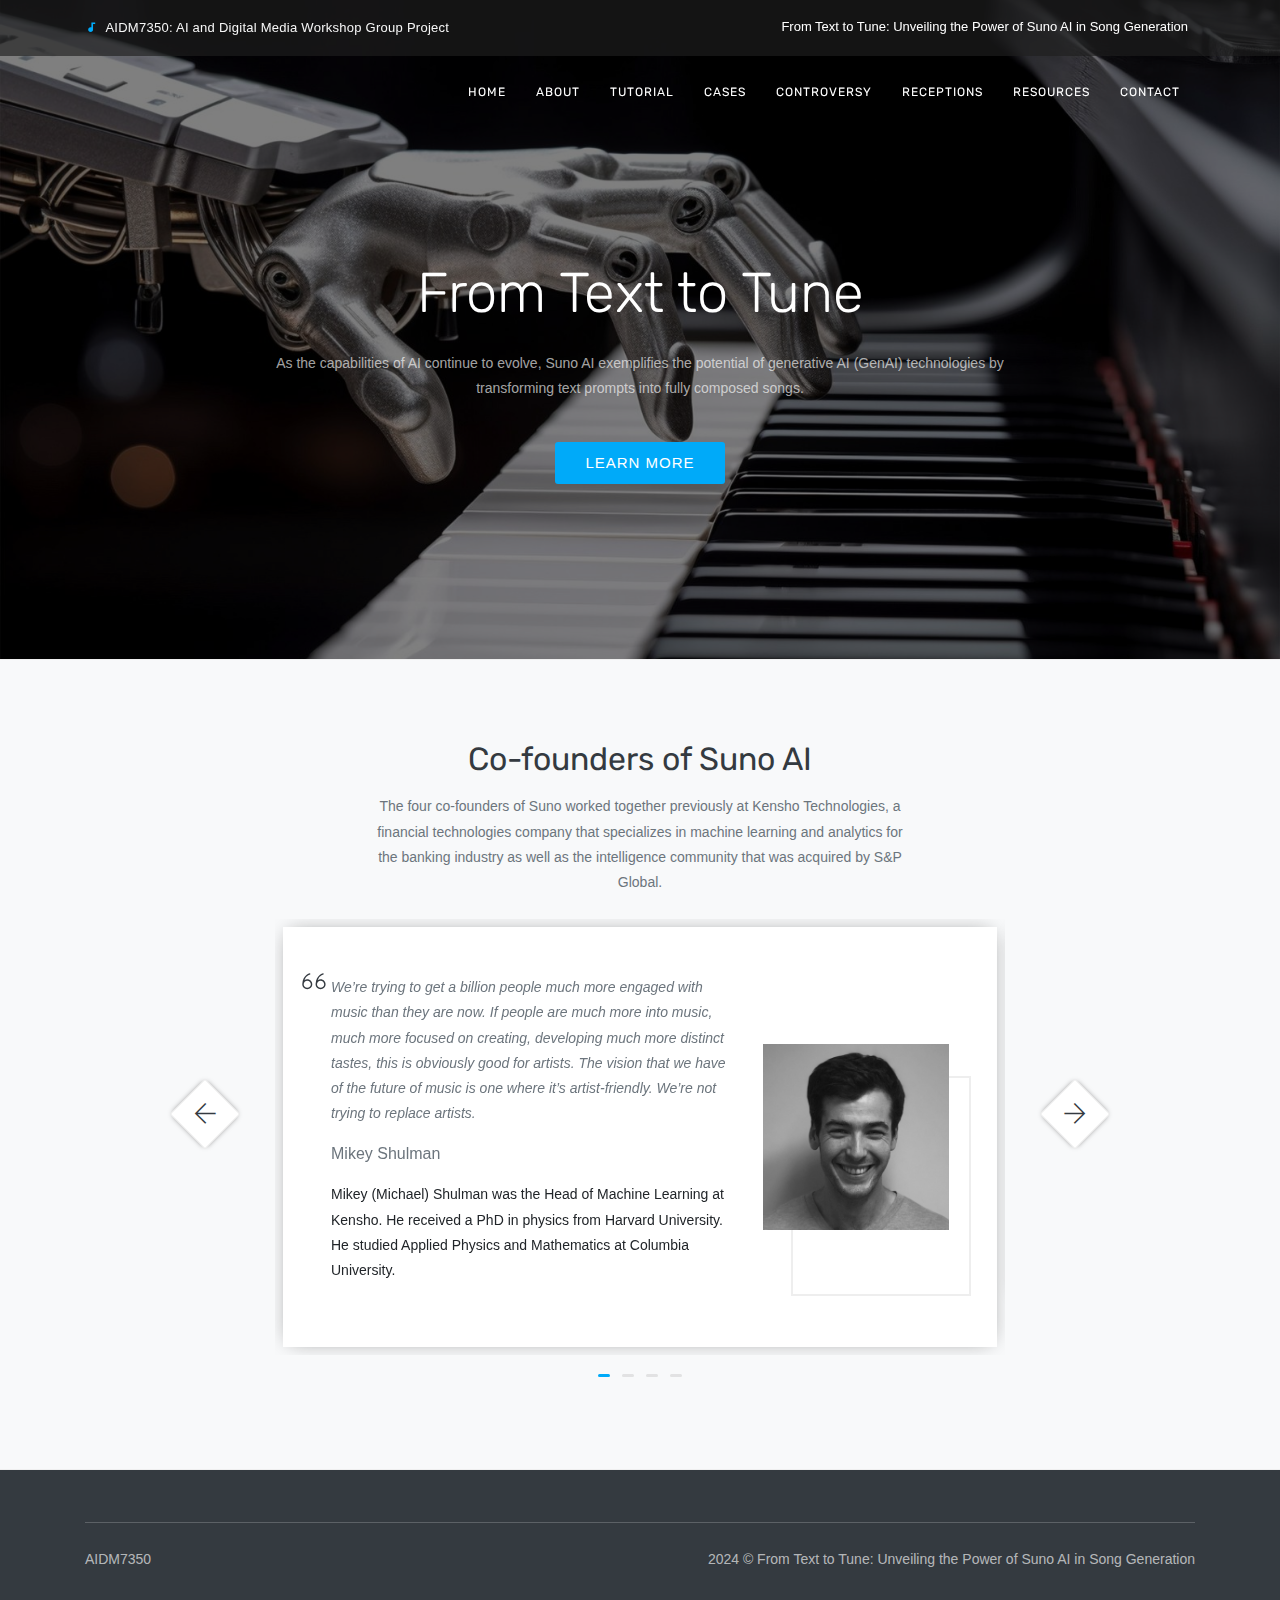
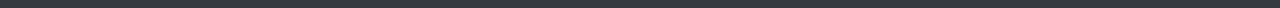
<file: index.html>
<!DOCTYPE html>
<html lang="en" class="no-js">

<head>
    <meta charset="UTF-8">
    <meta name="viewport" content="width=device-width, initial-scale=1">
    <title>From Text to Tune: Unveiling the Power of Suno AI in Song Generation</title>
    <meta name="description" content="" />
    <meta name="keywords" content="" />

    <!-- google font -->
    <link href="https://fonts.googleapis.com/css?family=Open+Sans:300,400,600,700|Rubik:300,400,500,700" rel="stylesheet">

    <!-- Bootstrap core CSS -->
    <link rel="stylesheet" href="css/bootstrap.min.css" type="text/css">

    <!--Material Icon -->
    <link rel="stylesheet" type="text/css" href="css/materialdesignicons.min.css" />

    <link rel="stylesheet" type="text/css" href="css/themify-icons.css" />

    <!--Slider-->
    <link rel="stylesheet" href="css/owl.carousel.css" />
    <link rel="stylesheet" href="css/owl.theme.css" />
    <link rel="stylesheet" href="css/owl.transitions.css" />

    <!-- Custom  Css -->
    <link rel="stylesheet" type="text/css" href="css/style.css" />
    <link rel="stylesheet" href="css/menu.css">

</head>

    <!-- Navigation Bar-->
    <header id="topnav" class="defaultscroll scroll-active">
        <div class="tagline">
            <div class="container">
                <div class="float-left">
                    <div class="phone">
                        <i class="mdi mdi-music-note mr-1 text-custom"></i> AIDM7350: AI and Digital Media Workshop Group Project
                    </div>
                </div>
                <div class="float-right">
                    <ul class="topbar-list list-unstyled d-flex" style="margin: 11px 0px;">
                        <li class="list-inline-item">
                            <a href="index.html">
                                From Text to Tune: Unveiling the Power of Suno AI in Song Generation
                            </a>
                        </li>
                    </ul>
                </div>
                <div class="clearfix"></div>
            </div>
        </div>
        <div class="container">

            <div class="menu-extras">

                <div class="menu-item">
                    <!-- Mobile menu toggle-->
                    <a class="navbar-toggle">
                        <div class="lines">
                            <span></span>
                            <span></span>
                            <span></span>
                        </div>
                    </a>
                    <!-- End mobile menu toggle-->
                </div>
            </div>

            <div id="navigation">

                    <!-- Navigation Menu-->
                    <ul class="navigation-menu">
    
                        <li class="">
                            <a href="index.html">Home</a>
                        </li>
    
                        <li class="has-submenu">
                            <a href="#">About</a>
                            <span class="menu-arrow"></span>
                            <ul class="submenu">
                                <li>
                                    <a href="about.html">What is Suno</a>
                                </li>
                                <li>
                                    <a href="other-GenAI.html">Other GenAI</a>
                                </li>
                            </ul>
                        </li>
                        
                        <li class="">
                            <a href="tutorial.html">Tutorial</a>
                        </li>
    
                        <li class="">
                            <a href="cases.html">Cases</a>
                        </li>
    
                        <li class="">
                            <a href="controversy.html">Controversy</a>
                        </li>
    
                        <li class="">
                            <a href="reception.html">Receptions</a>
                        </li>
    
                        <li class="">
                            <a href="resources.html">Resources</a>
                        </li>
    
                        <li class="">
                            <a href="contact-us.html">contact</a>
                        </li>
                    </ul>
                    <!-- End navigation menu-->
            </div>
        </div>
    </header>
    <!-- End Navigation Bar-->
    

    <!-- HOME START -->
    <section class="bg-home section" id="home">
        <div class="bg-overlay"></div>
        <div class="home-center">
            <div class="home-desc-center">
                <div class="container">
                    <div class="row justify-content-center">
                        <div class="col-lg-8">
                            <div class="home-title text-center">
                                <h1 class="text-white display-4 mb-4">From Text to Tune</h1>
                                <p class="home-desc text-white-50 mb-4">As the capabilities of AI continue to evolve, Suno AI exemplifies the potential of generative AI (GenAI) technologies by transforming text prompts into fully composed songs. </p>
                                <div class="pt-3">
                                    <a href="about.html" class="btn btn-custom">Learn more</a>
                                </div>
                            </div>
                        </div>
                    </div>
                </div>
            </div>
        </div>
    </section>
    <!-- HOME END -->


    <!-- CO-FOUNDER START -->
    <section class="section bg-light">
        <div class="container">
            <div class="row justify-content-center">
                <div class="col-lg-6 col-md-10">
                    <div class="title-name text-center mb-4">
                        <h2 class="text-dark mb-3">Co-founders of Suno AI</h2>
                        <p class="text-muted">
                            The four co-founders of Suno worked together previously at Kensho Technologies, a financial technologies company that specializes in machine learning and analytics for the banking industry as well as the intelligence community that was acquired by S&P Global. 
                        </p>
                    </div>
                </div>
            </div>

            <div class="row justify-content-center">
                <div class="col-lg-8 col-md-10">
                    <div id="owl-demo" class="owl-carousel owl-theme">
                        <div class="item testi-box bg-white p-5 m-2">
                            <div class="row align-items-center">
                                <div class="col-md-8">
                                    <div class="testi-icon">
                                        <i class="ti-quote-left text-dark h4"></i>
                                    </div>                                    
                                    <p class="text-muted font-italic">
                                        We’re trying to get a billion people much more engaged with music than they are now. If people are much more into music, much more focused on creating, developing much more distinct tastes, this is obviously good for artists. The vision that we have of the future of music is one where it’s artist-friendly. We’re not trying to replace artists.
                                    </p>
                                    <ul class="list-inline text-muted">Mikey Shulman</ul>
                                    <p class="text-mute">
                                        Mikey (Michael) Shulman was the Head of Machine Learning at Kensho. He received a PhD in physics from Harvard University. He studied Applied Physics and Mathematics at Columbia University.
                                    </p>
                                </div>
                                
                                <div class="col-md-4">
                                    <div class="testi-img">
                                        <img src="images/co-founders/MikeyShulman.jpeg" class="img-fluid d-block mx-auto position-relative">
                                    </div>
                                </div>
                            </div>
                        </div>

                        <div class="item testi-box bg-white p-5 m-2">
                            <div class="row align-items-center">
                                <div class="col-md-8">
                                    <ul class="list-inline text-muted">Martin Camacho</ul>
                                    <p class="text-muted">
                                        Martin Camacho was Chief Architect at  Kensho, building a financial analytics and machine learning platform for institutional investors. He worked on team-based primary care at Firefly Health.
                                    </p>
                                    <p class="text-muted">
                                        Before that, he studied Computer Science and Mathematics at Harvard, where he wrote a thesis in algebraic graph theory while building Kensho full-time during his senior year. He graduated at age 18.     
                                    </p>
                                </div>

                                <div class="col-md-4">
                                    <div class="testi-img">
                                        <img src="images/co-founders/MartinCamacho.jpeg" class="img-fluid d-block mx-auto position-relative">
                                    </div>
                                </div>
                            </div>
                        </div>

                        <div class="item testi-box bg-white p-5 m-2">
                            <div class="row align-items-center">
                                <div class="col-md-8">
                                    <div class="testi-icon">
                                        <i class="ti-quote-left text-dark h4"></i>
                                    </div>                                    
                                    <p class="text-muted font-italic">
                                        You can make great music, whether you're a shower singer or a charting artist. No instrument needed, just imagination.
                                    </p>
                                    <ul class="list-inline text-muted">Georg Kucsko</ul>
                                    <p class="text-muted">
                                        Georg Kucsko was Head of Machine Learning R&D at Kensho. His areas of research include natural language processing, speech recognition, and unstructured data analysis. Georg received his PhD in physics from Harvard University, where he studied color centers in diamond for applications in quantum computation and biological sensing.
                                    </p>
                                </div>

                                <div class="col-md-4">
                                    <div class="testi-img">
                                        <img src="images/co-founders/GeorgKucsko.jpeg" class="img-fluid d-block mx-auto position-relative">
                                    </div>
                                </div>
                            </div>
                        </div>
                        <div class="item testi-box bg-white p-5 m-2">
                            <div class="row align-items-center">
                                <div class="col-md-8">
                                    <div class="testi-icon">
                                        <i class="ti-quote-left text-dark h4"></i>
                                    </div>                                    
                                    <p class="text-muted font-italic">
                                        (On Suno's Valentine's Day Campaign) The experience is inspired by the age-old art of the mixtape. We partnered with Feels Like to design a simple, guided experience you can use to send a personalised song to a friend, a lover or a family member. It’s a reason for people to play and experience music in new ways, which is what we’re all about at Suno.
                                    </p>
                                    <ul class="list-inline text-muted">Keenan Freyberg</ul>
                                    <p class="text-muted">
                                        Keenan Freyberg was the Head of Strategic Initiatives at Kensho Technologies. Keenan studied International Affairs, concentrations in Economics and Russian at Washington University.
                                    </p>
                                </div>

                                <div class="col-md-4">
                                    <div class="testi-img">
                                        <img src="images/co-founders/KeenanFreyberg.jpeg" class="img-fluid d-block mx-auto position-relative">
                                    </div>
                                </div>
                            </div>
                        </div>
                    </div>
                </div>
            </div>
        </div>
    </section>
    <!-- CO-FOUNDER END -->


    <!--FOOTER START-->
    <section class="bg-footer">
        <div class="container">
            <hr class="footer-border">
            <div class="row">
                <div class="col-lg-12">
                    <div class="text-white-50">
                        <div class="float-left pull-none mt-2">
                            <p class="mb-0"><a href="" class="text-white-50">AIDM7350</a></p>
                        </div>
                        <div class="float-right pull-none mt-2">
                            <p class="mb-0">2024 © From Text to Tune: Unveiling the Power of Suno AI in Song Generation </p>
                        </div>
                    </div>
                </div>
            </div>
        </div>
    </section>
    <!--FOOTER END-->


    <!-- JAVASCRIPTS -->
    <script src="js/jquery.min.js"></script>
    <script src="js/popper.min.js"></script>
    <script src="js/bootstrap.min.js"></script>
    <script src="js/jquery.easing.min.js"></script>
    <script src="js/scrollspy.min.js"></script>
    <!-- Magnific Popup -->
    <script src="js/jquery.magnific-popup.min.js"></script>
    <!-- filter -->
    <script src="js/isotope.js"></script>
    <script src="js/masonry.pkgd.min.js"></script>
    <!-- carousel -->
    <script src="js/owl.carousel.min.js"></script>
    <!-- portfolio filter -->
    <script src="js/portfolio-filter.js"></script>

    <script src="js/app.js"></script>

    <script>
        //owlCarousel
        $("#owl-demo").owlCarousel({
            autoPlay: 3000,
            navigation: true,
            slideSpeed: 300,
            paginationSpeed: 400,
            singleItem: true,
            navigationText: ["<i class='ti-arrow-left'></i>", "<i class='ti-arrow-right'></i>"]
        });
    </script>
</body>
</html>
</file>
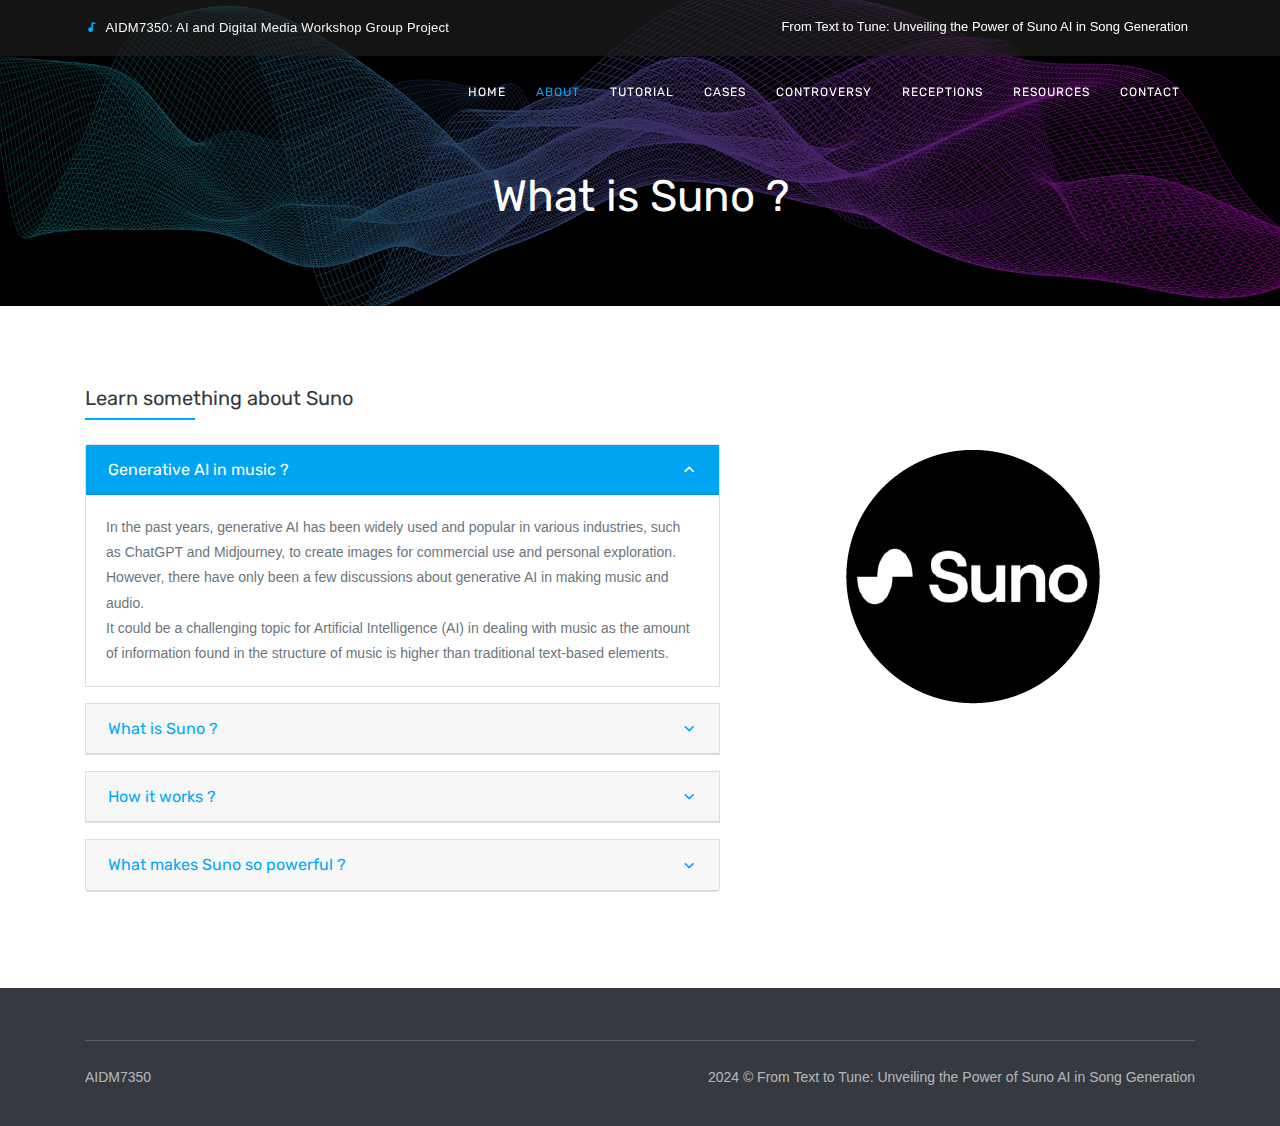
<file: about.html>
<!DOCTYPE html>
<html lang="en" class="no-js">

<head>
    <meta charset="UTF-8">
    <meta name="viewport" content="width=device-width, initial-scale=1">
    <title>From Text to Tune: Unveiling the Power of Suno AI in Song Generation</title>
    <meta name="description" content="" />
    <meta name="keywords" content="" />

    <!-- google font -->
    <link href="https://fonts.googleapis.com/css?family=Open+Sans:300,400,600,700|Rubik:300,400,500,700" rel="stylesheet">

    <!-- Bootstrap core CSS -->
    <link rel="stylesheet" href="css/bootstrap.min.css" type="text/css">

    <!--Material Icon -->
    <link rel="stylesheet" type="text/css" href="css/materialdesignicons.min.css" />

    <link rel="stylesheet" type="text/css" href="css/themify-icons.css" />

    <!--Slider-->
    <link rel="stylesheet" href="css/owl.carousel.css" />
    <link rel="stylesheet" href="css/owl.theme.css" />
    <link rel="stylesheet" href="css/owl.transitions.css" />

    <!-- Custom  Css -->
    <link rel="stylesheet" type="text/css" href="css/style.css" />
    <link rel="stylesheet" href="css/menu.css">

</head>

    <!-- Navigation Bar-->
    <header id="topnav" class="defaultscroll scroll-active">
        <div class="tagline">
            <div class="container">
                <div class="float-left">
                    <div class="phone">
                        <i class="mdi mdi-music-note mr-1 text-custom"></i> AIDM7350: AI and Digital Media Workshop Group Project
                    </div>
                </div>
                <div class="float-right">
                    <ul class="topbar-list list-unstyled d-flex" style="margin: 11px 0px;">
                        <li class="list-inline-item">
                            <a href="index.html">
                                From Text to Tune: Unveiling the Power of Suno AI in Song Generation
                            </a>
                        </li>
                    </ul>
                </div>
                <div class="clearfix"></div>
            </div>
        </div>
        <div class="container">

            <div class="menu-extras">

                <div class="menu-item">
                    <!-- Mobile menu toggle-->
                    <a class="navbar-toggle">
                        <div class="lines">
                            <span></span>
                            <span></span>
                            <span></span>
                        </div>
                    </a>
                    <!-- End mobile menu toggle-->
                </div>
            </div>

            <div id="navigation">

                    <!-- Navigation Menu-->
                    <ul class="navigation-menu">
    
                        <li class="">
                            <a href="index.html">Home</a>
                        </li>
    
                        <li class="has-submenu">
                            <a href="#">About</a>
                            <span class="menu-arrow"></span>
                            <ul class="submenu">
                                <li>
                                    <a href="about.html">What is Suno</a>
                                </li>
                                <li>
                                    <a href="other-GenAI.html">Other GenAI</a>
                                </li>
                            </ul>
                        </li>
                        
                        <li class="">
                            <a href="tutorial.html">Tutorial</a>
                        </li>
    
                        <li class="">
                            <a href="cases.html">Cases</a>
                        </li>
    
                        <li class="">
                            <a href="controversy.html">Controversy</a>
                        </li>
    
                        <li class="">
                            <a href="reception.html">Receptions</a>
                        </li>
    
                        <li class="">
                            <a href="resources.html">Resources</a>
                        </li>
    
                        <li class="">
                            <a href="contact-us.html">contact</a>
                        </li>
                    </ul>
                    <!-- End navigation menu-->
            </div>
        </div>
    </header>
    <!-- End Navigation Bar-->


    <!-- ABOUT HOME START -->
    <section class="faq-home section" id="home">
        <div class="bg-overlay"></div>
        <div class="home-center">
            <div class="home-desc-center">
                <div class="container">
                    <div class="row justify-content-center">
                        <div class="col-lg-8">
                            <div class="home-page-title text-center">
                                <h1 class="text-white mb-2">What is Suno ?</h1>
                            </div>
                        </div>
                    </div>
                </div>
            </div>
        </div>
    </section>
    <!-- ABOUT HOME START -->


    <!-- ABOUT START -->
    <section class="section">
        <div class="container">
        <div class="row">
            <div class="col-lg-7">
                <div class="faq-content">
                    <h5 class="text-dark">Learn something about Suno</h5>
                    <div class="team-details-border mt-2 mb-4"></div>
                    <div class="accordion mt-4" id="accordionExample">
                            <div class="card mb-3">
                                <a data-toggle="collapse" href="#collapseOne" class="faq" aria-expanded="true" aria-controls="collapseOne">
                                    <div class="card-header" id="headingOne">
                                        <h6 class="mb-0 faq-question">Generative AI in music ?</h6>
                                    </div>
                                </a>
                                <div id="collapseOne" class="collapse show" aria-labelledby="headingOne" data-parent="#accordionExample">
                                    <div class="card-body">
                                        <p class="text-muted mb-0 faq-ans">In the past years, generative AI has been widely used and popular in various industries, such as ChatGPT and Midjourney, to create images for commercial use and personal exploration. However, there have only been a few discussions about generative AI in making music and audio.</p>
                                        <p class="text-muted mb-0 faq-ans">It could be a challenging topic for Artificial Intelligence (AI) in dealing with music as the amount of information found in the structure of music is higher than traditional text-based elements.</p>                                         
                                                                                
                                    </div>
                                </div>
                            </div>
                            <!-- collapse one end -->

                            <div class="card mb-3">
                                <a data-toggle="collapse" href="#collapseTwo" class="faq collapsed" aria-expanded="false" aria-controls="collapseTwo">
                                    <div class="card-header" id="headingTwo">
                                        <h6 class="mb-0 faq-question">What is Suno ?</h6>
                                    </div>
                                </a>
                                <div id="collapseTwo" class="collapse" aria-labelledby="headingTwo" data-parent="#accordionExample">
                                    <div class="card-body">
                                        <p class="text-muted mb-0 faq-ans">Suno AI is a newly generative AI platform for music, with the power to enable users to create with imagination with text by prompting based on its own trained model behind, just like the “ChatGPT for Music.”
                                        </p>
                                    </div>
                                </div>
                            </div>
                            <!-- collapse two end -->

                            <div class="card mb-3">
                                <a data-toggle="collapse" href="#collapsethree" class="faq collapsed" aria-expanded="false" aria-controls="collapsethree">
                                    <div class="card-header" id="headingthree">
                                        <h6 class="mb-0 faq-question">How it works ?</h6>
                                    </div>
                                </a>
                                <div id="collapsethree" class="collapse" aria-labelledby="headingthree" data-parent="#accordionExample">
                                    <div class="card-body">
                                        <p class="text-muted mb-0 faq-ans">Although Suno AI does not reveal the principle of its processing behind it, machine learning and deep learning are commonly used in the AI generation of music production. For instance, Recurrent Neural Networks (RNN) can be used for the interpretation of input sequences to generate the outcomes, while Long Short Term Memory (LSTM) networks can capture the thematic development of the music piece.</p>
                                        <br>
                                        <p class="text-muted mb-0 faq-ans">With the additional help of Convolutional Neural Networks (CNNs), feature extraction can be executed in the music training datasets. The model is trained with numerous datasets to learn the patterns of the musical structures, including the compositions, genres, and styles in different types of music.</p>
                                    </div>
                                </div>
                            </div>
                            <!-- collapse three end -->

                            <div class="card mb-3">
                                <a data-toggle="collapse" href="#collapsefour" class="faq collapsed" aria-expanded="false" aria-controls="collapsefour">
                                    <div class="card-header" id="headingfour">
                                        <h6 class="mb-0 faq-question">What makes Suno so powerful ?</h6>
                                    </div>
                                </a>
                                <div id="collapsefour" class="collapse" aria-labelledby="headingfour" data-parent="#accordionExample">
                                    <div class="card-body">
                                        <h5>The Semantic Recognition power</h5>
                                        <p class="text-muted mb-0 faq-ans">In contrast to previous generative AI platforms primarily relying on pattern recognition and statistical modeling, Suno integrates natural language processing (NLP) methods to understand textual prompts. This empowers Suno to compose music that maintains structural coherence and resonates thematically with the user's input.</p>
                                        <br>
                                        <h5>Extensive Customization</h5>
                                        <p class="text-muted mb-0 faq-ans">Suno provides high customization and interactivity, allowing users to input specific text prompts and adjust various parameters to tailor the generated music to their preferences. Users can define genre preferences, mood, instrumentation, and other musical aspects, resulting in a deeply personalized and immersive journey.</p>
                                        <br>
                                        <h5>Seamless Integration of Text and Music</h5>
                                        <p class="text-muted mb-0 faq-ans">Suno seamlessly integrates text and music generation processes, ensuring the generated compositions reflect the intended themes and emotions conveyed in the input text. By dynamically adjusting musical parameters based on the semantic content of the text, Suno produces compositions that feel cohesive and expressive.</p>
                                        <br>
                                        <h5>Scalability and Performance</h5>
                                        <p class="text-muted mb-0 faq-ans">It handles enormous volumes of data and computational tasks with efficiency. Suno maintains a high-performance level to deliver fast and convincing results and ensure the growing demand for users in the music production industry.</p>

                                    </div>
                                </div>
                            </div>
                            <!-- collapse four end -->

                        </div>
                    </div>
            </div>
        <div class="col-lg-5">
            <div class="faq-img">
                <img src="images/faq-img.png" class="img-fluid d-block mx-auto">
            </div>
        </div>
    </section>
    <!-- ABOUT END -->


    <!--FOOTER START-->
    <section class="bg-footer">
        <div class="container">
            <hr class="footer-border">
            <div class="row">
                <div class="col-lg-12">
                    <div class="text-white-50">
                        <div class="float-left pull-none mt-2">
                            <p class="mb-0"><a href="" class="text-white-50">AIDM7350</a></p>
                        </div>
                        <div class="float-right pull-none mt-2">
                            <p class="mb-0">2024 © From Text to Tune: Unveiling the Power of Suno AI in Song Generation </p>
                        </div>
                    </div>
                </div>
            </div>
        </div>
    </section>
    <!--FOOTER END-->


    <!-- JAVASCRIPTS -->
    <script src="js/jquery.min.js"></script>
    <script src="js/popper.min.js"></script>
    <script src="js/bootstrap.min.js"></script>
    <script src="js/jquery.easing.min.js"></script>
    <script src="js/scrollspy.min.js"></script>
    <!-- Magnific Popup -->
    <script src="js/jquery.magnific-popup.min.js"></script>
    <!-- filter -->
    <script src="js/isotope.js"></script>
    <script src="js/masonry.pkgd.min.js"></script>
    <!-- portfolio filter -->
    <script src="js/portfolio-filter.js"></script>
    <script src="js/app.js"></script>
</body>
</html>
</file>
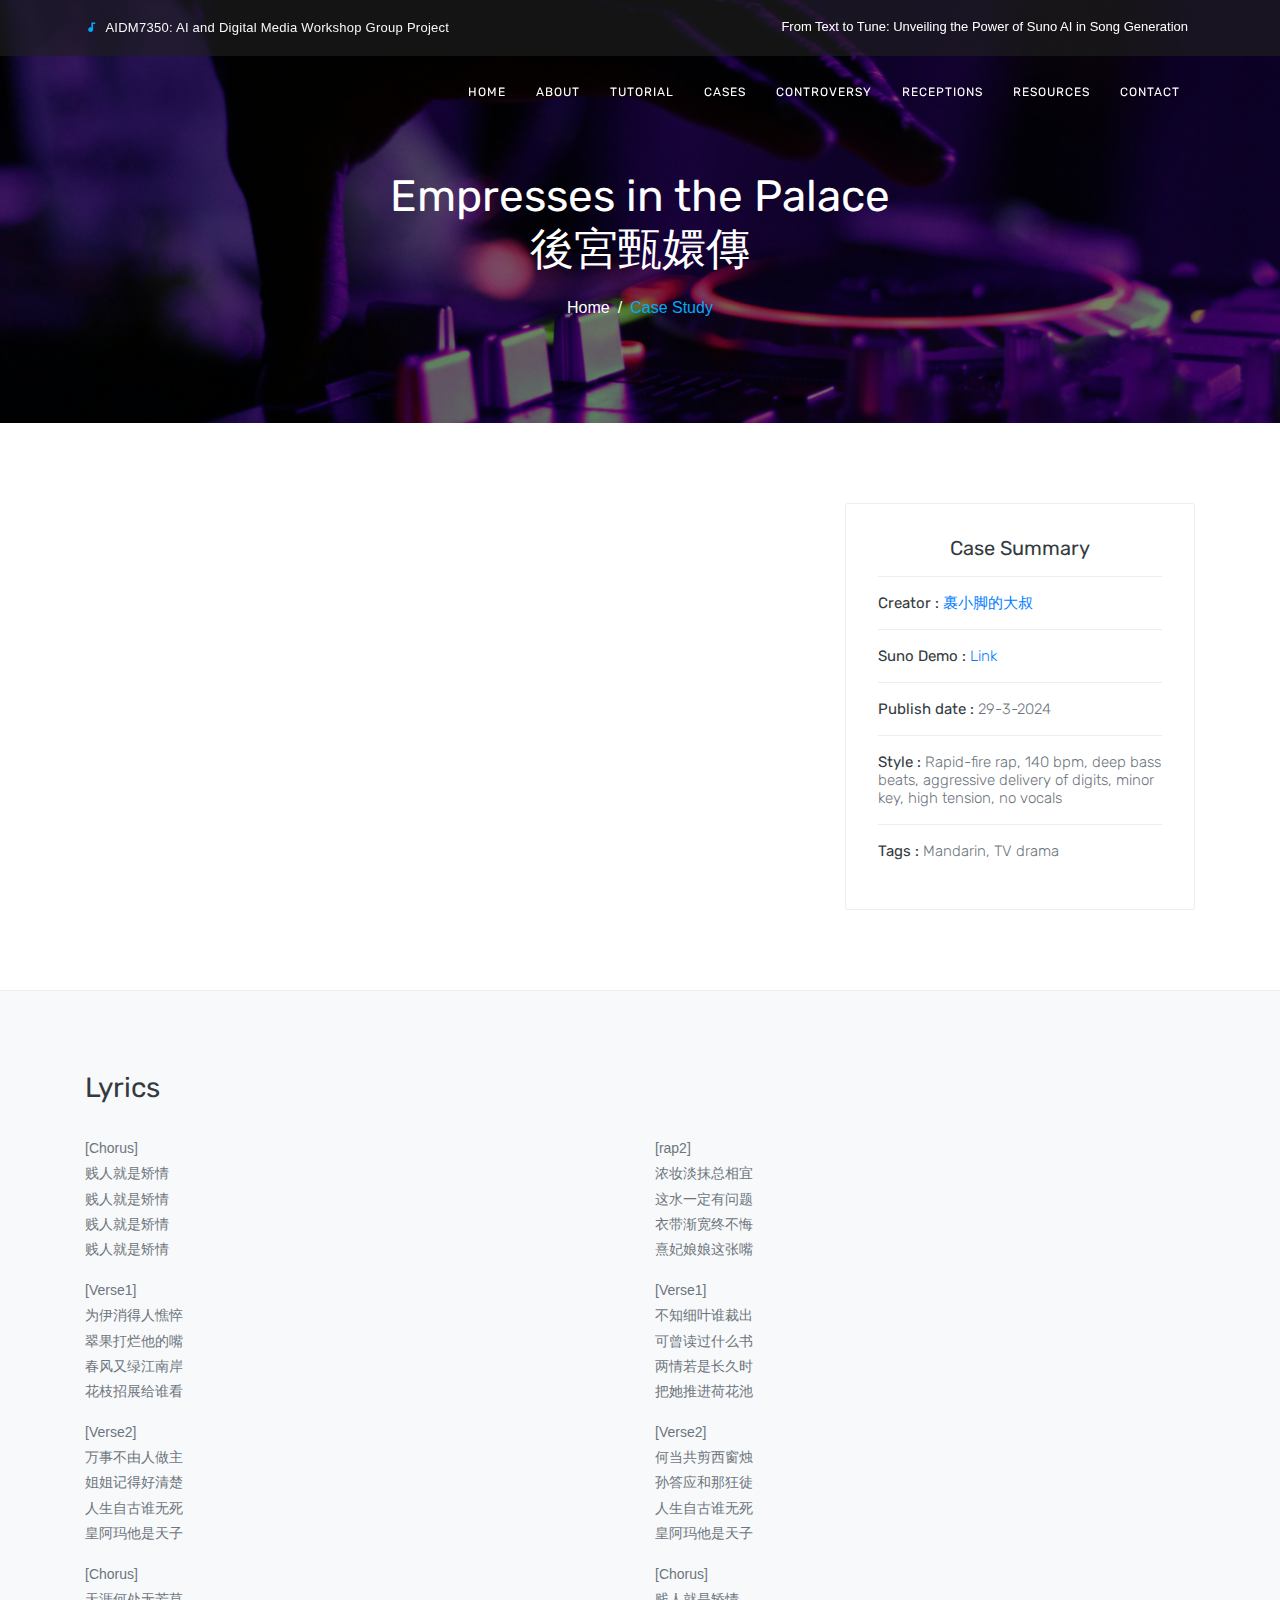
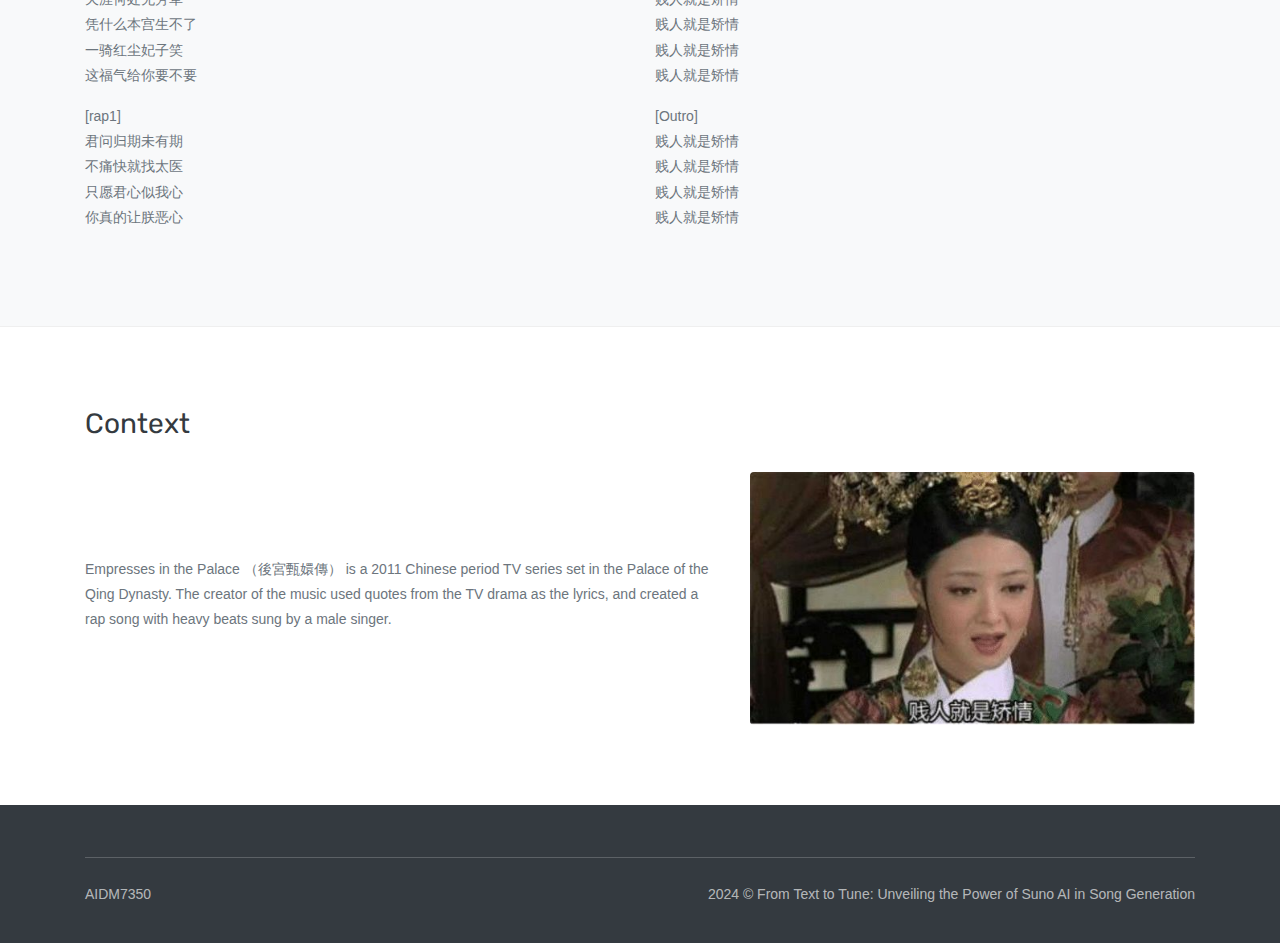
<file: case-empresses.html>
<!DOCTYPE html>
<html lang="en" class="no-js">

<head>
    <meta charset="UTF-8">
    <meta name="viewport" content="width=device-width, initial-scale=1">
    <title>From Text to Tune: Unveiling the Power of Suno AI in Song Generation</title>
    <meta name="description" content="" />
    <meta name="keywords" content="" />

    <!-- google font -->
    <link href="https://fonts.googleapis.com/css?family=Open+Sans:300,400,600,700|Rubik:300,400,500,700" rel="stylesheet">

    <!-- Bootstrap core CSS -->
    <link rel="stylesheet" href="css/bootstrap.min.css" type="text/css">

    <!--Material Icon -->
    <link rel="stylesheet" type="text/css" href="css/materialdesignicons.min.css" />

    <link rel="stylesheet" type="text/css" href="css/themify-icons.css" />

    <!--Slider-->
    <link rel="stylesheet" href="css/owl.carousel.css" />
    <link rel="stylesheet" href="css/owl.theme.css" />
    <link rel="stylesheet" href="css/owl.transitions.css" />

    <!-- Custom  Css -->
    <link rel="stylesheet" type="text/css" href="css/style.css" />
    <link rel="stylesheet" href="css/menu.css">

</head>

    <!-- Navigation Bar-->
    <header id="topnav" class="defaultscroll scroll-active">
        <div class="tagline">
            <div class="container">
                <div class="float-left">
                    <div class="phone">
                        <i class="mdi mdi-music-note mr-1 text-custom"></i> AIDM7350: AI and Digital Media Workshop Group Project
                    </div>
                </div>
                <div class="float-right">
                    <ul class="topbar-list list-unstyled d-flex" style="margin: 11px 0px;">
                        <li class="list-inline-item">
                            <a href="index.html">
                                From Text to Tune: Unveiling the Power of Suno AI in Song Generation
                            </a>
                        </li>
                    </ul>
                </div>
                <div class="clearfix"></div>
            </div>
        </div>
        <div class="container">

            <div class="menu-extras">

                <div class="menu-item">
                    <!-- Mobile menu toggle-->
                    <a class="navbar-toggle">
                        <div class="lines">
                            <span></span>
                            <span></span>
                            <span></span>
                        </div>
                    </a>
                    <!-- End mobile menu toggle-->
                </div>
            </div>

            <div id="navigation">

                    <!-- Navigation Menu-->
                    <ul class="navigation-menu">
    
                        <li class="">
                            <a href="index.html">Home</a>
                        </li>
    
                        <li class="has-submenu">
                            <a href="#">About</a>
                            <span class="menu-arrow"></span>
                            <ul class="submenu">
                                <li>
                                    <a href="about.html">What is Suno</a>
                                </li>
                                <li>
                                    <a href="other-GenAI.html">Other GenAI</a>
                                </li>
                            </ul>
                        </li>
                        
                        <li class="">
                            <a href="tutorial.html">Tutorial</a>
                        </li>
    
                        <li class="">
                            <a href="cases.html">Cases</a>
                        </li>
    
                        <li class="">
                            <a href="controversy.html">Controversy</a>
                        </li>
    
                        <li class="">
                            <a href="reception.html">Receptions</a>
                        </li>
    
                        <li class="">
                            <a href="resources.html">Resources</a>
                        </li>
    
                        <li class="">
                            <a href="contact-us.html">contact</a>
                        </li>
                    </ul>
                    <!-- End navigation menu-->
            </div>
        </div>
    </header>
    <!-- End Navigation Bar-->


    <!-- PROJECT DETAILS HOME START -->
    <section class="project-details-home section" id="home">
        <div class="bg-overlay"></div>
        <div class="home-center">
            <div class="home-desc-center">
                <div class="container">
                    <div class="row justify-content-center">
                        <div class="col-lg-8">
                            <div class="home-page-title text-center">
                                <h1 class="text-white mb-2">Empresses in the Palace<br>後宮甄嬛傳</h1>
                                <nav aria-label="breadcrumb">
                                    <ol class="breadcrumb justify-content-center bg-transparent">
                                        <li class="breadcrumb-item text-white"><a href="index.html" class="text-white">Home</a></li>
                                        <li class="breadcrumb-item  active" aria-current="page"><a href="cases.html" class="text-custom">Case Study</a></li>
                                    </ol>
                                </nav>
                            </div>
                        </div>
                    </div>
                </div>
            </div>
        </div>
    </section>
    <!-- PROJECT DETAILS HOME END -->


    <!-- PROJECT DETAILS START -->
    <section class="section">
        <div class="container">
            <div class="row">
                <div class="col-lg-8">
                    <div class="project-details-img mo-mb-20">
                        <iframe width="700" height="394" src="https://www.youtube.com/embed/UUTgzS_4J5I?si=oF16oyIuSacFrj0H&amp;start=16" title="YouTube video player" frameborder="0" allow="accelerometer; autoplay; clipboard-write; encrypted-media; gyroscope; picture-in-picture; web-share" referrerpolicy="strict-origin-when-cross-origin" allowfullscreen></iframe>
                    </div>
                </div>

                <div class="col-lg-4">
                    <div class="project-details-box">
                        <h5 class="mb-3 text-center text-dark">Case Summary</h5>
                        <ul class="project-details list-inline mb-0">
                            <li class="top-border"><h6 class="mb-0 text-dark">Creator : <span class="text-muted"><a href="https://www.youtube.com/@gxjdds" target="_blank">裹小脚的大叔</a></span></h6></li>

                            <li class="top-border"><h6 class="mb-0 text-dark">Suno Demo : <span class="text-muted"><a href="https://suno.com/song/28e835bf-e8ef-47f3-8667-f27417220794" target="_blank">Link</a></span></h6></li>

                            <li class="top-border"><h6 class="mb-0 text-dark">Publish date : <span class="text-muted">29-3-2024</span></h6></li>

                            <li class="top-border"><h6 class="mb-0 text-dark">Style : <span class="text-muted">Rapid-fire rap, 140 bpm, deep bass beats, aggressive delivery of digits, minor key, high tension, no vocals</span></h6></li>

                            <li class="top-border"><h6 class="mb-0 text-dark">Tags : <span class="text-muted">Mandarin, TV drama</span></h6></li>

                        </ul>
                    </div>
                </div>
            </div>
        </div>
    </section>
    <!-- PROJECT DETAILS END -->


    <!-- PROJECT DESCRIPTION START -->
    <section class="section bg-light">
        <div class="container">
            <div class="row">
                <div class="col-lg-12">
                    <h3 class="text-dark">Lyrics</h3>
                </div>
            </div>

            <div class="row">
                <div class="col-lg-6">
                    <div class="project-desc mt-4">
                        <p class="mb-3 text-muted">
                            [Chorus]<br>
                            贱人就是矫情<br>
                            贱人就是矫情<br>
                            贱人就是矫情<br>
                            贱人就是矫情
                        </p>
                        <p class="mb-3 text-muted">
                            [Verse1] <br>
                            为伊消得人憔悴<br>
                            翠果打烂他的嘴<br>
                            春风又绿江南岸<br>
                            花枝招展给谁看
                        </p>
                        <p class="mb-3 text-muted">
                            [Verse2]<br>
                            万事不由人做主<br>
                            姐姐记得好清楚<br>
                            人生自古谁无死<br>
                            皇阿玛他是天子
                        </p>
                        <p class="mb-3 text-muted">
                            [Chorus]<br>
                            天涯何处无芳草<br>
                            凭什么本宫生不了<br>
                            一骑红尘妃子笑<br>
                            这福气给你要不要
                        </p>
                        <p class="mb-3 text-muted">
                            [rap1]<br>
                            君问归期未有期<br>
                            不痛快就找太医<br>
                            只愿君心似我心<br>
                            你真的让朕恶心
                        </p>
                    </div>
                </div>

                <div class="col-lg-6">
                    <div class="project-desc mt-4">
                        <p class="mb-3 text-muted">
                            [rap2]<br>
                            浓妆淡抹总相宜<br>
                            这水一定有问题<br>
                            衣带渐宽终不悔<br>
                            熹妃娘娘这张嘴
                        </p>
                        <p class="mb-3 text-muted">
                            [Verse1] <br>
                            不知细叶谁裁出<br>
                            可曾读过什么书<br>
                            两情若是长久时<br>
                            把她推进荷花池
                        </p>
                        <p class="mb-3 text-muted">
                            [Verse2]<br>
                            何当共剪西窗烛<br>
                            孙答应和那狂徒<br>
                            人生自古谁无死<br>
                            皇阿玛他是天子
                        </p>
                        <p class="mb-3 text-muted">
                            [Chorus]<br>
                            贱人就是矫情<br>
                            贱人就是矫情<br>
                            贱人就是矫情<br>
                            贱人就是矫情
                        </p>
                        <p class="mb-3 text-muted">
                            [Outro]<br>
                            贱人就是矫情<br>
                            贱人就是矫情<br>
                            贱人就是矫情<br>
                            贱人就是矫情
                        </p>
                    </div>
                </div>
            </div>
        </div>
    </section>
    <!-- PROJECT DESCRIPTION END -->


    <!-- CONTEXT START -->
    <section class="section">
        <div class="container">
            <div class="row">
                <div class="col-lg-12">
                    <h3 class="text-dark">Context</h3>
                </div>
            </div>

            <div class="row align-items-center">
                <div class="col-lg-7">
                    <p class="mb-2 mt-4 text-muted">
                        Empresses in the Palace （後宮甄嬛傳） is a 2011 Chinese period TV series set in the Palace of the Qing Dynasty. The creator of the music used quotes from the TV drama as the lyrics, and created a rap song with heavy beats sung by a male singer. 
                    </p>
                </div>

                <div class="col-lg-5">
                    <div class="project-details-video mt-4 position-relative">
                        <div class="startup-about-img">
                            <img src="images/cases/Empresses.jpeg" alt="" class="img-fluid mx-auto d-block rounded">
                        </div>
                    </div>
                </div>
            </div>
        </div>
    </section>
    <!-- CONTEXT END -->


    <!--FOOTER START-->
    <section class="bg-footer">
        <div class="container">
            <hr class="footer-border">
            <div class="row">
                <div class="col-lg-12">
                    <div class="text-white-50">
                        <div class="float-left pull-none mt-2">
                            <p class="mb-0"><a href="" class="text-white-50">AIDM7350</a></p>
                        </div>
                        <div class="float-right pull-none mt-2">
                            <p class="mb-0">2024 © From Text to Tune: Unveiling the Power of Suno AI in Song Generation </p>
                        </div>
                    </div>
                </div>
            </div>
        </div>
    </section>
    <!--FOOTER END-->

    
    <!-- JAVASCRIPTS -->
    <script src="js/jquery.min.js"></script>
    <script src="js/popper.min.js"></script>
    <script src="js/bootstrap.min.js"></script>
    <script src="js/jquery.easing.min.js"></script>
    <script src="js/scrollspy.min.js"></script>
    <!-- Magnific Popup -->
    <script src="js/jquery.magnific-popup.min.js"></script>

    <script src="js/app.js"></script>
</body>
</html>
</file>
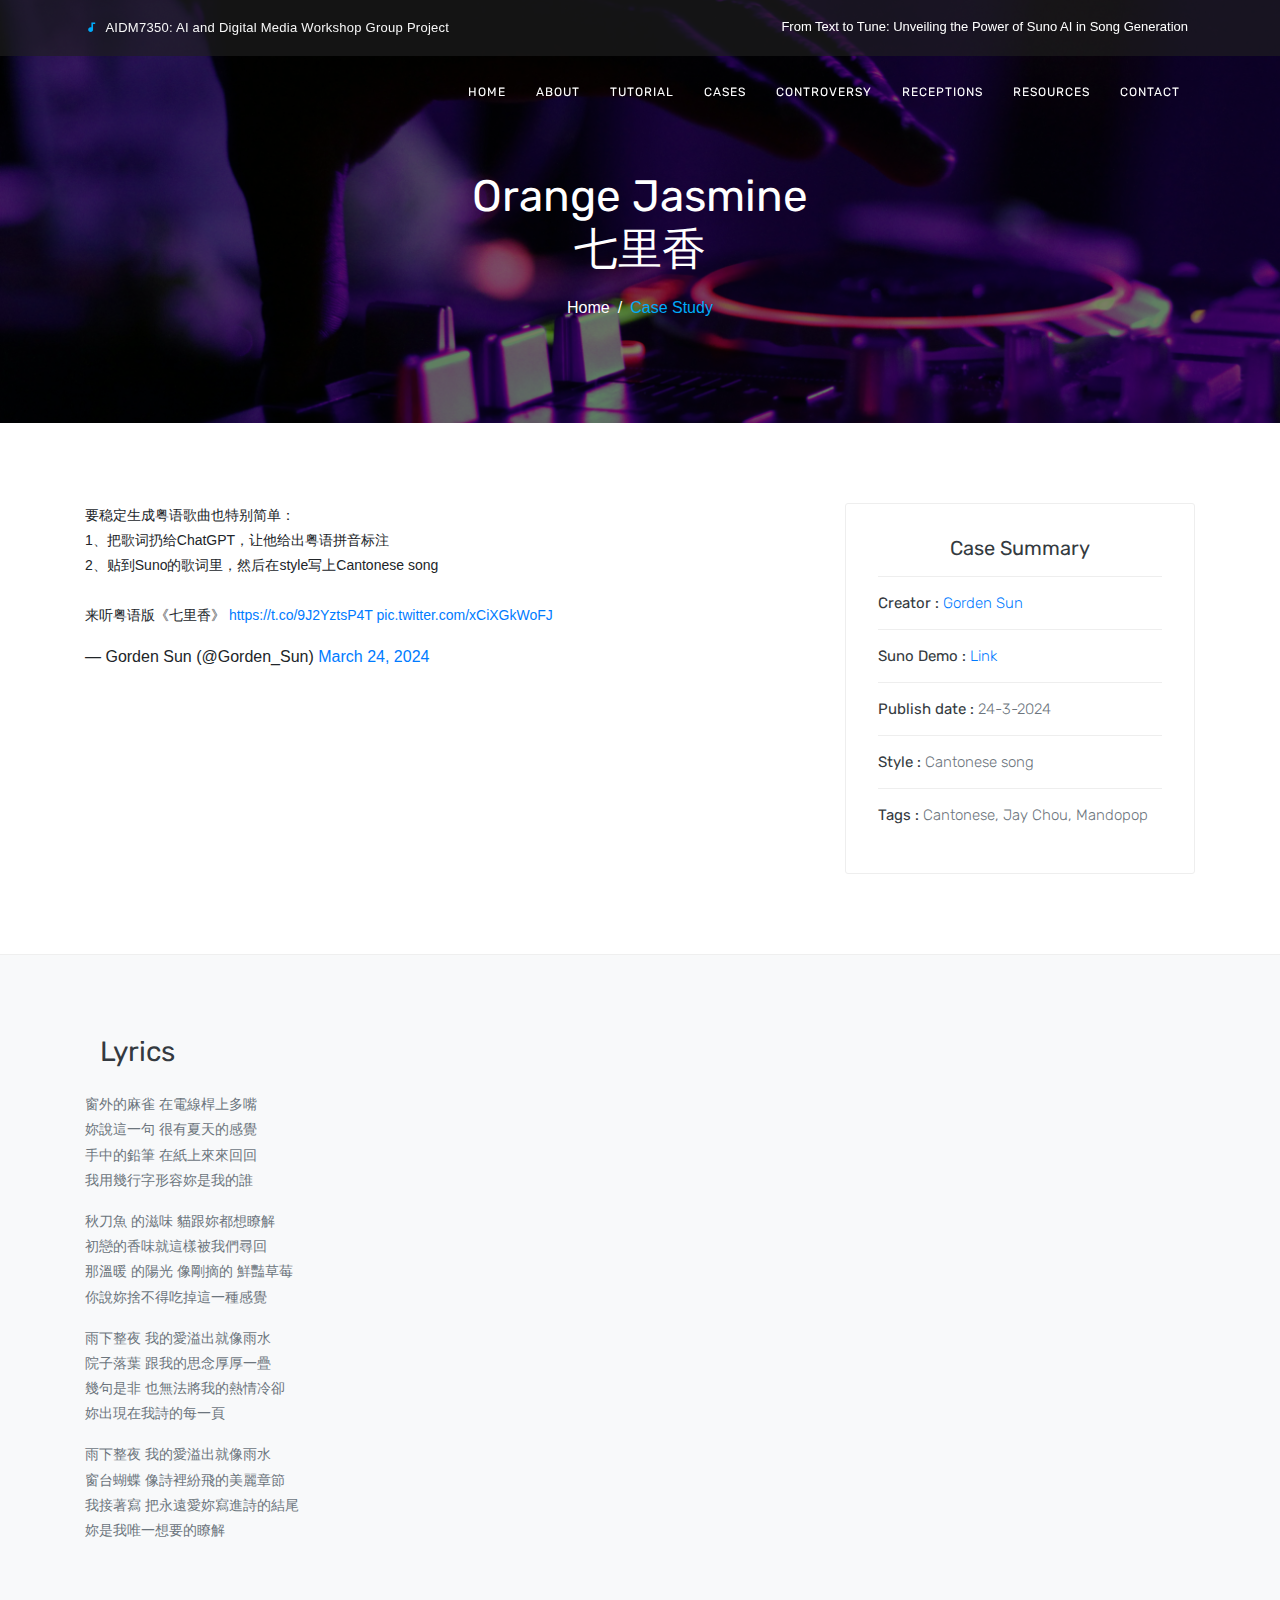
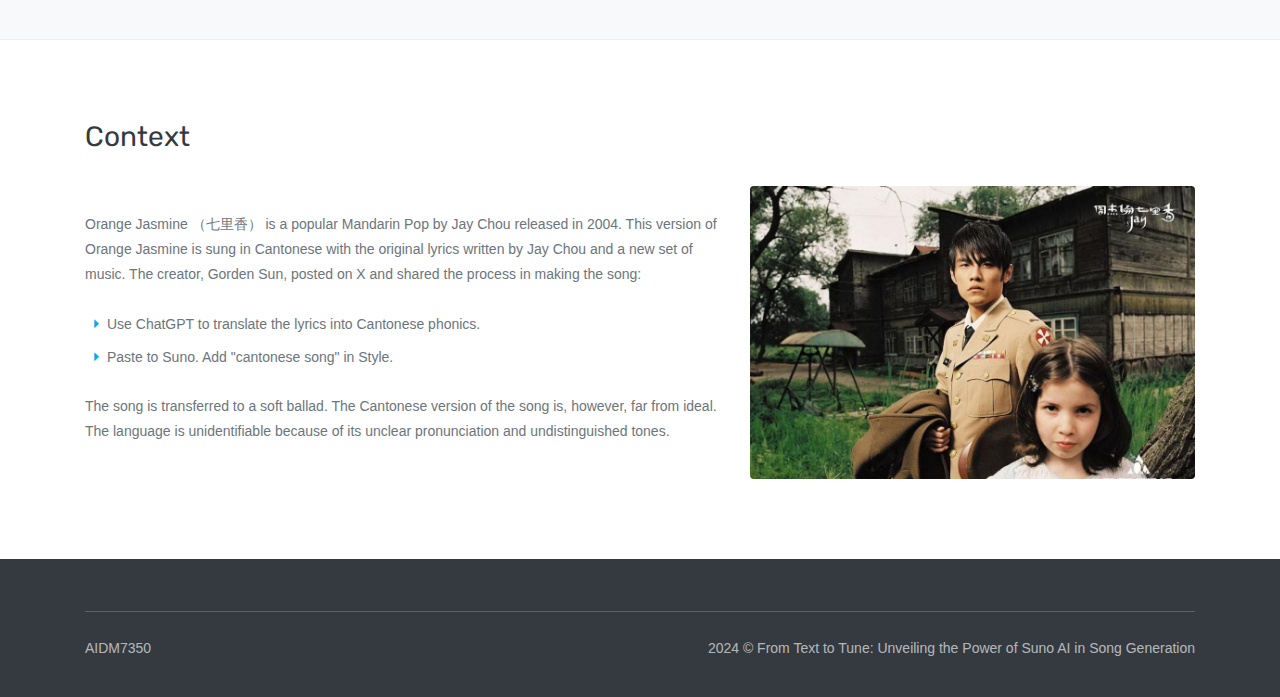
<file: case-jaychou.html>
<!DOCTYPE html>
<html lang="en" class="no-js">

<head>
    <meta charset="UTF-8">
    <meta name="viewport" content="width=device-width, initial-scale=1">
    <title>From Text to Tune: Unveiling the Power of Suno AI in Song Generation</title>
    <meta name="description" content="" />
    <meta name="keywords" content="" />

    <!-- google font -->
    <link href="https://fonts.googleapis.com/css?family=Open+Sans:300,400,600,700|Rubik:300,400,500,700" rel="stylesheet">

    <!-- Bootstrap core CSS -->
    <link rel="stylesheet" href="css/bootstrap.min.css" type="text/css">

    <!--Material Icon -->
    <link rel="stylesheet" type="text/css" href="css/materialdesignicons.min.css" />

    <link rel="stylesheet" type="text/css" href="css/themify-icons.css" />

    <!--Slider-->
    <link rel="stylesheet" href="css/owl.carousel.css" />
    <link rel="stylesheet" href="css/owl.theme.css" />
    <link rel="stylesheet" href="css/owl.transitions.css" />

    <!-- Custom  Css -->
    <link rel="stylesheet" type="text/css" href="css/style.css" />
    <link rel="stylesheet" href="css/menu.css">

</head>

    <!-- Navigation Bar-->
    <header id="topnav" class="defaultscroll scroll-active">
        <div class="tagline">
            <div class="container">
                <div class="float-left">
                    <div class="phone">
                        <i class="mdi mdi-music-note mr-1 text-custom"></i> AIDM7350: AI and Digital Media Workshop Group Project
                    </div>
                </div>
                <div class="float-right">
                    <ul class="topbar-list list-unstyled d-flex" style="margin: 11px 0px;">
                        <li class="list-inline-item">
                            <a href="index.html">
                                From Text to Tune: Unveiling the Power of Suno AI in Song Generation
                            </a>
                        </li>
                    </ul>
                </div>
                <div class="clearfix"></div>
            </div>
        </div>
        <div class="container">

            <div class="menu-extras">

                <div class="menu-item">
                    <!-- Mobile menu toggle-->
                    <a class="navbar-toggle">
                        <div class="lines">
                            <span></span>
                            <span></span>
                            <span></span>
                        </div>
                    </a>
                    <!-- End mobile menu toggle-->
                </div>
            </div>

            <div id="navigation">

                    <!-- Navigation Menu-->
                    <ul class="navigation-menu">
    
                        <li class="">
                            <a href="index.html">Home</a>
                        </li>
    
                        <li class="has-submenu">
                            <a href="#">About</a>
                            <span class="menu-arrow"></span>
                            <ul class="submenu">
                                <li>
                                    <a href="about.html">What is Suno</a>
                                </li>
                                <li>
                                    <a href="other-GenAI.html">Other GenAI</a>
                                </li>
                            </ul>
                        </li>
                        
                        <li class="">
                            <a href="tutorial.html">Tutorial</a>
                        </li>
    
                        <li class="">
                            <a href="cases.html">Cases</a>
                        </li>
    
                        <li class="">
                            <a href="controversy.html">Controversy</a>
                        </li>
    
                        <li class="">
                            <a href="reception.html">Receptions</a>
                        </li>
    
                        <li class="">
                            <a href="resources.html">Resources</a>
                        </li>
    
                        <li class="">
                            <a href="contact-us.html">contact</a>
                        </li>
                    </ul>
                    <!-- End navigation menu-->
            </div>
        </div>
    </header>
    <!-- End Navigation Bar-->


    <!-- PROJECT DETAILS HOME START -->
    <section class="project-details-home section" id="home">
        <div class="bg-overlay"></div>
        <div class="home-center">
            <div class="home-desc-center">
                <div class="container">
                    <div class="row justify-content-center">
                        <div class="col-lg-8">
                            <div class="home-page-title text-center">
                                <h1 class="text-white mb-2">Orange Jasmine<br>七里香</h1>
                                <nav aria-label="breadcrumb">
                                    <ol class="breadcrumb justify-content-center bg-transparent">
                                        <li class="breadcrumb-item text-white"><a href="index.html" class="text-white">Home</a></li>
                                        <li class="breadcrumb-item  active" aria-current="page"><a href="cases.html" class="text-custom">Case Study</a></li>
                                    </ol>
                                </nav>
                            </div>
                        </div>
                    </div>
                </div>
            </div>
        </div>
    </section>
    <!-- PROJECT DETAILS HOME END -->


    <!-- PROJECT DETAILS START -->
    <section class="section">
        <div class="container">
            <div class="row">
                <div class="col-lg-8">
                    <div class="project-details-img mo-mb-20">
                        <!--<img src="images/project-details-img.jpg" class="img-fluid d-block mx-auto">-->
                        <blockquote class="twitter-tweet" data-media-max-width="700"><p lang="zh" dir="ltr">要稳定生成粤语歌曲也特别简单：<br>1、把歌词扔给ChatGPT，让他给出粤语拼音标注<br>2、贴到Suno的歌词里，然后在style写上Cantonese song<br><br>来听粤语版《七里香》 <a href="https://t.co/9J2YztsP4T">https://t.co/9J2YztsP4T</a> <a href="https://t.co/xCiXGkWoFJ">pic.twitter.com/xCiXGkWoFJ</a></p>&mdash; Gorden Sun (@Gorden_Sun) <a href="https://twitter.com/Gorden_Sun/status/1771830244221091983?ref_src=twsrc%5Etfw">March 24, 2024</a></blockquote> <script async src="https://platform.twitter.com/widgets.js" charset="utf-8"></script>
                    </div>
                </div>

                <div class="col-lg-4">
                    <div class="project-details-box">
                        <h5 class="mb-3 text-center text-dark">Case Summary</h5>
                        <ul class="project-details list-inline mb-0">
                            <li class="top-border"><h6 class="mb-0 text-dark">Creator : <span class="text-muted"><a href="https://twitter.com/Gorden_Sun/" target="_blank">Gorden Sun</a></span></h6></li>

                            <li class="top-border"><h6 class="mb-0 text-dark">Suno Demo : <span class="text-muted"><a href="https://twitter.com/Gorden_Sun/status/1771830244221091983" target="_blank">Link</a></span></h6></li>

                            <li class="top-border"><h6 class="mb-0 text-dark">Publish date : <span class="text-muted">24-3-2024</span></h6></li>

                            <li class="top-border"><h6 class="mb-0 text-dark">Style : <span class="text-muted">Cantonese song</span></h6></li>

                            <li class="top-border"><h6 class="mb-0 text-dark">Tags : <span class="text-muted">Cantonese, Jay Chou, Mandopop</span></h6></li>



                        </ul>
                    </div>
                </div>
            </div>
        </div>
    </section>
    <!-- PROJECT DETAILS END -->


    <!-- PROJECT DESCRIPTION START -->
    <section class="section bg-light">
        <div class="container">
            <div class="row">

            </div>

            <div class="row">

                <div class="col-lg-6">
                    <div class="col-lg-12">
                        <h3 class="text-dark">Lyrics</h3>
                    </div>
                    <div class="project-desc mt-4">
                        <p class="mb-3 text-muted">
                            窗外的麻雀 在電線桿上多嘴<br>
                            妳說這一句 很有夏天的感覺<br>
                            手中的鉛筆 在紙上來來回回<br>
                            我用幾行字形容妳是我的誰
                        </p>
                        <p class="mb-3 text-muted">
                            秋刀魚 的滋味 貓跟妳都想瞭解<br>
                            初戀的香味就這樣被我們尋回<br>
                            那溫暖 的陽光 像剛摘的 鮮豔草莓<br>
                            你說妳捨不得吃掉這一種感覺
                        </p>
                        <p class="mb-3 text-muted">
                            雨下整夜 我的愛溢出就像雨水<br>
                            院子落葉 跟我的思念厚厚一疊<br>
                            幾句是非 也無法將我的熱情冷卻<br>
                            妳出現在我詩的每一頁
                        </p>
                        <p class="mb-3 text-muted">
                            雨下整夜 我的愛溢出就像雨水<br>
                            窗台蝴蝶 像詩裡紛飛的美麗章節<br>
                            我接著寫 把永遠愛妳寫進詩的結尾<br>
                            妳是我唯一想要的瞭解
                        </p>
                    </div>
                </div>

            </div>
        </div>
    </section>
    <!-- PROJECT DESCRIPTION END -->


    <!-- CONTEXT START -->
    <section class="section">
        <div class="container">
            <div class="row">
                <div class="col-lg-12">
                    <h3 class="text-dark">Context</h3>
                </div>
            </div>

            <div class="row align-items-center">
                <div class="col-lg-7">
                    <p class="mb-2 mt-4 text-muted">
                        Orange Jasmine （七里香） is a popular Mandarin Pop by Jay Chou released in 2004. This version of Orange Jasmine is sung in Cantonese with the original lyrics written by Jay Chou and a new set of music. The creator, Gorden Sun, posted on X and shared the process in making the song:
                    </p>


                    <div class="project-details-item mt-4">

                        <div class="item">
                            <div class="float-left text-custom"><i class="mdi mdi-menu-right"></i></div>
                            <div class="text-muted"><p class="mb-2">Use ChatGPT to translate the lyrics into Cantonese phonics. 
                            </p></div>
                            <div class="float-left text-custom"><i class="mdi mdi-menu-right"></i></div>
                            <div class="text-muted"><p class="mb-2">Paste to Suno. Add "cantonese song" in Style. 
                            </p></div>
                        </div>
                    <p class="mb-2 mt-4 text-muted">
                        The song is transferred to a soft ballad. The Cantonese version of the song is, however, far from ideal. The language is unidentifiable because of its unclear pronunciation and undistinguished tones.       
                    </p>

                    </div>
                </div>

                <div class="col-lg-5">
                    <div class="project-details-video mt-4 position-relative">
                        <div class="startup-about-img">
                            <img src="images/cases/jaychou.jpg" alt="" class="img-fluid mx-auto d-block rounded">
                        </div>
                    </div>
                </div>
            </div>
        </div>
    </section>
    <!-- CONTEXT END -->


    <!--FOOTER START-->
    <section class="bg-footer">
        <div class="container">
            <hr class="footer-border">
            <div class="row">
                <div class="col-lg-12">
                    <div class="text-white-50">
                        <div class="float-left pull-none mt-2">
                            <p class="mb-0"><a href="" class="text-white-50">AIDM7350</a></p>
                        </div>
                        <div class="float-right pull-none mt-2">
                            <p class="mb-0">2024 © From Text to Tune: Unveiling the Power of Suno AI in Song Generation </p>
                        </div>
                    </div>
                </div>
            </div>
        </div>
    </section>
    <!--FOOTER END-->


    <!-- JAVASCRIPTS -->
    <script src="js/jquery.min.js"></script>
    <script src="js/popper.min.js"></script>
    <script src="js/bootstrap.min.js"></script>
    <script src="js/jquery.easing.min.js"></script>
    <script src="js/scrollspy.min.js"></script>
    <!-- Magnific Popup -->
    <script src="js/jquery.magnific-popup.min.js"></script>

    <script src="js/app.js"></script>
</body>
</html>
</file>
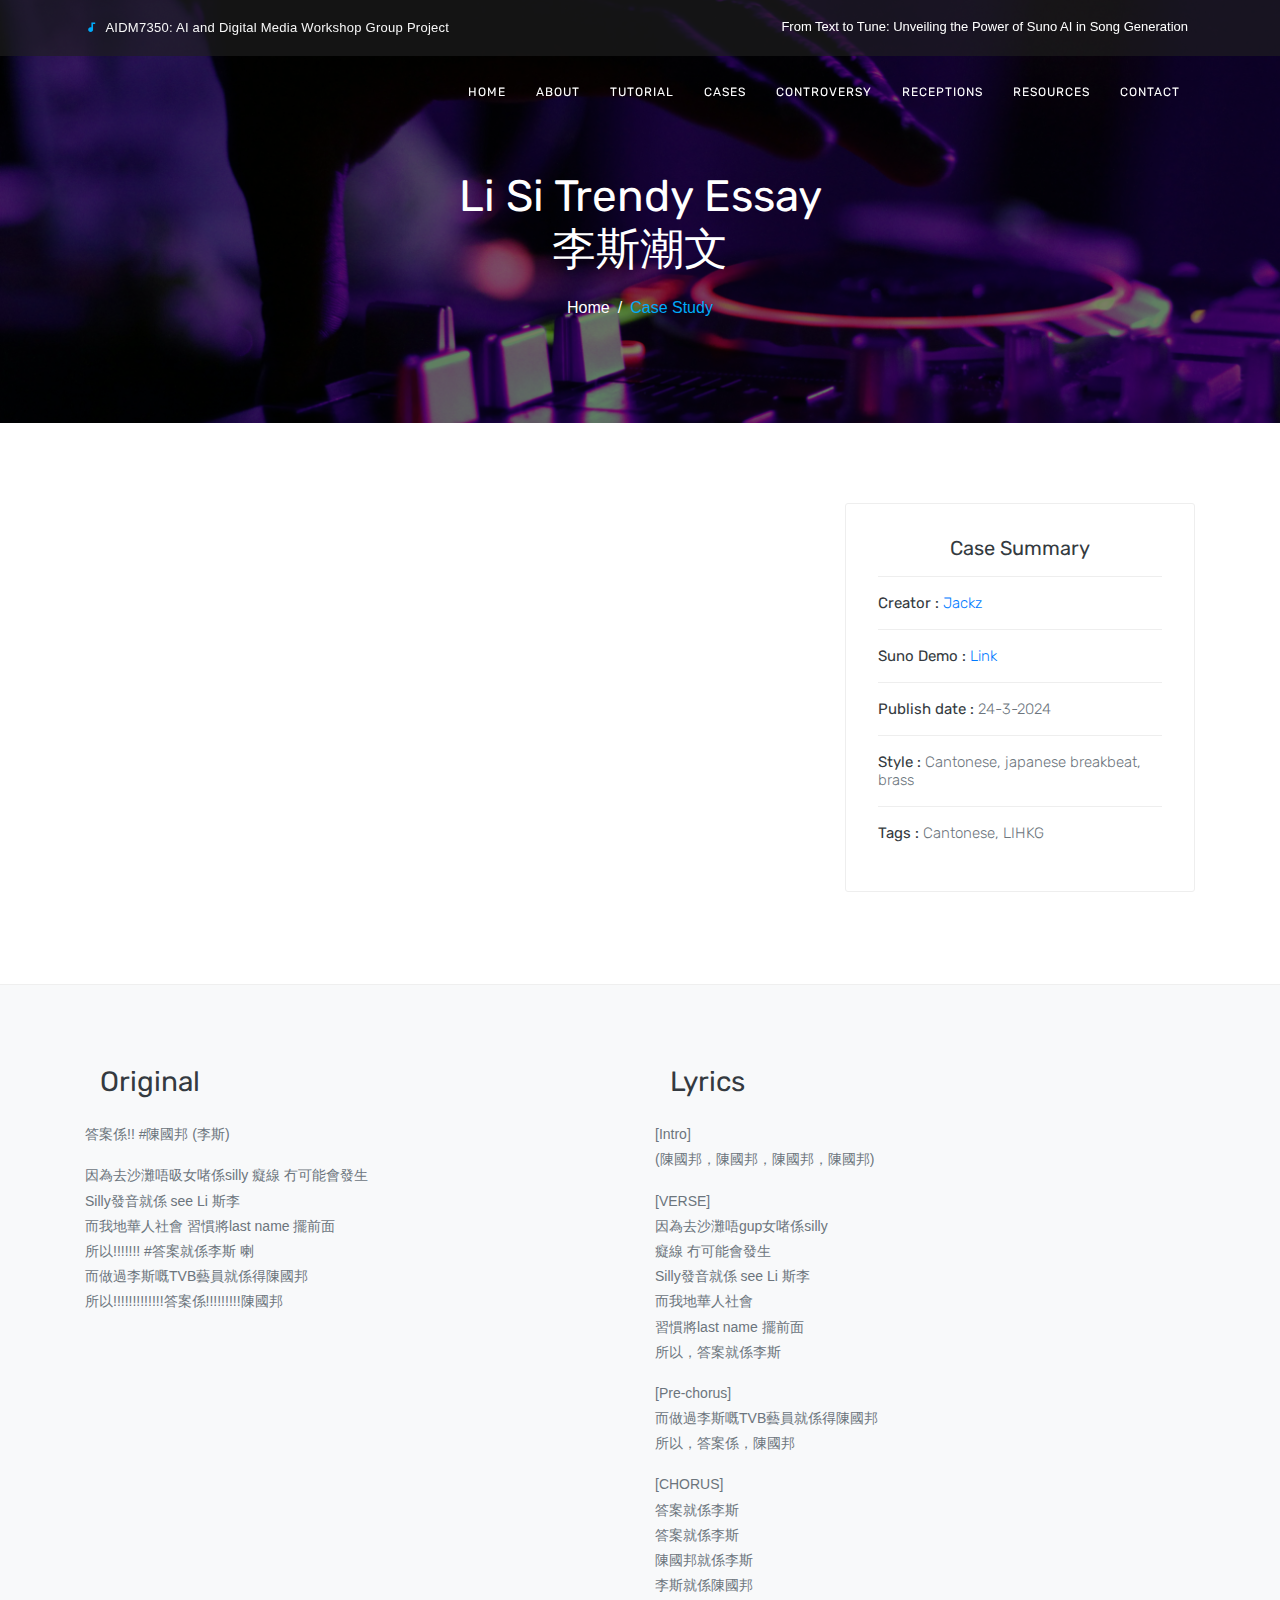
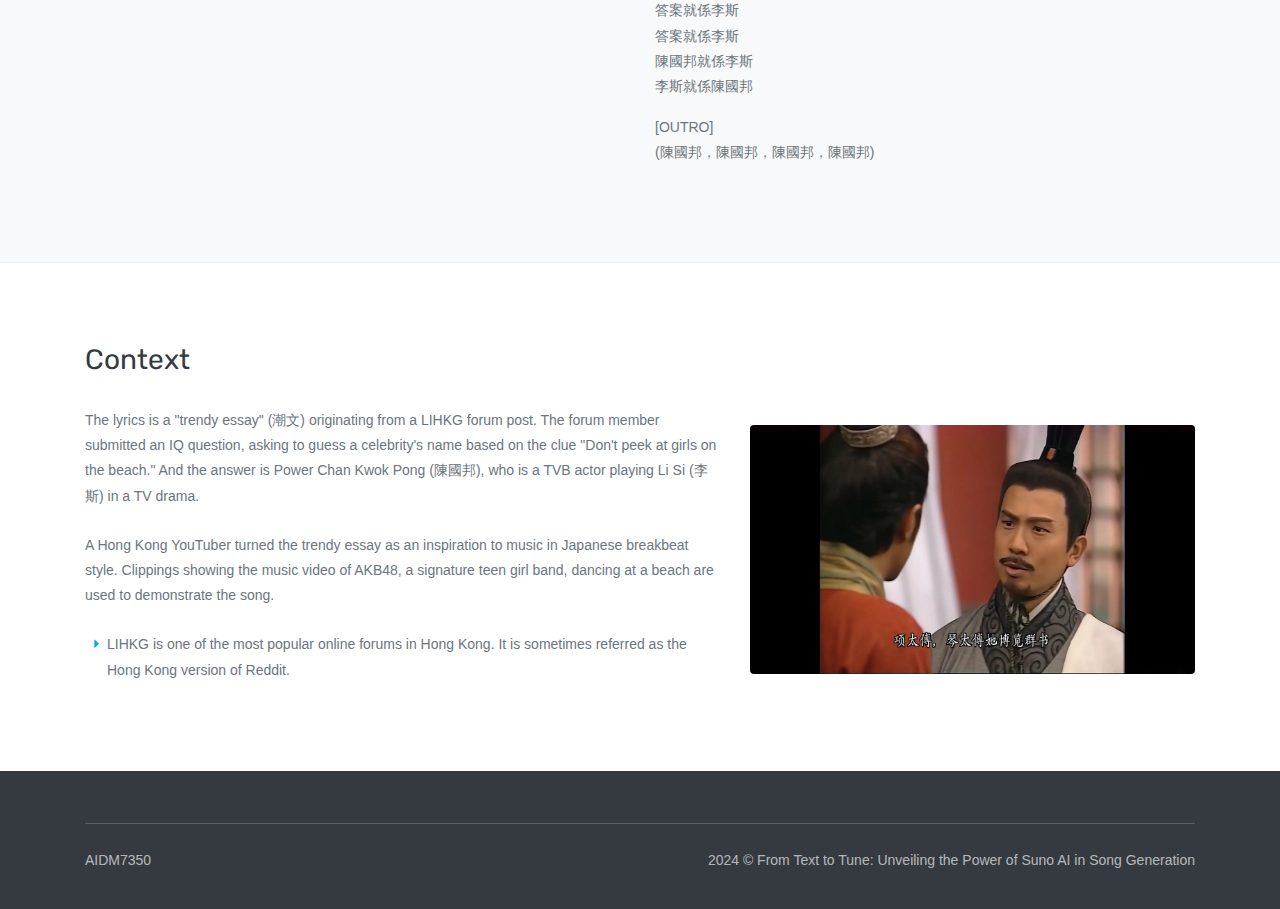
<file: case-lisi.html>
<!DOCTYPE html>
<html lang="en" class="no-js">

<head>
    <meta charset="UTF-8">
    <meta name="viewport" content="width=device-width, initial-scale=1">
    <title>From Text to Tune: Unveiling the Power of Suno AI in Song Generation</title>
    <meta name="description" content="" />
    <meta name="keywords" content="" />

    <!-- google font -->
    <link href="https://fonts.googleapis.com/css?family=Open+Sans:300,400,600,700|Rubik:300,400,500,700" rel="stylesheet">

    <!-- Bootstrap core CSS -->
    <link rel="stylesheet" href="css/bootstrap.min.css" type="text/css">

    <!--Material Icon -->
    <link rel="stylesheet" type="text/css" href="css/materialdesignicons.min.css" />

    <link rel="stylesheet" type="text/css" href="css/themify-icons.css" />

    <!--Slider-->
    <link rel="stylesheet" href="css/owl.carousel.css" />
    <link rel="stylesheet" href="css/owl.theme.css" />
    <link rel="stylesheet" href="css/owl.transitions.css" />

    <!-- Custom  Css -->
    <link rel="stylesheet" type="text/css" href="css/style.css" />
    <link rel="stylesheet" href="css/menu.css">

</head>

    <!-- Navigation Bar-->
    <header id="topnav" class="defaultscroll scroll-active">
        <div class="tagline">
            <div class="container">
                <div class="float-left">
                    <div class="phone">
                        <i class="mdi mdi-music-note mr-1 text-custom"></i> AIDM7350: AI and Digital Media Workshop Group Project
                    </div>
                </div>
                <div class="float-right">
                    <ul class="topbar-list list-unstyled d-flex" style="margin: 11px 0px;">
                        <li class="list-inline-item">
                            <a href="index.html">
                                From Text to Tune: Unveiling the Power of Suno AI in Song Generation
                            </a>
                        </li>
                    </ul>
                </div>
                <div class="clearfix"></div>
            </div>
        </div>
        <div class="container">

            <div class="menu-extras">

                <div class="menu-item">
                    <!-- Mobile menu toggle-->
                    <a class="navbar-toggle">
                        <div class="lines">
                            <span></span>
                            <span></span>
                            <span></span>
                        </div>
                    </a>
                    <!-- End mobile menu toggle-->
                </div>
            </div>

            <div id="navigation">

                    <!-- Navigation Menu-->
                    <ul class="navigation-menu">
    
                        <li class="">
                            <a href="index.html">Home</a>
                        </li>
    
                        <li class="has-submenu">
                            <a href="#">About</a>
                            <span class="menu-arrow"></span>
                            <ul class="submenu">
                                <li>
                                    <a href="about.html">What is Suno</a>
                                </li>
                                <li>
                                    <a href="other-GenAI.html">Other GenAI</a>
                                </li>
                            </ul>
                        </li>
                        
                        <li class="">
                            <a href="tutorial.html">Tutorial</a>
                        </li>
    
                        <li class="">
                            <a href="cases.html">Cases</a>
                        </li>
    
                        <li class="">
                            <a href="controversy.html">Controversy</a>
                        </li>
    
                        <li class="">
                            <a href="reception.html">Receptions</a>
                        </li>
    
                        <li class="">
                            <a href="resources.html">Resources</a>
                        </li>
    
                        <li class="">
                            <a href="contact-us.html">contact</a>
                        </li>
                    </ul>
                    <!-- End navigation menu-->
            </div>
        </div>
    </header>
    <!-- End Navigation Bar-->


    <!-- PROJECT DETAILS HOME START -->
    <section class="project-details-home section" id="home">
        <div class="bg-overlay"></div>
        <div class="home-center">
            <div class="home-desc-center">
                <div class="container">
                    <div class="row justify-content-center">
                        <div class="col-lg-8">
                            <div class="home-page-title text-center">
                                <h1 class="text-white mb-2">Li Si Trendy Essay<br>李斯潮文</h1>
                                <nav aria-label="breadcrumb">
                                    <ol class="breadcrumb justify-content-center bg-transparent">
                                        <li class="breadcrumb-item text-white"><a href="index.html" class="text-white">Home</a></li>
                                        <li class="breadcrumb-item  active" aria-current="page"><a href="cases.html" class="text-custom">Case Study</a></li>
                                    </ol>
                                </nav>
                            </div>
                        </div>
                    </div>
                </div>
            </div>
        </div>
    </section>
    <!-- PROJECT DETAILS HOME END -->


    <!-- PROJECT DETAILS START -->
    <section class="section">
        <div class="container">
            <div class="row">
                <div class="col-lg-8">
                    <div class="project-details-img mo-mb-20">
                        <!--<img src="images/project-details-img.jpg" class="img-fluid d-block mx-auto">-->
                        <iframe width="700" height="394" src="https://www.youtube.com/embed/QsjNId017TM?si=VxvJMezymWaSAIGu" title="YouTube video player" frameborder="0" allow="accelerometer; autoplay; clipboard-write; encrypted-media; gyroscope; picture-in-picture; web-share" referrerpolicy="strict-origin-when-cross-origin" allowfullscreen></iframe>
                    </div>
                </div>

                <div class="col-lg-4">
                    <div class="project-details-box">
                        <h5 class="mb-3 text-center text-dark">Case Summary</h5>
                        <ul class="project-details list-inline mb-0">
                            <li class="top-border"><h6 class="mb-0 text-dark">Creator : <span class="text-muted"><a href="https://www.youtube.com/@jackzblog" target="_blank">Jackz</a></span></h6></li>

                            <li class="top-border"><h6 class="mb-0 text-dark">Suno Demo : <span class="text-muted"><a href="https://suno.com/song/a2cdb9bd-c835-4964-bc72-dbb8ebdb5846" target="_blank">Link</a></span></h6></li>

                            <li class="top-border"><h6 class="mb-0 text-dark">Publish date : <span class="text-muted">24-3-2024</span></h6></li>

                            <li class="top-border"><h6 class="mb-0 text-dark">Style : <span class="text-muted">Cantonese, japanese breakbeat, brass</span></h6></li>

                            <li class="top-border"><h6 class="mb-0 text-dark">Tags : <span class="text-muted">Cantonese, LIHKG</span></h6></li>



                        </ul>
                    </div>
                </div>
            </div>
        </div>
    </section>
    <!-- PROJECT DETAILS END -->


    <!-- PROJECT DESCRIPTION START -->
    <section class="section bg-light">
        <div class="container">
            <div class="row">

            </div>

            <div class="row">

                <div class="col-lg-6">
                    <div class="col-lg-12">
                        <h3 class="text-dark">Original</h3>
                    </div>
                    <div class="project-desc mt-4">
                        <p class="mb-3 text-muted">
                            答案係!! #陳國邦 (李斯)
                        </p>
                        <p class="mb-3 text-muted">
                            因為去沙灘唔昅女啫係silly 癡線 冇可能會發生<br>
                            Silly發音就係 see Li 斯李<br>
                            而我地華人社會 習慣將last name 擺前面<br>
                            所以!!!!!!! #答案就係李斯 喇<br>
                            而做過李斯嘅TVB藝員就係得陳國邦<br>
                            所以!!!!!!!!!!!!!答案係!!!!!!!!!陳國邦
                        </p>

                    </div>
                </div>

                <div class="col-lg-6">
                    <div class="col-lg-12">
                        <h3 class="text-dark">Lyrics</h3>
                    </div>
                    <div class="project-desc mt-4">
                        <p class="mb-3 text-muted">
                            [Intro]<br>
                            (陳國邦，陳國邦，陳國邦，陳國邦)
                        </p>
                        <p class="mb-3 text-muted">
                            [VERSE]<br>
                            因為去沙灘唔gup女啫係silly <br>
                            癡線 冇可能會發生<br>
                            Silly發音就係 see Li 斯李<br>
                            而我地華人社會 <br>
                            習慣將last name 擺前面<br>
                            所以，答案就係李斯
                        </p>
                        <p class="mb-3 text-muted">
                            [Pre-chorus]<br>
                            而做過李斯嘅TVB藝員就係得陳國邦<br>
                            所以，答案係，陳國邦
                        </p>
                        <p class="mb-3 text-muted">
                            [CHORUS]<br>
                            答案就係李斯<br>
                            答案就係李斯<br>
                            陳國邦就係李斯<br>
                            李斯就係陳國邦<br>
                            答案就係李斯<br>
                            答案就係李斯<br>
                            陳國邦就係李斯<br>
                            李斯就係陳國邦
                        </p>
                        <p class="mb-3 text-muted">
                            [OUTRO]<br>
                            (陳國邦，陳國邦，陳國邦，陳國邦)
                        </p>
                    </div>
                </div>
            </div>
        </div>
    </section>
    <!-- PROJECT DESCRIPTION END -->


    <!-- CONTEXT START -->
    <section class="section">
        <div class="container">
            <div class="row">
                <div class="col-lg-12">
                    <h3 class="text-dark">Context</h3>
                </div>
            </div>

            <div class="row align-items-center">
                <div class="col-lg-7">
                    <p class="mb-2 mt-4 text-muted">
                        The lyrics is a "trendy essay" (潮文) originating from a LIHKG forum post. The forum member submitted an IQ question, asking to guess a celebrity's name based on the clue "Don't peek at girls on the beach." And the answer is Power Chan Kwok Pong (陳國邦), who is a TVB actor playing Li Si (李斯) in a TV drama. 
                    </p>
                    <p class="mb-2 mt-4 text-muted">
                        A Hong Kong YouTuber turned the trendy essay as an inspiration to music in Japanese breakbeat style. Clippings showing the music video of AKB48, a signature teen girl band, dancing at a beach are used to demonstrate the song. 
                    </p>

                    <div class="project-details-item mt-4">

                        <div class="item">
                            <div class="float-left text-custom"><i class="mdi mdi-menu-right"></i></div>
                            <div class="text-muted"><p class="mb-2">LIHKG is one of the most popular online forums in Hong Kong. It is sometimes referred as the Hong Kong version of Reddit. 
                            </p></div>
                        </div>

                    </div>
                </div>

                <div class="col-lg-5">
                    <div class="project-details-video mt-4 position-relative">
                        <div class="startup-about-img">
                            <img src="images/cases/LiSi.jpeg" alt="" class="img-fluid mx-auto d-block rounded">
                        </div>
                    </div>
                </div>
            </div>
        </div>
    </section>
    <!-- CONTEXT START END -->


    <!--FOOTER START-->
    <section class="bg-footer">
        <div class="container">
            <hr class="footer-border">
            <div class="row">
                <div class="col-lg-12">
                    <div class="text-white-50">
                        <div class="float-left pull-none mt-2">
                            <p class="mb-0"><a href="" class="text-white-50">AIDM7350</a></p>
                        </div>
                        <div class="float-right pull-none mt-2">
                            <p class="mb-0">2024 © From Text to Tune: Unveiling the Power of Suno AI in Song Generation </p>
                        </div>
                    </div>
                </div>
            </div>
        </div>
    </section>
    <!--FOOTER END-->


    <!-- JAVASCRIPTS -->
    <script src="js/jquery.min.js"></script>
    <script src="js/popper.min.js"></script>
    <script src="js/bootstrap.min.js"></script>
    <script src="js/jquery.easing.min.js"></script>
    <script src="js/scrollspy.min.js"></script>
    <!-- Magnific Popup -->
    <script src="js/jquery.magnific-popup.min.js"></script>

    <script src="js/app.js"></script>
</body>
</html>
</file>
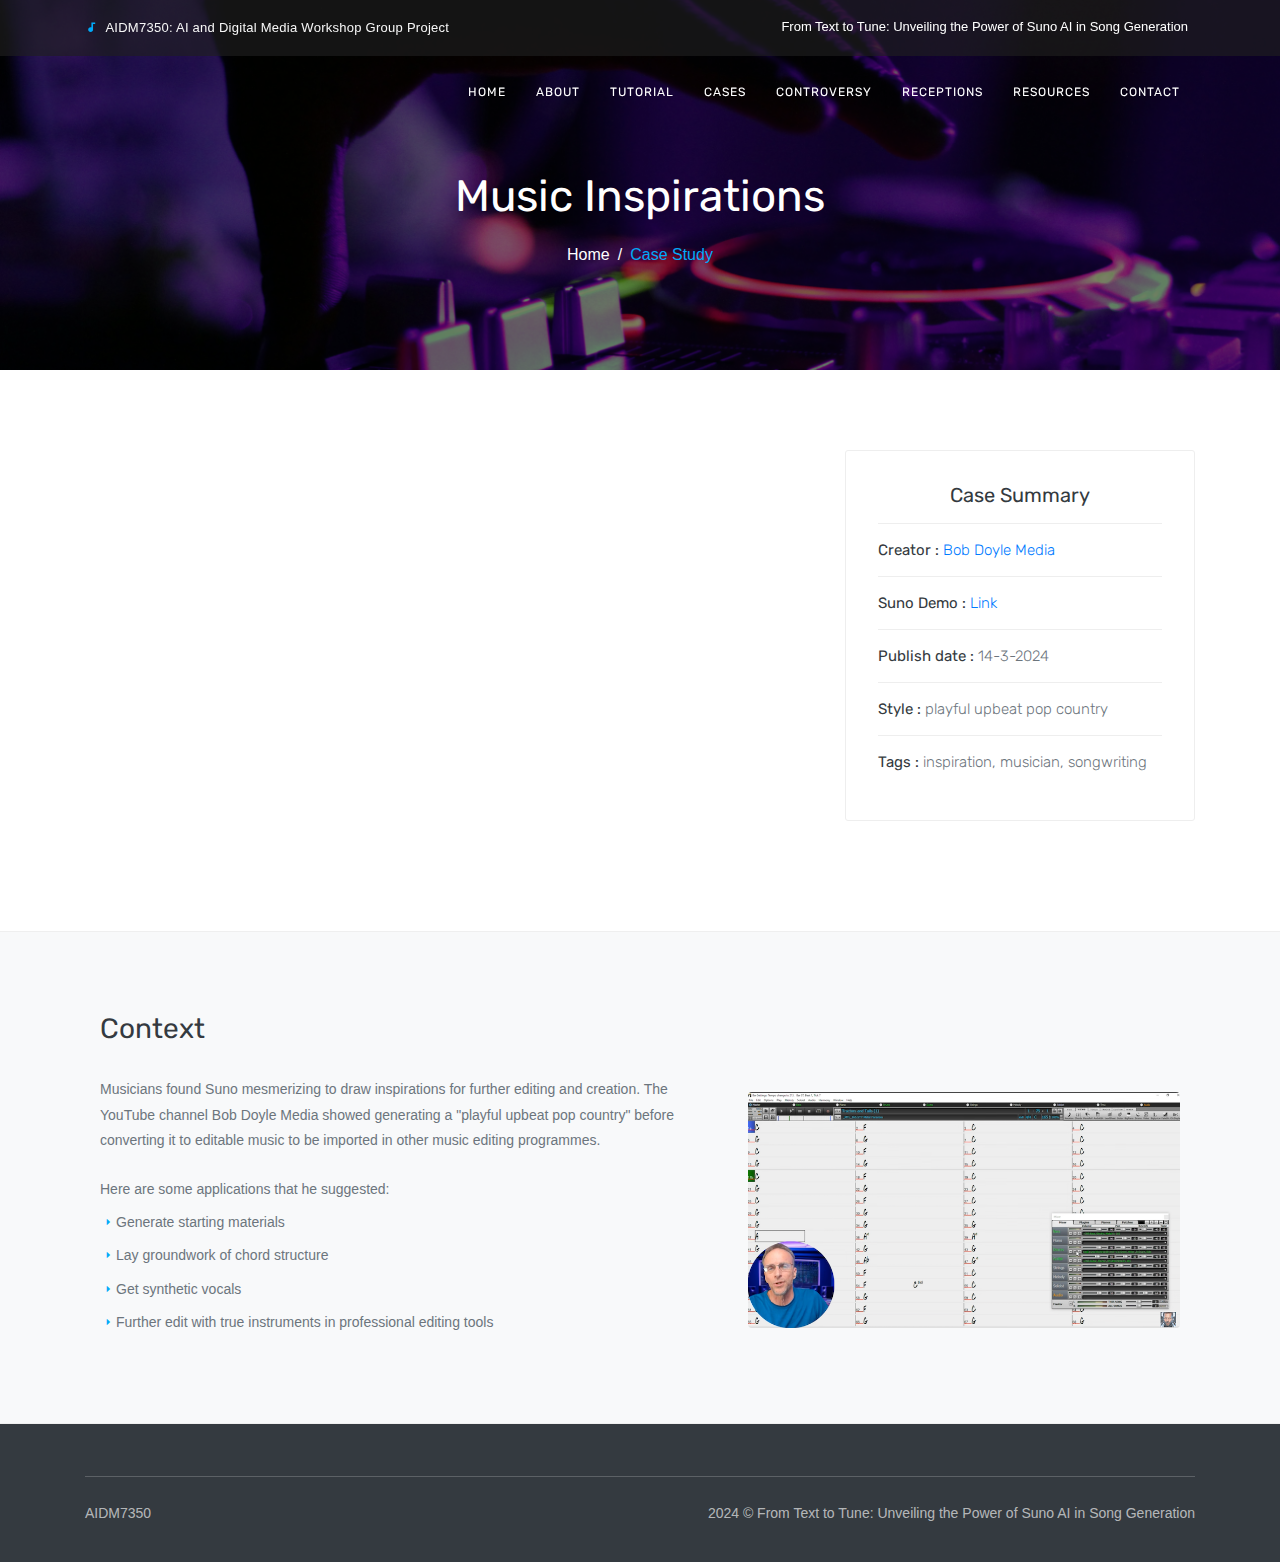
<file: case-musician.html>
<!DOCTYPE html>
<html lang="en" class="no-js">

<head>
    <meta charset="UTF-8">
    <meta name="viewport" content="width=device-width, initial-scale=1">
    <title>From Text to Tune: Unveiling the Power of Suno AI in Song Generation</title>
    <meta name="description" content="" />
    <meta name="keywords" content="" />

    <!-- google font -->
    <link href="https://fonts.googleapis.com/css?family=Open+Sans:300,400,600,700|Rubik:300,400,500,700" rel="stylesheet">

    <!-- Bootstrap core CSS -->
    <link rel="stylesheet" href="css/bootstrap.min.css" type="text/css">

    <!--Material Icon -->
    <link rel="stylesheet" type="text/css" href="css/materialdesignicons.min.css" />

    <link rel="stylesheet" type="text/css" href="css/themify-icons.css" />

    <!--Slider-->
    <link rel="stylesheet" href="css/owl.carousel.css" />
    <link rel="stylesheet" href="css/owl.theme.css" />
    <link rel="stylesheet" href="css/owl.transitions.css" />

    <!-- Custom  Css -->
    <link rel="stylesheet" type="text/css" href="css/style.css" />
    <link rel="stylesheet" href="css/menu.css">

</head>

    <!-- Navigation Bar-->
    <header id="topnav" class="defaultscroll scroll-active">
        <div class="tagline">
            <div class="container">
                <div class="float-left">
                    <div class="phone">
                        <i class="mdi mdi-music-note mr-1 text-custom"></i> AIDM7350: AI and Digital Media Workshop Group Project
                    </div>
                </div>
                <div class="float-right">
                    <ul class="topbar-list list-unstyled d-flex" style="margin: 11px 0px;">
                        <li class="list-inline-item">
                            <a href="index.html">
                                From Text to Tune: Unveiling the Power of Suno AI in Song Generation
                            </a>
                        </li>
                    </ul>
                </div>
                <div class="clearfix"></div>
            </div>
        </div>
        <div class="container">

            <div class="menu-extras">

                <div class="menu-item">
                    <!-- Mobile menu toggle-->
                    <a class="navbar-toggle">
                        <div class="lines">
                            <span></span>
                            <span></span>
                            <span></span>
                        </div>
                    </a>
                    <!-- End mobile menu toggle-->
                </div>
            </div>

            <div id="navigation">

                    <!-- Navigation Menu-->
                    <ul class="navigation-menu">
    
                        <li class="">
                            <a href="index.html">Home</a>
                        </li>
    
                        <li class="has-submenu">
                            <a href="#">About</a>
                            <span class="menu-arrow"></span>
                            <ul class="submenu">
                                <li>
                                    <a href="about.html">What is Suno</a>
                                </li>
                                <li>
                                    <a href="other-GenAI.html">Other GenAI</a>
                                </li>
                            </ul>
                        </li>
                        
                        <li class="">
                            <a href="tutorial.html">Tutorial</a>
                        </li>
    
                        <li class="">
                            <a href="cases.html">Cases</a>
                        </li>
    
                        <li class="">
                            <a href="controversy.html">Controversy</a>
                        </li>
    
                        <li class="">
                            <a href="reception.html">Receptions</a>
                        </li>
    
                        <li class="">
                            <a href="resources.html">Resources</a>
                        </li>
    
                        <li class="">
                            <a href="contact-us.html">contact</a>
                        </li>
                    </ul>
                    <!-- End navigation menu-->
            </div>
        </div>
    </header>
    <!-- End Navigation Bar-->


    <!-- PROJECT DETAILS HOME START -->
    <section class="project-details-home section" id="home">
        <div class="bg-overlay"></div>
        <div class="home-center">
            <div class="home-desc-center">
                <div class="container">
                    <div class="row justify-content-center">
                        <div class="col-lg-8">
                            <div class="home-page-title text-center">
                                <h1 class="text-white mb-2">Music Inspirations</h1>
                                <nav aria-label="breadcrumb">
                                    <ol class="breadcrumb justify-content-center bg-transparent">
                                        <li class="breadcrumb-item text-white"><a href="index.html" class="text-white">Home</a></li>
                                        <li class="breadcrumb-item  active" aria-current="page"><a href="cases.html" class="text-custom">Case Study</a></li>
                                    </ol>
                                </nav>
                            </div>
                        </div>
                    </div>
                </div>
            </div>
        </div>
    </section>
    <!-- PROJECT DETAILS HOME END -->


    <!-- PROJECT DETAILS START -->
    <section class="section">
        <div class="container">
            <div class="row">
                <div class="col-lg-8">
                    <div class="project-details-img mo-mb-20">
                        <!--<img src="images/project-details-img.jpg" class="img-fluid d-block mx-auto">-->
                        <iframe width="700" height="394" src="https://www.youtube.com/embed/JCBc3-SNNUY?si=sFPLTP-G1FmVs6CL&amp;start=134" title="YouTube video player" frameborder="0" allow="accelerometer; autoplay; clipboard-write; encrypted-media; gyroscope; picture-in-picture; web-share" referrerpolicy="strict-origin-when-cross-origin" allowfullscreen></iframe>
                    </div>
                </div>

                <div class="col-lg-4">
                    <div class="project-details-box">
                        <h5 class="mb-3 text-center text-dark">Case Summary</h5>
                        <ul class="project-details list-inline mb-0">
                            <li class="top-border"><h6 class="mb-0 text-dark">Creator : <span class="text-muted"><a href="https://www.youtube.com/@BobDoyleMedia" target="_blank">Bob Doyle Media</a></span></h6></li>

                            <li class="top-border"><h6 class="mb-0 text-dark">Suno Demo : <span class="text-muted"><a href="https://youtu.be/JCBc3-SNNUY?si=Yh5UIVgW15XIm0OV&t=134" target="_blank">Link</a></span></h6></li>

                            <li class="top-border"><h6 class="mb-0 text-dark">Publish date : <span class="text-muted">14-3-2024</span></h6></li>

                            <li class="top-border"><h6 class="mb-0 text-dark">Style : <span class="text-muted">playful upbeat pop country</span></h6></li>

                            <li class="top-border"><h6 class="mb-0 text-dark">Tags : <span class="text-muted">inspiration, musician, songwriting</span></h6></li>

                        </ul>
                    </div>
                </div>
            </div>
        </div>
    </section>
    <!-- PROJECT DETAILS END -->


    <!-- PROJECT DESCRIPTION START -->
    <section class="section bg-light">
        <div class="container">
            <div class="container">
                <div class="row">
                    <div class="col-lg-12">
                        <h3 class="text-dark">Context</h3>
                    </div>
                </div>
    
                <div class="row align-items-center">
                    <div class="col-lg-7">
                        <p class="mb-2 mt-4 text-muted">
                            Musicians found Suno mesmerizing to draw inspirations for further editing and creation. The YouTube channel Bob Doyle Media showed generating a "playful upbeat pop country" before converting it to editable music to be imported in other music editing programmes.
                        </p>
                        <p class="mb-2 mt-4 text-muted">
                            Here are some applications that he suggested:
                        </p>
                        <div class="float-left text-custom"><i class="mdi mdi-menu-right"></i></div>
                        <div class="text-muted"><p class="mb-2">Generate starting materials</p></div>
                        <div class="float-left text-custom"><i class="mdi mdi-menu-right"></i></div>
                        <div class="text-muted"><p class="mb-2">Lay groundwork of chord structure</p></div>
                        <div class="float-left text-custom"><i class="mdi mdi-menu-right"></i></div>
                        <div class="text-muted"><p class="mb-2">Get synthetic vocals</p></div>
                        <div class="float-left text-custom"><i class="mdi mdi-menu-right"></i></div>
                        <div class="text-muted"><p class="mb-2">Further edit with true instruments in professional editing tools</p></div>
                    </div>
    
                    <div class="col-lg-5">
                        <div class="project-details-video mt-4 position-relative">
                            <div class="startup-about-img">
                                <img src="images/cases/musician-context.png" alt="" class="img-fluid mx-auto d-block rounded">
                            </div>
                        </div>
                    </div>
                </div>
            </div>
        </div>
    </section>
    <!-- PROJECT DESCRIPTION END -->


    <!--FOOTER START-->
    <section class="bg-footer">
        <div class="container">
            <hr class="footer-border">
            <div class="row">
                <div class="col-lg-12">
                    <div class="text-white-50">
                        <div class="float-left pull-none mt-2">
                            <p class="mb-0"><a href="" class="text-white-50">AIDM7350</a></p>
                        </div>
                        <div class="float-right pull-none mt-2">
                            <p class="mb-0">2024 © From Text to Tune: Unveiling the Power of Suno AI in Song Generation </p>
                        </div>
                    </div>
                </div>
            </div>
        </div>
    </section>
    <!--FOOTER END-->
    
    <!-- JAVASCRIPTS -->
    <script src="js/jquery.min.js"></script>
    <script src="js/popper.min.js"></script>
    <script src="js/bootstrap.min.js"></script>
    <script src="js/jquery.easing.min.js"></script>
    <script src="js/scrollspy.min.js"></script>
    <!-- Magnific Popup -->
    <script src="js/jquery.magnific-popup.min.js"></script>

    <script src="js/app.js"></script>
</body>
</html>
</file>
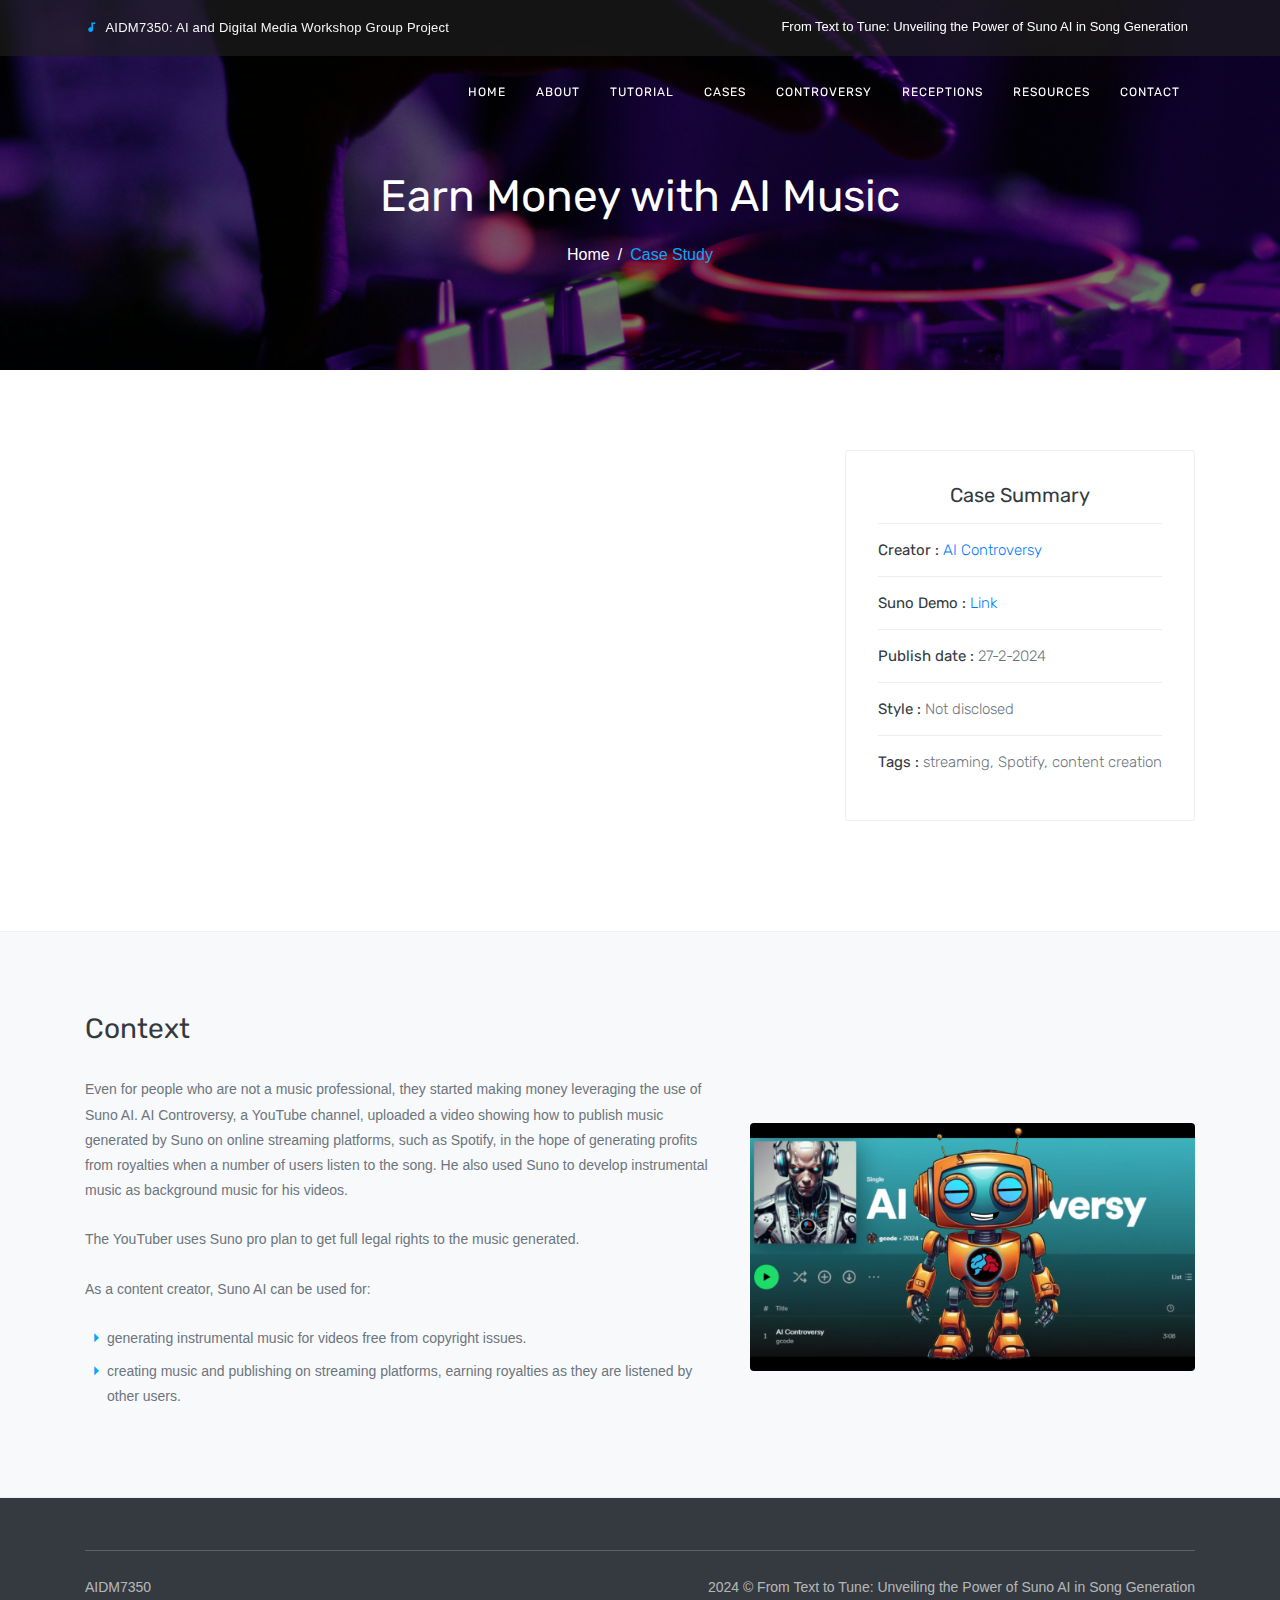
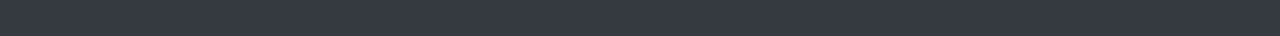
<file: case-spotify.html>
<!DOCTYPE html>
<html lang="en" class="no-js">

<head>
    <meta charset="UTF-8">
    <meta name="viewport" content="width=device-width, initial-scale=1">
    <title>From Text to Tune: Unveiling the Power of Suno AI in Song Generation</title>
    <meta name="description" content="" />
    <meta name="keywords" content="" />

    <!-- google font -->
    <link href="https://fonts.googleapis.com/css?family=Open+Sans:300,400,600,700|Rubik:300,400,500,700" rel="stylesheet">

    <!-- Bootstrap core CSS -->
    <link rel="stylesheet" href="css/bootstrap.min.css" type="text/css">

    <!--Material Icon -->
    <link rel="stylesheet" type="text/css" href="css/materialdesignicons.min.css" />

    <link rel="stylesheet" type="text/css" href="css/themify-icons.css" />

    <!--Slider-->
    <link rel="stylesheet" href="css/owl.carousel.css" />
    <link rel="stylesheet" href="css/owl.theme.css" />
    <link rel="stylesheet" href="css/owl.transitions.css" />

    <!-- Custom  Css -->
    <link rel="stylesheet" type="text/css" href="css/style.css" />
    <link rel="stylesheet" href="css/menu.css">

</head>

    <!-- Navigation Bar-->
    <header id="topnav" class="defaultscroll scroll-active">
        <div class="tagline">
            <div class="container">
                <div class="float-left">
                    <div class="phone">
                        <i class="mdi mdi-music-note mr-1 text-custom"></i> AIDM7350: AI and Digital Media Workshop Group Project
                    </div>
                </div>
                <div class="float-right">
                    <ul class="topbar-list list-unstyled d-flex" style="margin: 11px 0px;">
                        <li class="list-inline-item">
                            <a href="index.html">
                                From Text to Tune: Unveiling the Power of Suno AI in Song Generation
                            </a>
                        </li>
                    </ul>
                </div>
                <div class="clearfix"></div>
            </div>
        </div>
        <div class="container">

            <div class="menu-extras">

                <div class="menu-item">
                    <!-- Mobile menu toggle-->
                    <a class="navbar-toggle">
                        <div class="lines">
                            <span></span>
                            <span></span>
                            <span></span>
                        </div>
                    </a>
                    <!-- End mobile menu toggle-->
                </div>
            </div>

            <div id="navigation">

                    <!-- Navigation Menu-->
                    <ul class="navigation-menu">
    
                        <li class="">
                            <a href="index.html">Home</a>
                        </li>
    
                        <li class="has-submenu">
                            <a href="#">About</a>
                            <span class="menu-arrow"></span>
                            <ul class="submenu">
                                <li>
                                    <a href="about.html">What is Suno</a>
                                </li>
                                <li>
                                    <a href="other-GenAI.html">Other GenAI</a>
                                </li>
                            </ul>
                        </li>
                        
                        <li class="">
                            <a href="tutorial.html">Tutorial</a>
                        </li>
    
                        <li class="">
                            <a href="cases.html">Cases</a>
                        </li>
    
                        <li class="">
                            <a href="controversy.html">Controversy</a>
                        </li>
    
                        <li class="">
                            <a href="reception.html">Receptions</a>
                        </li>
    
                        <li class="">
                            <a href="resources.html">Resources</a>
                        </li>
    
                        <li class="">
                            <a href="contact-us.html">contact</a>
                        </li>
                    </ul>
                    <!-- End navigation menu-->
            </div>
        </div>
    </header>
    <!-- End Navigation Bar-->


    <!-- PROJECT DETAILS HOME START -->
    <section class="project-details-home section" id="home">
        <div class="bg-overlay"></div>
        <div class="home-center">
            <div class="home-desc-center">
                <div class="container">
                    <div class="row justify-content-center">
                        <div class="col-lg-8">
                            <div class="home-page-title text-center">
                                <h1 class="text-white mb-2">Earn Money with AI Music</h1>
                                <nav aria-label="breadcrumb">
                                    <ol class="breadcrumb justify-content-center bg-transparent">
                                        <li class="breadcrumb-item text-white"><a href="index.html" class="text-white">Home</a></li>
                                        <li class="breadcrumb-item  active" aria-current="page"><a href="cases.html" class="text-custom">Case Study</a></li>
                                    </ol>
                                </nav>
                            </div>
                        </div>
                    </div>
                </div>
            </div>
        </div>
    </section>
    <!-- PROJECT DETAILS HOME END -->


    <!-- PROJECT DETAILS START -->
    <section class="section">
        <div class="container">
            <div class="row">
                <div class="col-lg-8">
                    <div class="project-details-img mo-mb-20">
                        <iframe width="700" height="394" src="https://www.youtube.com/embed/nl3yfI7-_pU?si=HAsi8tQch13sx21W&amp;start=567" title="YouTube video player" frameborder="0" allow="accelerometer; autoplay; clipboard-write; encrypted-media; gyroscope; picture-in-picture; web-share" referrerpolicy="strict-origin-when-cross-origin" allowfullscreen></iframe>
                    </div>
                </div>

                <div class="col-lg-4">
                    <div class="project-details-box">
                        <h5 class="mb-3 text-center text-dark">Case Summary</h5>
                        <ul class="project-details list-inline mb-0">
                            <li class="top-border"><h6 class="mb-0 text-dark">Creator : <span class="text-muted"><a href="https://www.youtube.com/@aicontroversy" target="_blank">AI Controversy</a></span></h6></li>

                            <li class="top-border"><h6 class="mb-0 text-dark">Suno Demo : <span class="text-muted"><a href="https://youtu.be/nl3yfI7-_pU?si=uiM2vGeK8YU_TNVA&t=567" target="_blank">Link</a></span></h6></li>

                            <li class="top-border"><h6 class="mb-0 text-dark">Publish date : <span class="text-muted">27-2-2024</span></h6></li>

                            <li class="top-border"><h6 class="mb-0 text-dark">Style : <span class="text-muted">Not disclosed</span></h6></li>

                            <li class="top-border"><h6 class="mb-0 text-dark">Tags : <span class="text-muted">streaming, Spotify, content creation</span></h6></li>

                        </ul>
                    </div>
                </div>
            </div>
        </div>
    </section>
    <!-- PROJECT DETAILS END -->


    <!-- PROJECT DESCRIPTION START -->
    <section class="section bg-light">
        <div class="container">
            <div class="row">
                <div class="col-lg-12">
                    <h3 class="text-dark">Context</h3>
                </div>
            </div>

            <div class="row align-items-center">
                <div class="col-lg-7">
                    <p class="mb-2 mt-4 text-muted">
                        Even for people who are not a music professional, they started making money leveraging the use of Suno AI. AI Controversy, a YouTube channel, uploaded a video showing how to publish music generated by Suno on online streaming platforms, such as Spotify, in the hope of generating profits from royalties when a number of users listen to the song. He also used Suno to develop instrumental music as background music for his videos. 
                    </p>
                    <p class="mb-2 mt-4 text-muted">
                        The YouTuber uses Suno pro plan to get full legal rights to the music generated. 
                    </p>
                    <p class="mb-2 mt-4 text-muted">
                        As a content creator, Suno AI can be used for:
                    </p>
                    <div class="project-details-item mt-4">

                        <div class="item">
                            <div class="float-left text-custom"><i class="mdi mdi-menu-right"></i></div>
                            <div class="text-muted"><p class="mb-2">generating instrumental music for videos free from copyright issues.
                            </p></div>
                            <div class="float-left text-custom"><i class="mdi mdi-menu-right"></i></div>
                            <div class="text-muted"><p class="mb-2">creating music and publishing on streaming platforms, earning royalties as they are listened by other users. 
                            </p></div>
                        </div>

                    </div>
                </div>

                <div class="col-lg-5">
                    <div class="project-details-video mt-4 position-relative">
                        <div class="startup-about-img">
                            <img src="images/cases/spotify-context.png" alt="" class="img-fluid mx-auto d-block rounded">
                        </div>
                    </div>
                </div>
            </div>
        </div>
    </section>
    <!-- PROJECT DESCRIPTION END -->
 

     <!--FOOTER START-->
     <section class="bg-footer">
        <div class="container">
            <hr class="footer-border">
            <div class="row">
                <div class="col-lg-12">
                    <div class="text-white-50">
                        <div class="float-left pull-none mt-2">
                            <p class="mb-0"><a href="" class="text-white-50">AIDM7350</a></p>
                        </div>
                        <div class="float-right pull-none mt-2">
                            <p class="mb-0">2024 © From Text to Tune: Unveiling the Power of Suno AI in Song Generation </p>
                        </div>
                    </div>
                </div>
            </div>
        </div>
    </section>
    <!--FOOTER END-->


    <!-- JAVASCRIPTS -->
    <script src="js/jquery.min.js"></script>
    <script src="js/popper.min.js"></script>
    <script src="js/bootstrap.min.js"></script>
    <script src="js/jquery.easing.min.js"></script>
    <script src="js/scrollspy.min.js"></script>
    <!-- Magnific Popup -->
    <script src="js/jquery.magnific-popup.min.js"></script>

    <script src="js/app.js"></script>
</body>
</html>
</file>
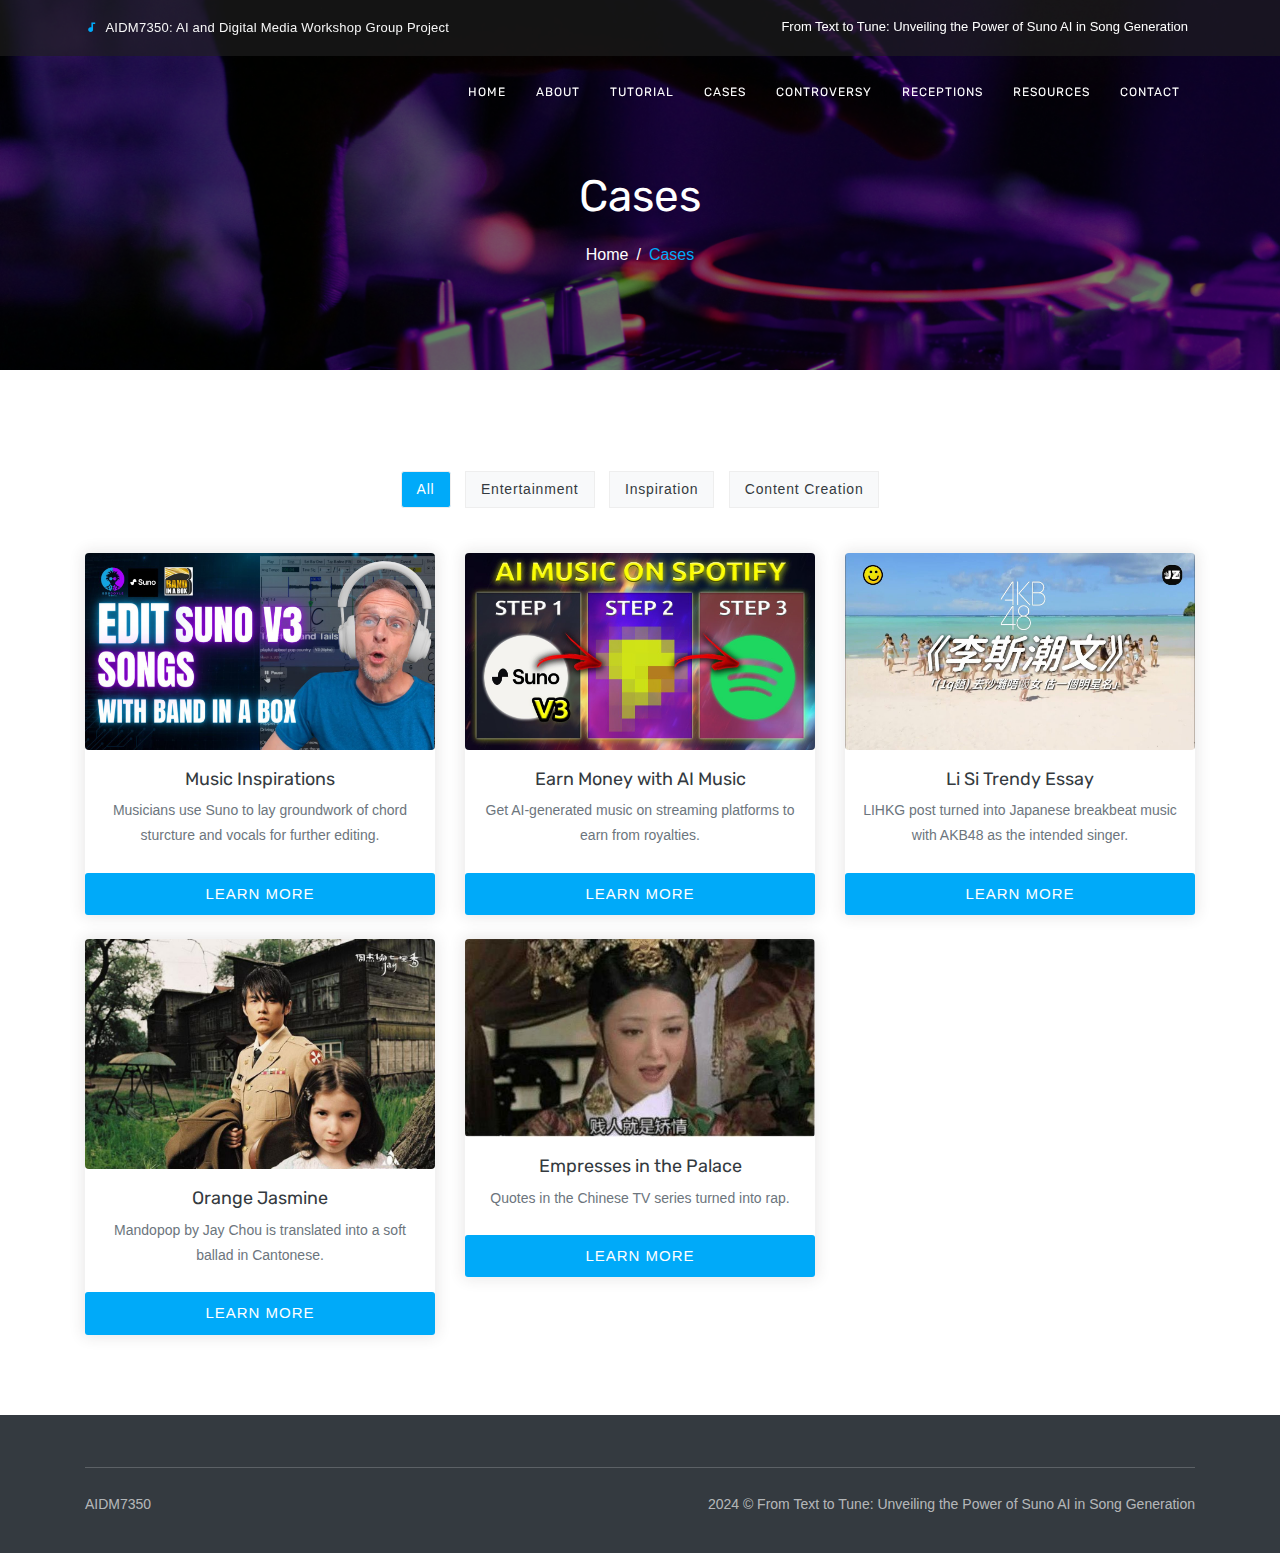
<file: cases.html>
<!DOCTYPE html>
<html lang="en" class="no-js">

<head>
    <meta charset="UTF-8">
    <meta name="viewport" content="width=device-width, initial-scale=1">
    <title>From Text to Tune: Unveiling the Power of Suno AI in Song Generation</title>
    <meta name="description" content="" />
    <meta name="keywords" content="" />

    <!-- google font -->
    <link href="https://fonts.googleapis.com/css?family=Open+Sans:300,400,600,700|Rubik:300,400,500,700" rel="stylesheet">

    <!-- Bootstrap core CSS -->
    <link rel="stylesheet" href="css/bootstrap.min.css" type="text/css">

    <!--Material Icon -->
    <link rel="stylesheet" type="text/css" href="css/materialdesignicons.min.css" />

    <link rel="stylesheet" type="text/css" href="css/themify-icons.css" />

    <!--Slider-->
    <link rel="stylesheet" href="css/owl.carousel.css" />
    <link rel="stylesheet" href="css/owl.theme.css" />
    <link rel="stylesheet" href="css/owl.transitions.css" />

    <!-- Custom  Css -->
    <link rel="stylesheet" type="text/css" href="css/style.css" />
    <link rel="stylesheet" href="css/menu.css">

</head>

    <!-- Navigation Bar-->
    <header id="topnav" class="defaultscroll scroll-active">
        <div class="tagline">
            <div class="container">
                <div class="float-left">
                    <div class="phone">
                        <i class="mdi mdi-music-note mr-1 text-custom"></i> AIDM7350: AI and Digital Media Workshop Group Project
                    </div>
                </div>
                <div class="float-right">
                    <ul class="topbar-list list-unstyled d-flex" style="margin: 11px 0px;">
                        <li class="list-inline-item">
                            <a href="index.html">
                                From Text to Tune: Unveiling the Power of Suno AI in Song Generation
                            </a>
                        </li>
                    </ul>
                </div>
                <div class="clearfix"></div>
            </div>
        </div>
        <div class="container">

            <div class="menu-extras">

                <div class="menu-item">
                    <!-- Mobile menu toggle-->
                    <a class="navbar-toggle">
                        <div class="lines">
                            <span></span>
                            <span></span>
                            <span></span>
                        </div>
                    </a>
                    <!-- End mobile menu toggle-->
                </div>
            </div>

            <div id="navigation">

                    <!-- Navigation Menu-->
                    <ul class="navigation-menu">
    
                        <li class="">
                            <a href="index.html">Home</a>
                        </li>
    
                        <li class="has-submenu">
                            <a href="#">About</a>
                            <span class="menu-arrow"></span>
                            <ul class="submenu">
                                <li>
                                    <a href="about.html">What is Suno</a>
                                </li>
                                <li>
                                    <a href="other-GenAI.html">Other GenAI</a>
                                </li>
                            </ul>
                        </li>
                        
                        <li class="">
                            <a href="tutorial.html">Tutorial</a>
                        </li>
    
                        <li class="">
                            <a href="cases.html">Cases</a>
                        </li>
    
                        <li class="">
                            <a href="controversy.html">Controversy</a>
                        </li>
    
                        <li class="">
                            <a href="reception.html">Receptions</a>
                        </li>
    
                        <li class="">
                            <a href="resources.html">Resources</a>
                        </li>
    
                        <li class="">
                            <a href="contact-us.html">contact</a>
                        </li>
                    </ul>
                    <!-- End navigation menu-->
            </div>
        </div>
    </header>
    <!-- End Navigation Bar-->


    <!-- CASES HOME START -->
    <section class="cases-home section" id="home">
        <div class="bg-overlay"></div>
        <div class="home-center">
            <div class="home-desc-center">
                <div class="container">
                    <div class="row justify-content-center">
                        <div class="col-lg-8">
                            <div class="home-page-title text-center">
                                <h1 class="text-white mb-2">Cases</h1>
                                <nav aria-label="breadcrumb">
                                    <ol class="breadcrumb justify-content-center bg-transparent">
                                        <li class="breadcrumb-item text-white"><a href="index.html" class="text-white">Home</a></li>
                                        <li class="breadcrumb-item  active" aria-current="page"><a href="cases.html" class="text-custom">Cases</a></li>
                                    </ol>
                                </nav>
                            </div>
                        </div>
                    </div>
                </div>
            </div>
        </div>
    </section>
    <!-- CASES HOME END -->


    <!-- CASES START -->
    <section class="section">
        <div class="container">
            <div class="row mt-3 mb-3">
                <ul class="col container-filter categories-filter list-unstyled text-center mb-0" id="filter">
                    <li><a class="categories active" data-filter="*">All</a></li>
                    <li><a class="categories" data-filter=".entertainment">Entertainment</a></li>
                    <li><a class="categories" data-filter=".inspiration">Inspiration</a></li>
                    <li><a class="categories" data-filter=".content">Content Creation</a></li>
                </ul>
            </div>

            <!-- Gallary -->
            <div class="row projects-wrapper">
                <div class="col-lg-4 col-md-6 inspiration">
                    <div class="blog-list-item bg-white rounded mt-4">
                        <div class="blog-list-img">
                            <img src="images/cases/musician.jpg" class="img-fluid d-block mx-auto rounded">
                            <div class="blog-list-overlay cases-overlay">
                                <div class="cases-content text-center">
                                    <div class="cases">
                                        <div class="cases-icons mx-auto mb-2"><i class="ti-rocket"></i></div>
                                        <h5 class="text-white mb-0">Inspiration</h5>
                                    </div>
                                  
                                </div>
                            </div>
                        </div>

                        <div class="cases-desc text-center p-3">
                            <h5 class="cases-subtitle mb-2"><a href="case-musician.html" class="text-dark">Music Inspirations</a></h5>
                            <p class="text-muted mb-2">Musicians use Suno to lay groundwork of chord sturcture and vocals for further editing. </p>
                        </div>
                        <div class="learn-more text-center">
                            <a href="case-musician.html" class="btn btn-custom btn-block">Learn More</a>
                        </div>
                    </div>
                </div>

                <div class="col-lg-4 col-md-6 content">
                    <div class="blog-list-item bg-white rounded mt-4">
                        <div class="blog-list-img">
                            <img src="images/cases/spotify.jpg" class="img-fluid d-block mx-auto rounded">
                            <div class="blog-list-overlay cases-overlay">
                                <div class="cases-content text-center">
                                    <div class="cases">
                                        <div class="cases-icons mx-auto mb-2"><i class="ti-rocket"></i></div>
                                        <h5 class="text-white mb-0">Content Creation</h5>
                                    </div>
                                  
                                </div>
                            </div>
                        </div>

                        <div class="cases-desc text-center p-3">
                            <h5 class="cases-subtitle mb-2"><a href="case-spotify.html" class="text-dark">Earn Money with AI Music</a></h5>
                            <p class="text-muted mb-2">Get AI-generated music on streaming platforms to earn from royalties. </p>
                        </div>
                        <div class="learn-more text-center">
                            <a href="case-spotify.html" class="btn btn-custom btn-block">Learn More</a>
                        </div>
                    </div>
                </div>

                <div class="col-lg-4 col-md-6 entertainment">
                    <div class="blog-list-item bg-white rounded mt-4">
                        <div class="blog-list-img">
                            <img src="images/cases/LiSi-head.jpg" class="img-fluid d-block mx-auto rounded">
                            <div class="blog-list-overlay cases-overlay">
                                <div class="cases-content text-center">
                                    <div class="cases">
                                        <div class="cases-icons mx-auto mb-2"><i class="ti-rocket"></i></div>
                                        <h5 class="text-white mb-0">Entertainment</h5>
                                    </div>
                                  
                                </div>
                            </div>
                        </div>

                        <div class="cases-desc text-center p-3">
                            <h5 class="cases-subtitle mb-2"><a href="case-lisi.html" class="text-dark">Li Si Trendy Essay</a></h5>
                            <p class="text-muted mb-2">LIHKG post turned into Japanese breakbeat music with AKB48 as the intended singer.</p>
                        </div>
                        <div class="learn-more text-center">
                            <a href="case-lisi.html" class="btn btn-custom btn-block">Learn More</a>
                        </div>
                    </div>
                </div>

                <div class="col-lg-4 col-md-6 entertainment">
                    <div class="blog-list-item bg-white rounded mt-4">
                        <div class="blog-list-img">
                            <img src="images/cases/jaychou.jpg" class="img-fluid d-block mx-auto rounded">
                            <div class="blog-list-overlay cases-overlay">
                                <div class="cases-content text-center">
                                    <div class="cases">
                                        <div class="cases-icons mx-auto mb-2"><i class="ti-rocket"></i></div>
                                        <h5 class="text-white mb-0">Entertainment</h5>
                                    </div>
                                  
                                </div>
                            </div>
                        </div>

                        <div class="cases-desc text-center p-3">
                           <h5 class="cases-subtitle mb-2"><a href="case-jaychou.html" class="text-dark">Orange Jasmine</a></h5>
                            <p class="text-muted mb-2">Mandopop by Jay Chou is translated into a soft ballad in Cantonese.</p>
                        </div>
                        <div class="learn-more text-center">
                            <a href="case-jaychou.html" class="btn btn-custom btn-block">Learn More</a>
                        </div>
                    </div>
                </div>

                <div class="col-lg-4 col-md-6 entertainment">
                    <div class="blog-list-item bg-white rounded mt-4">
                        <div class="blog-list-img">
                            <img src="images/cases/Empresses.jpeg" class="img-fluid d-block mx-auto rounded">
                            <div class="blog-list-overlay cases-overlay">
                                <div class="cases-content text-center">
                                    <div class="cases">
                                        <div class="cases-icons mx-auto mb-2"><i class="ti-rocket"></i></div>
                                        <h5 class="text-white mb-0">Entertainment</h5>
                                    </div>
                                  
                                </div>
                            </div>
                        </div>

                        <div class="cases-desc text-center p-3">
                           <h5 class="cases-subtitle mb-2"><a href="case-empresses.html" class="text-dark">Empresses in the Palace</a></h5>
                            <p class="text-muted mb-2">Quotes in the Chinese TV series turned into rap.</p>
                        </div>
                        <div class="learn-more text-center">
                            <a href="case-empresses.html" class="btn btn-custom btn-block">Learn More</a>
                        </div>
                    </div>
                </div>
            </div>
        </div>
    </section>
    <!-- CASES END -->


    <!--FOOTER START-->
    <section class="bg-footer">
        <div class="container">
            <hr class="footer-border">
            <div class="row">
                <div class="col-lg-12">
                    <div class="text-white-50">
                        <div class="float-left pull-none mt-2">
                            <p class="mb-0"><a href="" class="text-white-50">AIDM7350</a></p>
                        </div>
                        <div class="float-right pull-none mt-2">
                            <p class="mb-0">2024 © From Text to Tune: Unveiling the Power of Suno AI in Song Generation </p>
                        </div>
                    </div>
                </div>
            </div>
        </div>
    </section>
    <!--FOOTER END-->


    <!-- JAVASCRIPTS -->
    <script src="js/jquery.min.js"></script>
    <script src="js/popper.min.js"></script>
    <script src="js/bootstrap.min.js"></script>
    <script src="js/jquery.easing.min.js"></script>
    <script src="js/scrollspy.min.js"></script>
    <!-- Magnific Popup -->
    <script src="js/jquery.magnific-popup.min.js"></script>
    <!-- filter -->
    <script src="js/isotope.js"></script>
    <script src="js/masonry.pkgd.min.js"></script>
    <!-- portfolio filter -->
    <script src="js/portfolio-filter.js"></script>
    <script src="js/app.js"></script>
</body>
</html>
</file>
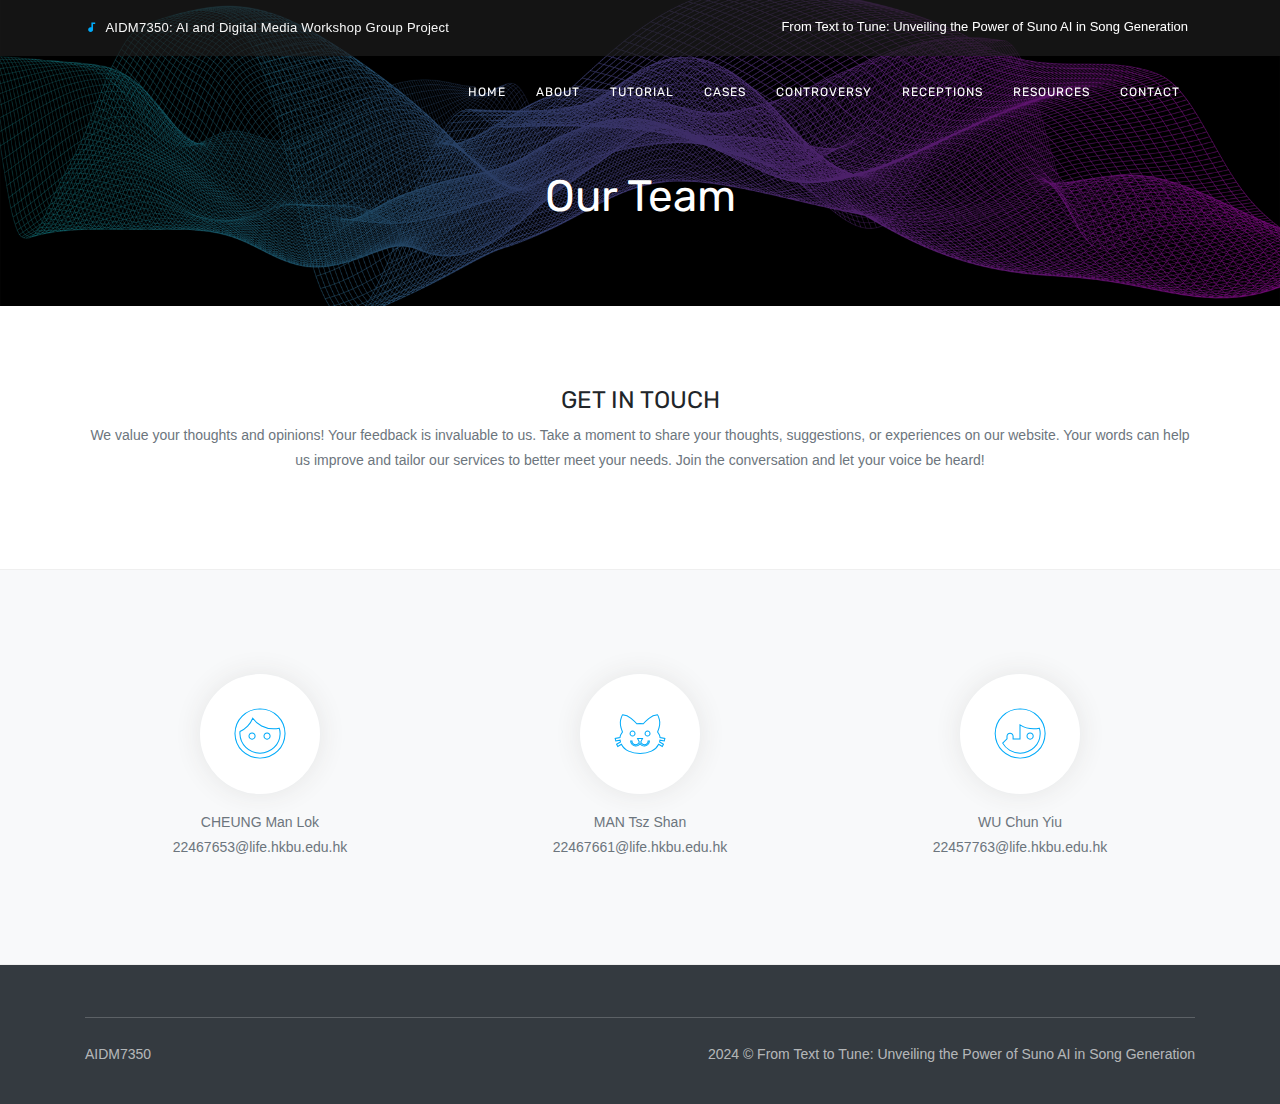
<file: contact-us.html>
<!DOCTYPE html>
<html lang="en" class="no-js">

<head>
    <meta charset="UTF-8">
    <meta name="viewport" content="width=device-width, initial-scale=1">
    <title>From Text to Tune: Unveiling the Power of Suno AI in Song Generation</title>
    <meta name="description" content="" />
    <meta name="keywords" content="" />

    <!-- google font -->
    <link href="https://fonts.googleapis.com/css?family=Open+Sans:300,400,600,700|Rubik:300,400,500,700" rel="stylesheet">

    <!-- Bootstrap core CSS -->
    <link rel="stylesheet" href="css/bootstrap.min.css" type="text/css">

    <!--Material Icon -->
    <link rel="stylesheet" type="text/css" href="css/materialdesignicons.min.css" />

    <link rel="stylesheet" type="text/css" href="css/themify-icons.css" />

    <!--Slider-->
    <link rel="stylesheet" href="css/owl.carousel.css" />
    <link rel="stylesheet" href="css/owl.theme.css" />
    <link rel="stylesheet" href="css/owl.transitions.css" />

    <!-- Custom  Css -->
    <link rel="stylesheet" type="text/css" href="css/style.css" />
    <link rel="stylesheet" href="css/menu.css">

</head>

    <!-- Navigation Bar-->
    <header id="topnav" class="defaultscroll scroll-active">
        <div class="tagline">
            <div class="container">
                <div class="float-left">
                    <div class="phone">
                        <i class="mdi mdi-music-note mr-1 text-custom"></i> AIDM7350: AI and Digital Media Workshop Group Project
                    </div>
                </div>
                <div class="float-right">
                    <ul class="topbar-list list-unstyled d-flex" style="margin: 11px 0px;">
                        <li class="list-inline-item">
                            <a href="index.html">
                                From Text to Tune: Unveiling the Power of Suno AI in Song Generation
                            </a>
                        </li>
                    </ul>
                </div>
                <div class="clearfix"></div>
            </div>
        </div>
        <div class="container">

            <div class="menu-extras">

                <div class="menu-item">
                    <!-- Mobile menu toggle-->
                    <a class="navbar-toggle">
                        <div class="lines">
                            <span></span>
                            <span></span>
                            <span></span>
                        </div>
                    </a>
                    <!-- End mobile menu toggle-->
                </div>
            </div>

            <div id="navigation">

                    <!-- Navigation Menu-->
                    <ul class="navigation-menu">
    
                        <li class="">
                            <a href="index.html">Home</a>
                        </li>
    
                        <li class="has-submenu">
                            <a href="#">About</a>
                            <span class="menu-arrow"></span>
                            <ul class="submenu">
                                <li>
                                    <a href="about.html">What is Suno</a>
                                </li>
                                <li>
                                    <a href="other-GenAI.html">Other GenAI</a>
                                </li>
                            </ul>
                        </li>
                        
                        <li class="">
                            <a href="tutorial.html">Tutorial</a>
                        </li>
    
                        <li class="">
                            <a href="cases.html">Cases</a>
                        </li>
    
                        <li class="">
                            <a href="controversy.html">Controversy</a>
                        </li>
    
                        <li class="">
                            <a href="reception.html">Receptions</a>
                        </li>
    
                        <li class="">
                            <a href="resources.html">Resources</a>
                        </li>
    
                        <li class="">
                            <a href="contact-us.html">contact</a>
                        </li>
                    </ul>
                    <!-- End navigation menu-->
            </div>
        </div>
    </header>
    <!-- End Navigation Bar-->


    <!-- CONTACT US HOME START -->
    <section class="faq-home section" id="home">
        <div class="bg-overlay"></div>
        <div class="home-center">
            <div class="home-desc-center">
                <div class="container">
                    <div class="row justify-content-center">
                        <div class="col-lg-8">
                            <div class="home-page-title text-center">
                                <h1 class="text-white mb-2">Our Team</h1>
                                <nav aria-label="breadcrumb">
    
                                </nav>
                            </div>
                        </div>
                    </div>
                </div>
            </div>
        </div>
    </section>
    <!-- CONTACT US HOME START -->


    <section class="section">
        <div class="container">
                        <h4 style="text-align: center;">GET IN TOUCH</h4>
                        <p class="text-muted" style="text-align: center;">We value your thoughts and opinions! Your feedback is invaluable to us. Take a moment to share your thoughts, suggestions, or experiences on our website. Your words can help us improve and tailor our services to better meet your needs. Join the conversation and let your voice be heard!</p>
        </div>
    </section>

    
    <!-- CONTACT US -->
    <section class="section bg-light">
        <div class="container">
            <div class="row">
                <div class="col-md-4">
                    <div class="contact-us-cantent text-center mt-4">
                        <div class="contact-icon mx-auto mb-3">
                            <i class="mdi mdi-face"></i>
                        </div>
                        <p class="text-muted mb-0">CHEUNG Man Lok</p>
                        <a href="mailto:22467653@life.hkbu.edu.hk"><p class="text-muted mb-0">22467653@life.hkbu.edu.hk</p></a>
                    </div>
                </div>

                <div class="col-md-4">
                    <div class="contact-us-cantent text-center mt-4">
                        <div class="contact-icon mx-auto mb-3">
                            <i class="mdi mdi-cat"></i>
                        </div>
                        <p class="text-muted mb-0">MAN Tsz Shan</p>
                        <a href="mailto:22467661@life.hkbu.edu.hk"><p class="text-muted mb-0">22467661@life.hkbu.edu.hk</p></a>
                    </div>
                </div>

                <div class="col-md-4">
                    <div class="contact-us-cantent text-center mt-4">
                        <div class="contact-icon mx-auto mb-3">
                            <i class="mdi mdi-face-profile"></i>
                        </div>
                        <p class="text-muted mb-0">WU Chun Yiu</p>
                        <a href="mailto:22457763@life.hkbu.edu.hk"><p class="text-muted mb-0">22457763@life.hkbu.edu.hk</p></a>
                        <br>
                    </div>
                </div>
            </div>
        </div>
    </section>
    <!-- CONTACT US -->


    <!--FOOTER START-->
    <section class="bg-footer">
        <div class="container">
            <hr class="footer-border">
            <div class="row">
                <div class="col-lg-12">
                    <div class="text-white-50">
                        <div class="float-left pull-none mt-2">
                            <p class="mb-0"><a href="" class="text-white-50">AIDM7350</a></p>
                        </div>
                        <div class="float-right pull-none mt-2">
                            <p class="mb-0">2024 © From Text to Tune: Unveiling the Power of Suno AI in Song Generation </p>
                        </div>
                    </div>
                </div>
            </div>
        </div>
    </section>
    <!--FOOTER END-->


    <!-- JAVASCRIPTS -->
    <script src="js/jquery.min.js"></script>
    <script src="js/popper.min.js"></script>
    <script src="js/bootstrap.min.js"></script>
    <script src="js/jquery.easing.min.js"></script>
    <script src="js/scrollspy.min.js"></script>
    <!-- Magnific Popup -->
    <script src="js/jquery.magnific-popup.min.js"></script>
    <!-- filter -->
    <script src="js/isotope.js"></script>
    <script src="js/masonry.pkgd.min.js"></script>
    <!-- portfolio filter -->
    <script src="js/portfolio-filter.js"></script>
    <script src="js/app.js"></script>
</body>
</html>
</file>
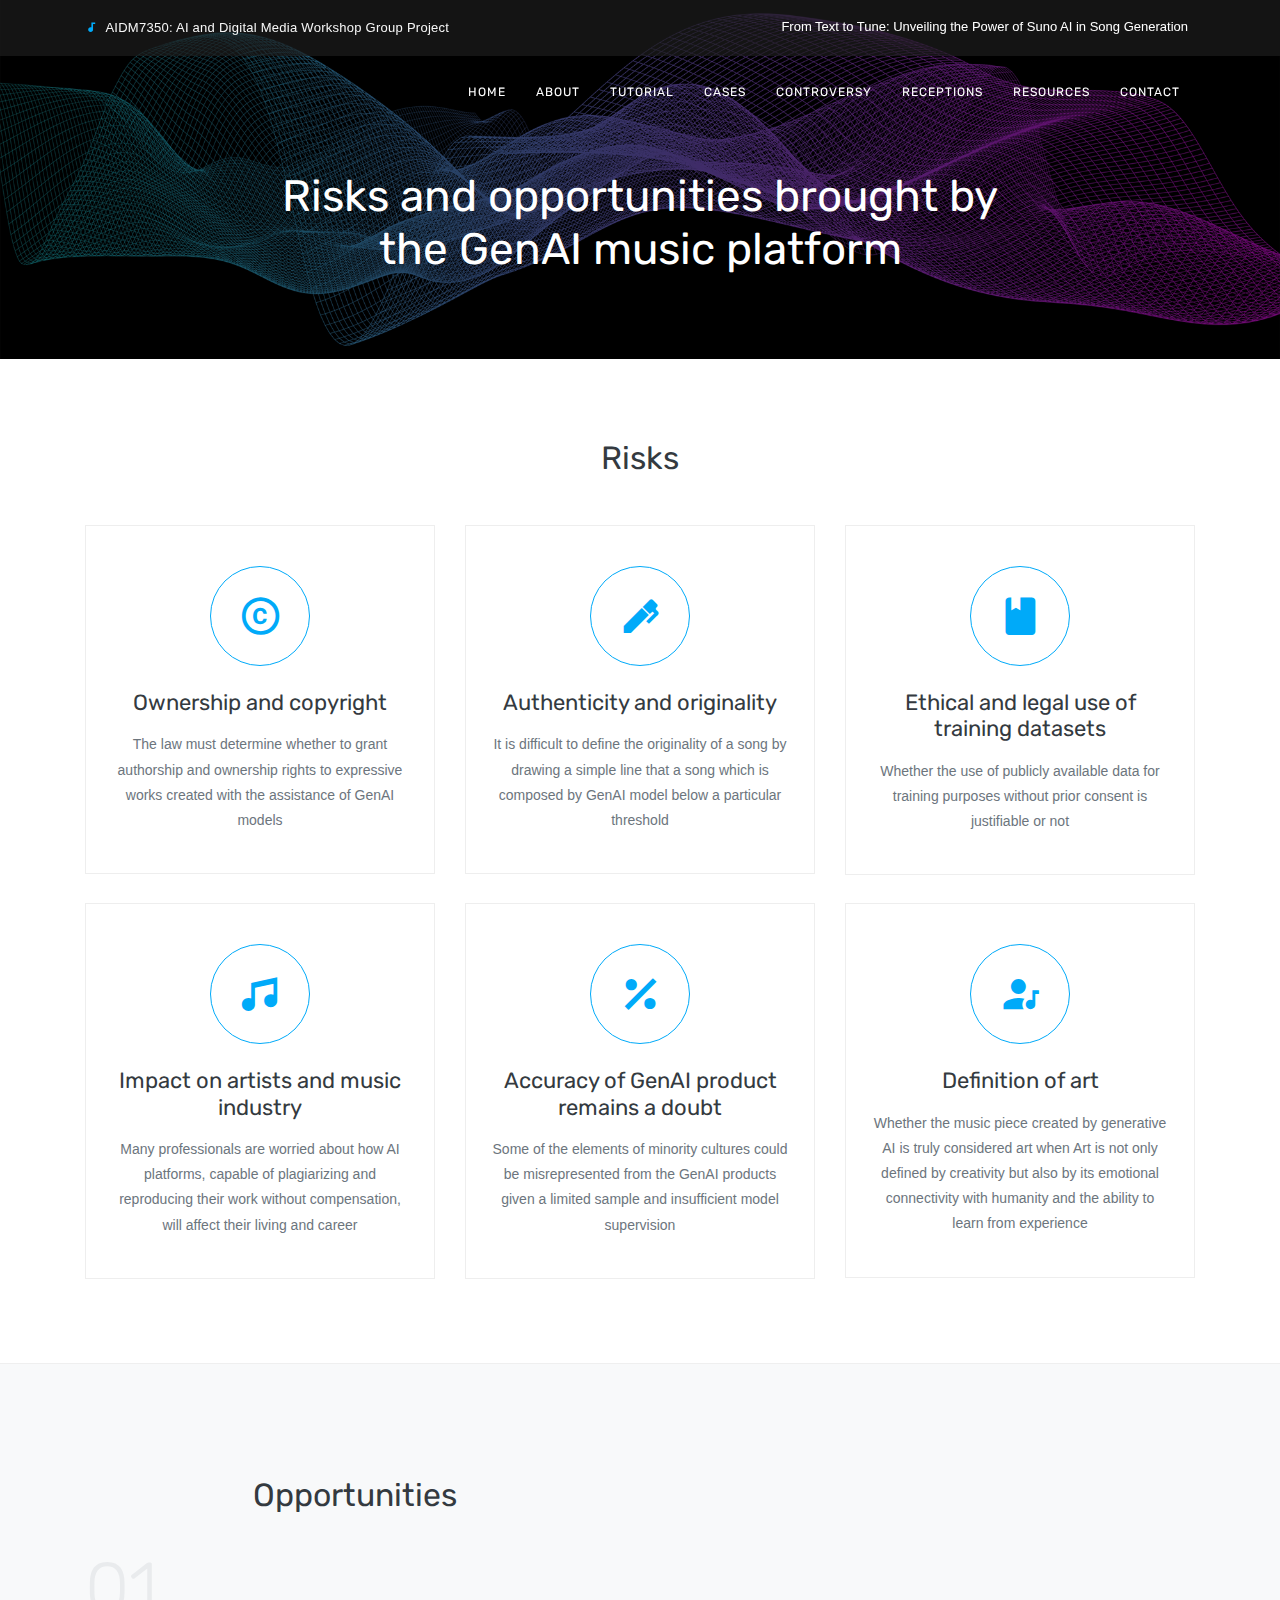
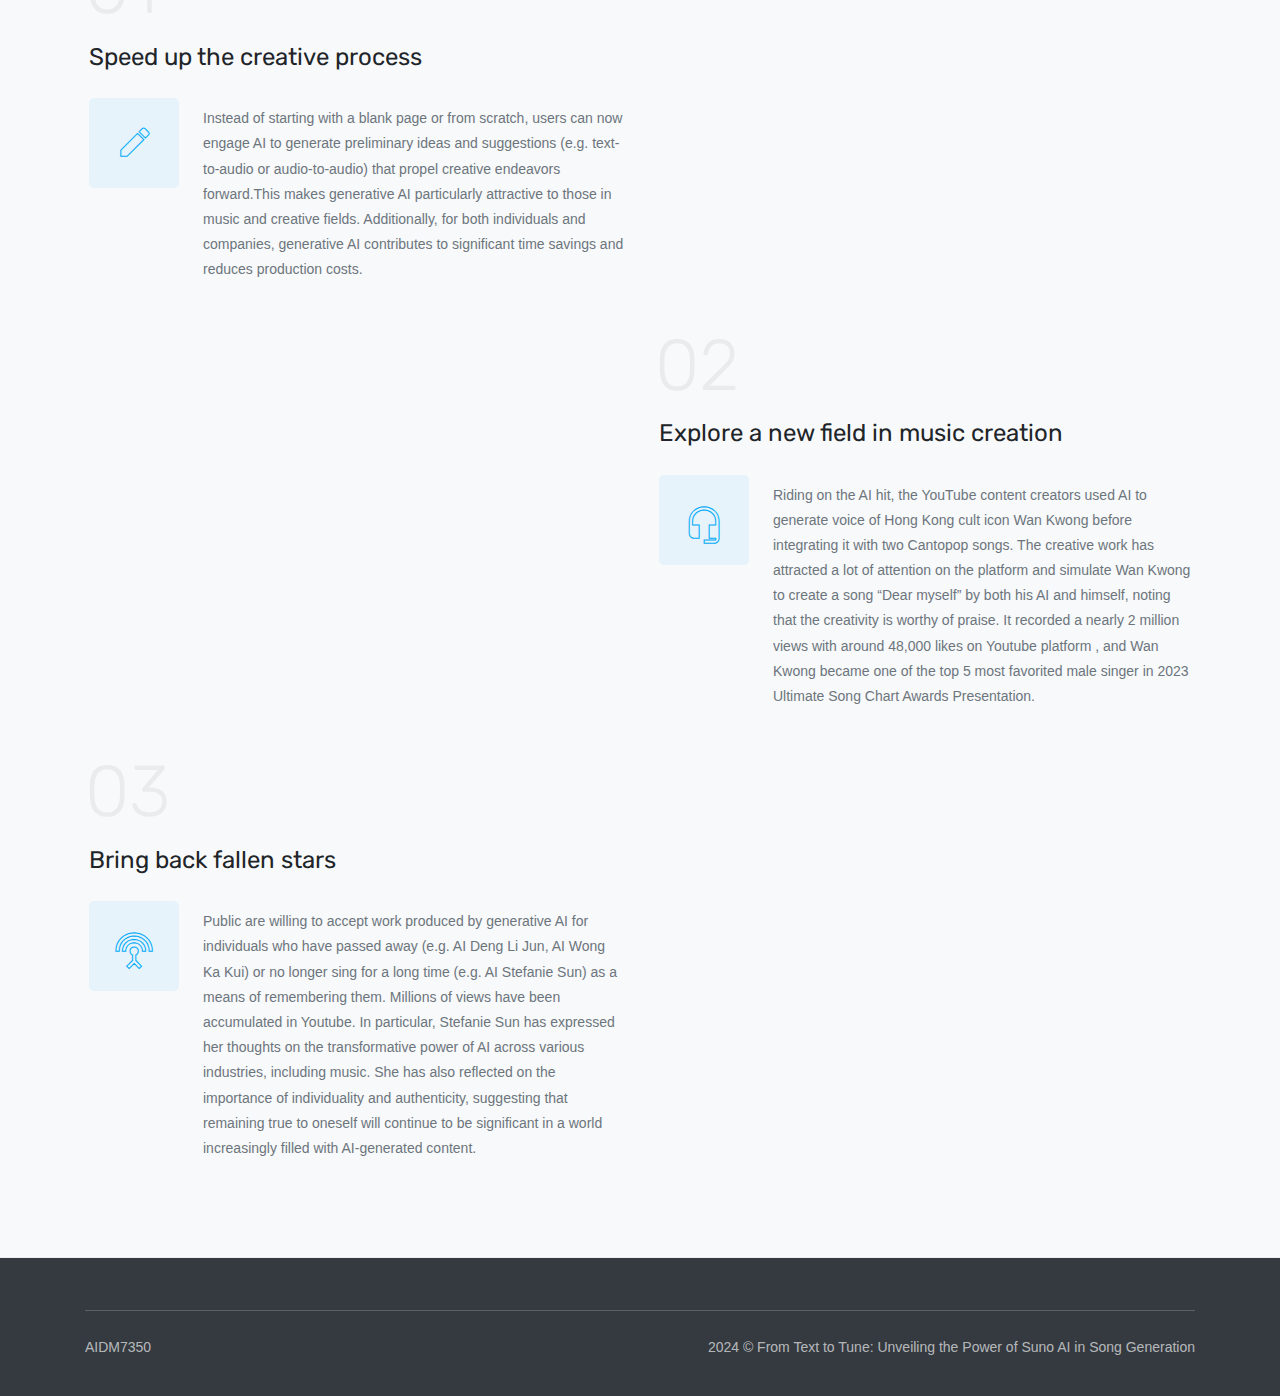
<file: controversy.html>
<!DOCTYPE html>
<html lang="en" class="no-js">

<head>
    <meta charset="UTF-8">
    <meta name="viewport" content="width=device-width, initial-scale=1">
    <title>From Text to Tune: Unveiling the Power of Suno AI in Song Generation</title>
    <meta name="description" content="" />
    <meta name="keywords" content="" />

    <!-- google font -->
    <link href="https://fonts.googleapis.com/css?family=Open+Sans:300,400,600,700|Rubik:300,400,500,700" rel="stylesheet">

    <!-- Bootstrap core CSS -->
    <link rel="stylesheet" href="css/bootstrap.min.css" type="text/css">

    <!--Material Icon -->
    <link rel="stylesheet" type="text/css" href="css/materialdesignicons.min.css" />

    <link rel="stylesheet" type="text/css" href="css/themify-icons.css" />

    <!--Slider-->
    <link rel="stylesheet" href="css/owl.carousel.css" />
    <link rel="stylesheet" href="css/owl.theme.css" />
    <link rel="stylesheet" href="css/owl.transitions.css" />

    <!-- Custom  Css -->
    <link rel="stylesheet" type="text/css" href="css/style.css" />
    <link rel="stylesheet" href="css/menu.css">

</head>

    <!-- Navigation Bar-->
    <header id="topnav" class="defaultscroll scroll-active">
        <div class="tagline">
            <div class="container">
                <div class="float-left">
                    <div class="phone">
                        <i class="mdi mdi-music-note mr-1 text-custom"></i> AIDM7350: AI and Digital Media Workshop Group Project
                    </div>
                </div>
                <div class="float-right">
                    <ul class="topbar-list list-unstyled d-flex" style="margin: 11px 0px;">
                        <li class="list-inline-item">
                            <a href="index.html">
                                From Text to Tune: Unveiling the Power of Suno AI in Song Generation
                            </a>
                        </li>
                    </ul>
                </div>
                <div class="clearfix"></div>
            </div>
        </div>
        <div class="container">

            <div class="menu-extras">

                <div class="menu-item">
                    <!-- Mobile menu toggle-->
                    <a class="navbar-toggle">
                        <div class="lines">
                            <span></span>
                            <span></span>
                            <span></span>
                        </div>
                    </a>
                    <!-- End mobile menu toggle-->
                </div>
            </div>

            <div id="navigation">

                    <!-- Navigation Menu-->
                    <ul class="navigation-menu">
    
                        <li class="">
                            <a href="index.html">Home</a>
                        </li>
    
                        <li class="has-submenu">
                            <a href="#">About</a>
                            <span class="menu-arrow"></span>
                            <ul class="submenu">
                                <li>
                                    <a href="about.html">What is Suno</a>
                                </li>
                                <li>
                                    <a href="other-GenAI.html">Other GenAI</a>
                                </li>
                            </ul>
                        </li>
                        
                        <li class="">
                            <a href="tutorial.html">Tutorial</a>
                        </li>
    
                        <li class="">
                            <a href="cases.html">Cases</a>
                        </li>
    
                        <li class="">
                            <a href="controversy.html">Controversy</a>
                        </li>
    
                        <li class="">
                            <a href="reception.html">Receptions</a>
                        </li>
    
                        <li class="">
                            <a href="resources.html">Resources</a>
                        </li>
    
                        <li class="">
                            <a href="contact-us.html">contact</a>
                        </li>
                    </ul>
                    <!-- End navigation menu-->
            </div>
        </div>
    </header>
    <!-- End Navigation Bar-->


    <!-- CONTROVERSY HOME START -->
    <section class="features-home section" id="home">
        <div class="bg-overlay"></div>
        <div class="home-center">
            <div class="home-desc-center">
                <div class="container">
                    <div class="row justify-content-center">
                        <div class="col-lg-8">
                            <div class="home-page-title text-center">
                                <h1 class="text-white mb-2">Risks and opportunities brought by the GenAI music platform</h1>
                            </div>
                        </div>
                    </div>
                </div>
            </div>
        </div>
    </section>
    <!-- CONTROVERSY HOME END -->


    <!-- RISK START -->
    <section class="section">
        <div class="container">
            <div class="row justify-content-center">
                <div class="col-lg-6 col-md-10">
                    <div class="title-name text-center mb-4">
                        <h2 class="text-dark mb-3">Risks</h2>
                        <p class="text-muted"></p>
                    </div>
                </div>
            </div>

            <div class="row">
                <div class="col-lg-4 col-md-6">
                    <div class="services-box text-center p-4 mt-4 mb-1">
                        <div class="services-icon m-3">
                            <i class="mdi mdi-copyright text-custom"></i>
                        </div>
                        <h4 class="text-dark mt-4">Ownership and copyright </h4>
                        <p class="text-muted mt-3">The law must determine whether to grant authorship and ownership rights to expressive works created with the assistance of GenAI models</p>
                    </div>
                </div>

                <div class="col-lg-4 col-md-6">
                    <div class="services-box text-center p-4 mt-4 mb-1">
                        <div class="services-icon m-3">
                            <i class="mdi mdi-pen text-custom"></i>
                        </div>
                        <h4 class="text-dark mt-4">Authenticity and originality</h4>
                        <p class="text-muted mt-3">It is difficult to define the originality of a song by drawing a simple line that a song which is composed by GenAI model below a particular threshold</p>
                    </div>
                </div>

                <div class="col-lg-4 col-md-6">
                    <div class="services-box text-center p-4 mt-4 mb-1">
                        <div class="services-icon m-3">
                            <i class="mdi mdi-book text-custom"></i>
                        </div>
                        <h4 class="text-dark mt-4">Ethical and legal use of training datasets</h4>
                        <p class="text-muted mt-3">Whether the use of publicly available data for training purposes without prior consent is justifiable or not</p>
                    </div>
                </div>

                <div class="col-lg-4 col-md-6">
                    <div class="services-box text-center p-4 mt-4 mb-1">
                        <div class="services-icon m-3">
                            <i class="mdi mdi-music text-custom"></i>
                        </div>
                        <h4 class="text-dark mt-4">Impact on artists and music industry</h4>
                        <p class="text-muted mt-3">Many professionals are worried about how AI platforms, capable of plagiarizing and reproducing their work without compensation, will affect their living and career</p>
                    </div>
                </div>

                <div class="col-lg-4 col-md-6">
                    <div class="services-box text-center p-4 mt-4 mb-1">
                        <div class="services-icon m-3">
                            <i class="mdi mdi-percent text-custom"></i>
                        </div>
                        <h4 class="text-dark mt-4">Accuracy of GenAI product remains a doubt
                        </h4>
                        <p class="text-muted mt-3">Some of the elements of minority cultures could be misrepresented from the GenAI products given a limited sample and insufficient model supervision</p>
                    </div>
                </div>

                <div class="col-lg-4 col-md-6">
                    <div class="services-box text-center p-4 mt-4 mb-1">
                        <div class="services-icon m-3">
                            <i class="mdi mdi-artist text-custom"></i>
                        </div>
                        <h4 class="text-dark mt-4">Definition of art</h4>
                        <p class="text-muted mt-3"> Whether the music piece created by generative AI is truly considered art when Art is not only defined by creativity but also by its emotional connectivity with humanity and the ability to learn from experience</p>
                    </div>
                </div>
            </div>

        </div>
    </section>
    <!-- RISK END -->


    <!-- OPPORTUNITIES START -->
    <section class="section bg-light" id="Feathure">
        <div class="container">
            <div class="row align-items-center mt-2">
                <div class="col-lg-6">
                <div class="title-name text-center mb-4"></div>
                    <h2 class="text-dark mb-3" style="text-align: center;">Opportunities</h2>
                            <p class="text-muted"></p>
                    <div class="features-content">
                        <h1 class="text-uppercase display-3 pt-3">01</h1>
                        <div class="pl-1">
                            <h4 class="mb-4">Speed up the creative process</h4>
                            <h4 class="mb-4"></h4>
    
                            <div class="feature-desc">
                                <div class="float-left feature-icon mr-4">
                                    <i class="mdi mdi-border-color"></i>
                                </div>
                                <p class="text-muted pt-2"> Instead of starting with a blank page or from scratch, users can now engage AI to generate preliminary ideas and suggestions (e.g. text-to-audio or audio-to-audio) that propel creative endeavors forward.This makes generative AI particularly attractive to those in music and creative fields. Additionally, for both individuals and companies, generative AI contributes to significant time savings and reduces production costs.  </p>
                            </div>
                        </div>
                    </div>
                </div>
    
                <div class="col-lg-6">
                    <iframe width="560" height="315" src="https://www.youtube.com/embed/cgYpMYMhzXI?si=HsZGigaX1FOVWQoq" title="YouTube video player" frameborder="0" allow="accelerometer; autoplay; clipboard-write; encrypted-media; gyroscope; picture-in-picture; web-share" referrerpolicy="strict-origin-when-cross-origin" allowfullscreen></iframe>
    
                    <div class="feature-img">
                      
                    </div>
                </div>
            </div>
    
            <div class="row align-items-center mt-2">
                <div class="col-lg-6">
                    <iframe width="560" height="315" src="https://www.youtube.com/embed/hDSft4Ah1Qw?si=VRmEp-5MFIq96w-8" title="YouTube video player" frameborder="0" allow="accelerometer; autoplay; clipboard-write; encrypted-media; gyroscope; picture-in-picture; web-share" referrerpolicy="strict-origin-when-cross-origin" allowfullscreen></iframe>
    
                    <div class="feature-img">
             
                    </div>
                </div>
    
                <div class="col-lg-6">
                    <div class="features-content">
                        <h1 class="text-uppercase display-3 pt-3">02</h1>
                        <div class="pl-1">
                            <h4 class="mb-4">Explore a new field in music creation</h4>
    
                            <div class="feature-desc">
                                <div class="float-left feature-icon mr-4">
                                    <i class="mdi mdi-headset"></i>
                                </div>
                                <p class="text-muted pt-2">Riding on the AI hit, the YouTube content creators used AI to generate voice of Hong Kong cult icon Wan Kwong before integrating it with two Cantopop songs. The creative work has attracted a lot of attention on the platform and simulate Wan Kwong to create a song “Dear myself” by both his AI and himself, noting that the creativity is worthy of praise. It recorded a nearly 2 million views with around 48,000 likes on Youtube platform , and Wan Kwong became one of the top 5 most favorited male singer in 2023 Ultimate Song Chart Awards Presentation.</p>
                            </div>
                        </div>
                    </div>
    
                </div>
            </div>
    
            <div class="row align-items-center mt-2">
                <div class="col-lg-6">
                    <div class="features-content">
                        <h1 class="text-uppercase display-3 pt-3">03</h1>
                        <div class="pl-1">
                            <h4 class="mb-4">Bring back fallen stars</h4>
    
                            <div class="feature-desc">
                                <div class="float-left feature-icon mr-4">
                                    <i class="mdi mdi-video-input-antenna"></i>
                                </div>
                                <p class="text-muted pt-2">Public are willing to accept work produced by generative AI for individuals who have passed away (e.g. AI Deng Li Jun, AI Wong Ka Kui) or no longer sing for a long time (e.g. AI Stefanie Sun) as a means of remembering them. Millions of views have been accumulated in Youtube.  In particular, Stefanie Sun has expressed her thoughts on the transformative power of AI across various industries, including music. She has also reflected on the importance of individuality and authenticity, suggesting that remaining true to oneself will continue to be significant in a world increasingly filled with AI-generated content.</p>
                            </div>
                        </div>
                    </div>
                </div>
    
                <div class="col-lg-6">
                    <iframe width="560" height="315" src="https://www.youtube.com/embed/zPrD2Ak1nTY?si=6Zc1kZmtXURsF9A0" title="YouTube video player" frameborder="0" allow="accelerometer; autoplay; clipboard-write; encrypted-media; gyroscope; picture-in-picture; web-share" referrerpolicy="strict-origin-when-cross-origin" allowfullscreen></iframe>

                    <div class="feature-img">
                    </div>
                </div>
            </div>
        </div>
    </section>
    <!-- OPPORTUNITIES END -->
 

    <!--FOOTER START-->
    <section class="bg-footer">
        <div class="container">
            <hr class="footer-border">
            <div class="row">
                <div class="col-lg-12">
                    <div class="text-white-50">
                        <div class="float-left pull-none mt-2">
                            <p class="mb-0"><a href="" class="text-white-50">AIDM7350</a></p>
                        </div>
                        <div class="float-right pull-none mt-2">
                            <p class="mb-0">2024 © From Text to Tune: Unveiling the Power of Suno AI in Song Generation </p>
                        </div>
                    </div>
                </div>
            </div>
        </div>
    </section>
    <!--FOOTER END-->


    <!-- JAVASCRIPTS -->
    <script src="js/jquery.min.js"></script>
    <script src="js/popper.min.js"></script>
    <script src="js/bootstrap.min.js"></script>
    <script src="js/jquery.easing.min.js"></script>
    <script src="js/scrollspy.min.js"></script>
    <!-- Magnific Popup -->
    <script src="js/jquery.magnific-popup.min.js"></script>
    <!-- filter -->
    <script src="js/isotope.js"></script>
    <script src="js/masonry.pkgd.min.js"></script>
    <!-- carousel -->
    <script src="js/owl.carousel.min.js"></script>
    <!-- portfolio filter -->
    <script src="js/portfolio-filter.js"></script>

    <script src="js/app.js"></script>

    <script>
        //owlCarousel
        $("#owl-demo").owlCarousel({
            autoPlay: 3000,
            navigation: true,
            slideSpeed: 300,
            paginationSpeed: 400,
            singleItem: true,
            navigationText: ["<i class='ti-arrow-left'></i>", "<i class='ti-arrow-right'></i>"]
        });
    </script>
</body>
</html>
</file>
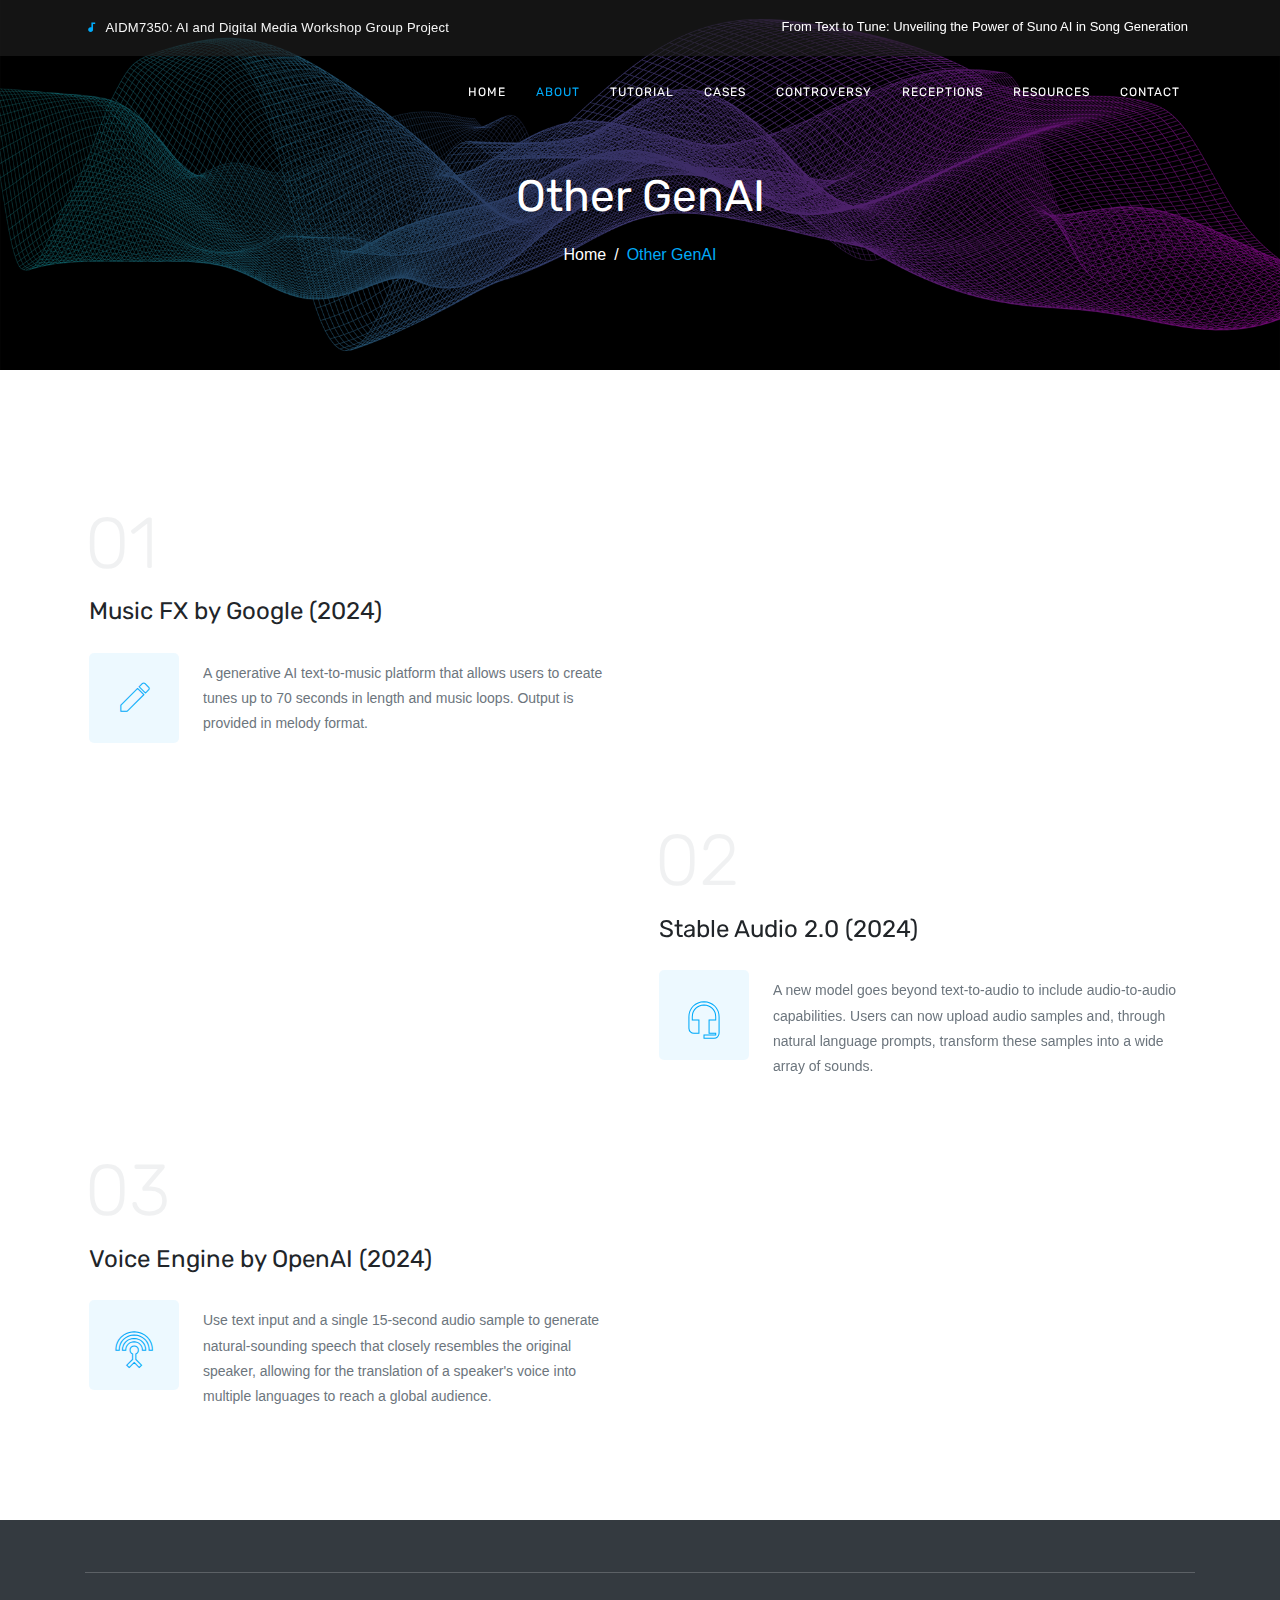
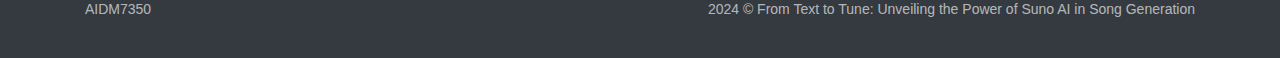
<file: other-GenAI.html>
<!DOCTYPE html>
<html lang="en" class="no-js">

<head>
    <meta charset="UTF-8">
    <meta name="viewport" content="width=device-width, initial-scale=1">
    <title>From Text to Tune: Unveiling the Power of Suno AI in Song Generation</title>
    <meta name="description" content="" />
    <meta name="keywords" content="" />

    <!-- google font -->
    <link href="https://fonts.googleapis.com/css?family=Open+Sans:300,400,600,700|Rubik:300,400,500,700" rel="stylesheet">

    <!-- Bootstrap core CSS -->
    <link rel="stylesheet" href="css/bootstrap.min.css" type="text/css">

    <!--Material Icon -->
    <link rel="stylesheet" type="text/css" href="css/materialdesignicons.min.css" />

    <link rel="stylesheet" type="text/css" href="css/themify-icons.css" />

    <!--Slider-->
    <link rel="stylesheet" href="css/owl.carousel.css" />
    <link rel="stylesheet" href="css/owl.theme.css" />
    <link rel="stylesheet" href="css/owl.transitions.css" />

    <!-- Custom  Css -->
    <link rel="stylesheet" type="text/css" href="css/style.css" />
    <link rel="stylesheet" href="css/menu.css">

</head>

    <!-- Navigation Bar-->
    <header id="topnav" class="defaultscroll scroll-active">
        <div class="tagline">
            <div class="container">
                <div class="float-left">
                    <div class="phone">
                        <i class="mdi mdi-music-note mr-1 text-custom"></i> AIDM7350: AI and Digital Media Workshop Group Project
                    </div>
                </div>
                <div class="float-right">
                    <ul class="topbar-list list-unstyled d-flex" style="margin: 11px 0px;">
                        <li class="list-inline-item">
                            <a href="index.html">
                                From Text to Tune: Unveiling the Power of Suno AI in Song Generation
                            </a>
                        </li>
                    </ul>
                </div>
                <div class="clearfix"></div>
            </div>
        </div>
        <div class="container">

            <div class="menu-extras">

                <div class="menu-item">
                    <!-- Mobile menu toggle-->
                    <a class="navbar-toggle">
                        <div class="lines">
                            <span></span>
                            <span></span>
                            <span></span>
                        </div>
                    </a>
                    <!-- End mobile menu toggle-->
                </div>
            </div>

            <div id="navigation">

                    <!-- Navigation Menu-->
                    <ul class="navigation-menu">
    
                        <li class="">
                            <a href="index.html">Home</a>
                        </li>
    
                        <li class="has-submenu">
                            <a href="#">About</a>
                            <span class="menu-arrow"></span>
                            <ul class="submenu">
                                <li>
                                    <a href="about.html">What is Suno</a>
                                </li>
                                <li>
                                    <a href="other-GenAI.html">Other GenAI</a>
                                </li>
                            </ul>
                        </li>
                        
                        <li class="">
                            <a href="tutorial.html">Tutorial</a>
                        </li>
    
                        <li class="">
                            <a href="cases.html">Cases</a>
                        </li>
    
                        <li class="">
                            <a href="controversy.html">Controversy</a>
                        </li>
    
                        <li class="">
                            <a href="reception.html">Receptions</a>
                        </li>
    
                        <li class="">
                            <a href="resources.html">Resources</a>
                        </li>
    
                        <li class="">
                            <a href="contact-us.html">contact</a>
                        </li>
                    </ul>
                    <!-- End navigation menu-->
            </div>
        </div>
    </header>
    <!-- End Navigation Bar-->


    <!-- OHTER GEN AI HOME START -->
    <section class="features-home section" id="home">
        <div class="bg-overlay"></div>
        <div class="home-center">
            <div class="home-desc-center">
                <div class="container">
                    <div class="row justify-content-center">
                        <div class="col-lg-8">
                            <div class="home-page-title text-center">
                                <h1 class="text-white mb-2">Other GenAI</h1>
                                <nav aria-label="breadcrumb">
                                    <ol class="breadcrumb justify-content-center bg-transparent">
                                        <li class="breadcrumb-item text-white"><a href="index.html" class="text-white">Home</a></li>
                                        <li class="breadcrumb-item  active" aria-current="page"><a href="other-GenAI.html" class="text-custom">Other GenAI</a></li>
                                    </ol>
                                </nav>
                            </div>
                        </div>
                    </div>
                </div>
            </div>
        </div>
    </section>
    <!-- OHTER GEN AI HOME END -->


    <!-- OHTER GEN AI START -->
    <section class="section" id="Feathure">
        <div class="container">
            <div class="row align-items-center mt-2">
                <div class="col-lg-6">
                    <div class="features-content">
                        <h1 class="text-uppercase display-3 pt-3">01</h1>
                        <div class="pl-1">
                            <h4 class="mb-4">Music FX by Google (2024)</h4>

                            <div class="feature-desc">
                                <div class="float-left feature-icon mr-4">
                                    <i class="mdi mdi-border-color"></i>
                                </div>
                                <p class="text-muted pt-2">A generative AI text-to-music platform that allows users to create tunes up to 70 seconds in length and music loops. Output is provided in melody format.</p>
                            </div>
                        </div>
                    </div>
                </div>

                <div class="col-lg-6">
                    <iframe width="560" height="315" src="https://www.youtube.com/embed/MT6qT_5ZOW8?si=OKpsP2el3sXIxyTH" title="YouTube video player" frameborder="0" allow="accelerometer; autoplay; clipboard-write; encrypted-media; gyroscope; picture-in-picture; web-share" referrerpolicy="strict-origin-when-cross-origin" allowfullscreen></iframe>
                </div>
            </div>

            <div class="row align-items-center mt-2">
                <div class="col-lg-6">
                    <iframe width="560" height="315" src="https://www.youtube.com/embed/1JKlwgsCwEg?si=tg9I6AiTJhZWDNIR" title="YouTube video player" frameborder="0" allow="accelerometer; autoplay; clipboard-write; encrypted-media; gyroscope; picture-in-picture; web-share" referrerpolicy="strict-origin-when-cross-origin" allowfullscreen></iframe>
                </div>

                <div class="col-lg-6">
                    <div class="features-content">
                        <h1 class="text-uppercase display-3 pt-3">02</h1>
                        <div class="pl-1">
                            <h4 class="mb-4">Stable Audio 2.0 (2024)</h4>

                            <div class="feature-desc">
                                <div class="float-left feature-icon mr-4">
                                    <i class="mdi mdi-headset"></i>
                                </div>
                                <p class="text-muted pt-2">A new model goes beyond text-to-audio to include audio-to-audio capabilities. Users can now upload audio samples and, through natural language prompts, transform these samples into a wide array of sounds.</p>
                            </div>
                        </div>
                    </div>

                </div>
            </div>

            <div class="row align-items-center mt-2">
                <div class="col-lg-6">
                    <div class="features-content">
                        <h1 class="text-uppercase display-3 pt-3">03</h1>
                        <div class="pl-1">
                            <h4 class="mb-4">Voice Engine by OpenAI (2024)</h4>

                            <div class="feature-desc">
                                <div class="float-left feature-icon mr-4">
                                    <i class="mdi mdi-video-input-antenna"></i>
                                </div>
                                <p class="text-muted pt-2">Use text input and a single 15-second audio sample to generate natural-sounding speech that closely resembles the original speaker, allowing for the translation of a speaker's voice into multiple languages to reach a global audience.</p>
                            </div>
                        </div>
                    </div>
                </div>

                <div class="col-lg-6">
                    <iframe width="560" height="315" src="https://www.youtube.com/embed/qidszBIfkpc?si=3VqejaLs-PMaQURd" title="YouTube video player" frameborder="0" allow="accelerometer; autoplay; clipboard-write; encrypted-media; gyroscope; picture-in-picture; web-share" referrerpolicy="strict-origin-when-cross-origin" allowfullscreen></iframe>

                </div>
            </div>
        </div>
    </section>
    <!-- OHTER GEN AI END -->
   

    <!--FOOTER START-->
      <section class="bg-footer">
        <div class="container">
            <hr class="footer-border">
            <div class="row">
                <div class="col-lg-12">
                    <div class="text-white-50">
                        <div class="float-left pull-none mt-2">
                            <p class="mb-0"><a href="" class="text-white-50">AIDM7350</a></p>
                        </div>
                        <div class="float-right pull-none mt-2">
                            <p class="mb-0">2024 © From Text to Tune: Unveiling the Power of Suno AI in Song Generation </p>
                        </div>
                    </div>
                </div>
            </div>
        </div>
    </section>
    <!--FOOTER END-->

    <!-- JAVASCRIPTS -->
    <script src="js/jquery.min.js"></script>
    <script src="js/popper.min.js"></script>
    <script src="js/bootstrap.min.js"></script>
    <script src="js/jquery.easing.min.js"></script>
    <script src="js/scrollspy.min.js"></script>
    <!-- carousel -->
    <script src="js/owl.carousel.min.js"></script>
    <!-- Magnific Popup -->
    <script src="js/jquery.magnific-popup.min.js"></script>

    <script src="js/app.js"></script>

    <script>
        //owlCarousel
        $("#owl-demo").owlCarousel({

            autoPlay: 3000, //Set AutoPlay to 3 seconds

            items: 3,
            itemsDesktop: [1199, 3],
            itemsDesktopSmall: [979, 2]
        });
    </script>
</body>
</html>
</file>
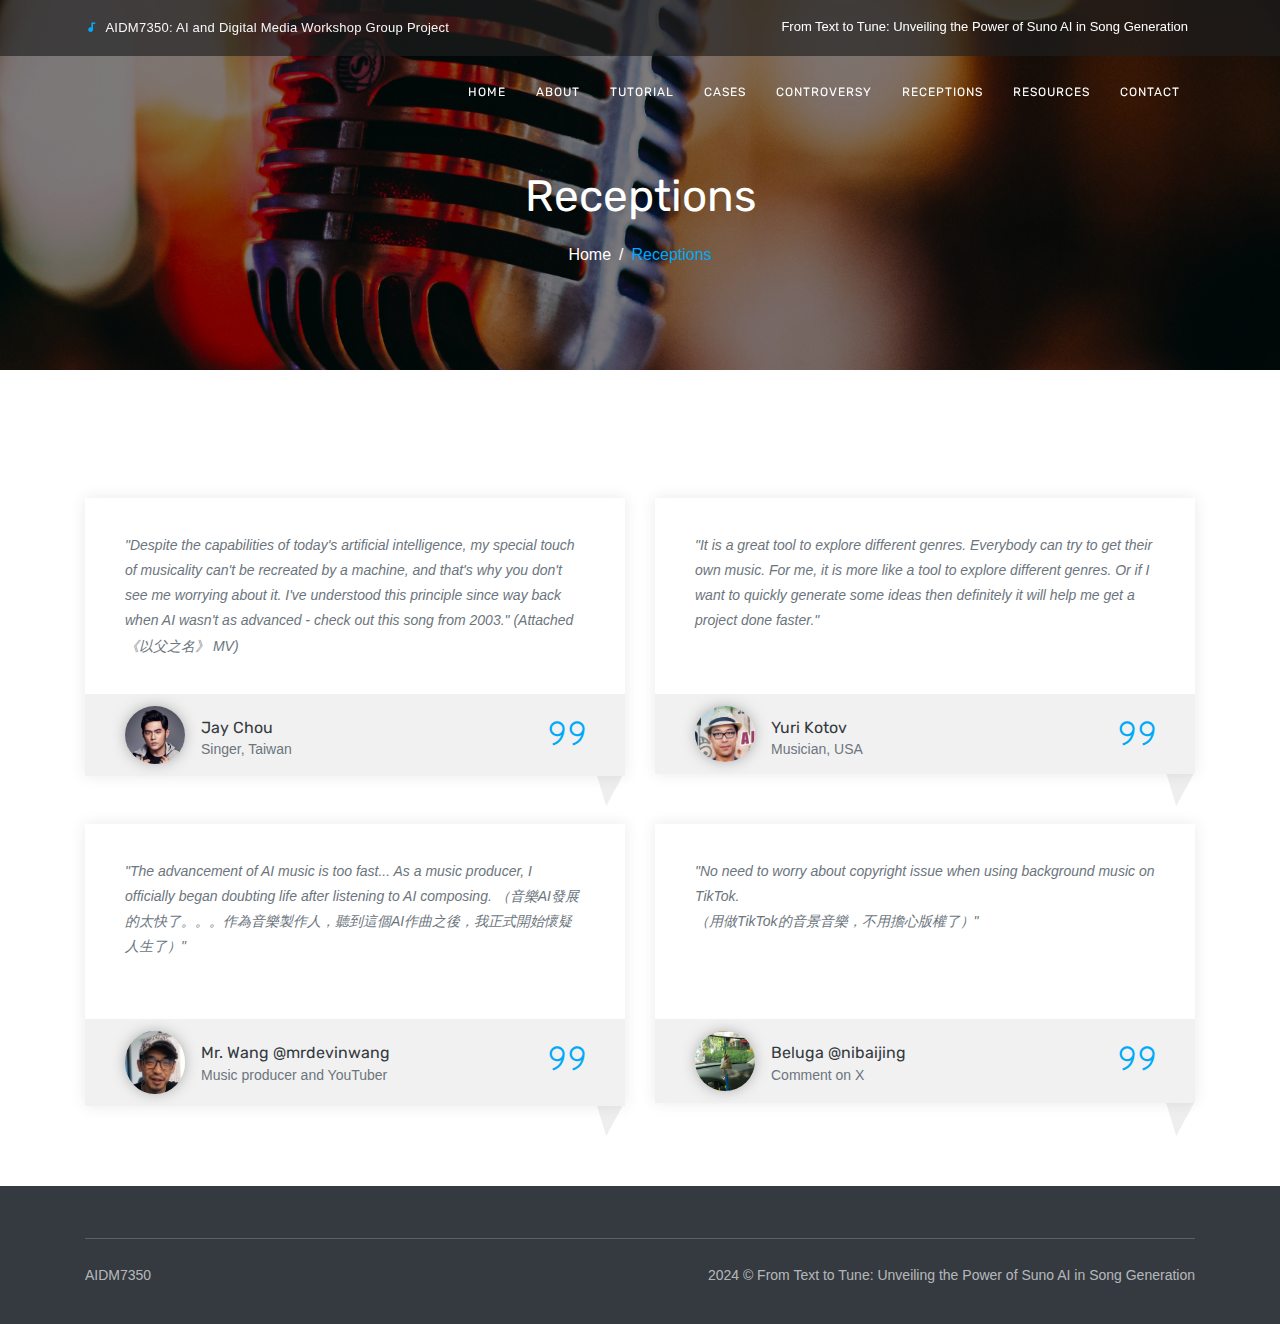
<file: reception.html>
<!DOCTYPE html>
<html lang="en" class="no-js">

<head>
    <meta charset="UTF-8">
    <meta name="viewport" content="width=device-width, initial-scale=1">
    <title>From Text to Tune: Unveiling the Power of Suno AI in Song Generation</title>
    <meta name="description" content="" />
    <meta name="keywords" content="" />

    <!-- google font -->
    <link href="https://fonts.googleapis.com/css?family=Open+Sans:300,400,600,700|Rubik:300,400,500,700" rel="stylesheet">

    <!-- Bootstrap core CSS -->
    <link rel="stylesheet" href="css/bootstrap.min.css" type="text/css">

    <!--Material Icon -->
    <link rel="stylesheet" type="text/css" href="css/materialdesignicons.min.css" />

    <link rel="stylesheet" type="text/css" href="css/themify-icons.css" />

    <!--Slider-->
    <link rel="stylesheet" href="css/owl.carousel.css" />
    <link rel="stylesheet" href="css/owl.theme.css" />
    <link rel="stylesheet" href="css/owl.transitions.css" />

    <!-- Custom  Css -->
    <link rel="stylesheet" type="text/css" href="css/style.css" />
    <link rel="stylesheet" href="css/menu.css">

</head>

    <!-- Navigation Bar-->
    <header id="topnav" class="defaultscroll scroll-active">
        <div class="tagline">
            <div class="container">
                <div class="float-left">
                    <div class="phone">
                        <i class="mdi mdi-music-note mr-1 text-custom"></i> AIDM7350: AI and Digital Media Workshop Group Project
                    </div>
                </div>
                <div class="float-right">
                    <ul class="topbar-list list-unstyled d-flex" style="margin: 11px 0px;">
                        <li class="list-inline-item">
                            <a href="index.html">
                                From Text to Tune: Unveiling the Power of Suno AI in Song Generation
                            </a>
                        </li>
                    </ul>
                </div>
                <div class="clearfix"></div>
            </div>
        </div>
        <div class="container">

            <div class="menu-extras">

                <div class="menu-item">
                    <!-- Mobile menu toggle-->
                    <a class="navbar-toggle">
                        <div class="lines">
                            <span></span>
                            <span></span>
                            <span></span>
                        </div>
                    </a>
                    <!-- End mobile menu toggle-->
                </div>
            </div>

            <div id="navigation">

                    <!-- Navigation Menu-->
                    <ul class="navigation-menu">
    
                        <li class="">
                            <a href="index.html">Home</a>
                        </li>
    
                        <li class="has-submenu">
                            <a href="#">About</a>
                            <span class="menu-arrow"></span>
                            <ul class="submenu">
                                <li>
                                    <a href="about.html">What is Suno</a>
                                </li>
                                <li>
                                    <a href="other-GenAI.html">Other GenAI</a>
                                </li>
                            </ul>
                        </li>
                        
                        <li class="">
                            <a href="tutorial.html">Tutorial</a>
                        </li>
    
                        <li class="">
                            <a href="cases.html">Cases</a>
                        </li>
    
                        <li class="">
                            <a href="controversy.html">Controversy</a>
                        </li>
    
                        <li class="">
                            <a href="reception.html">Receptions</a>
                        </li>
    
                        <li class="">
                            <a href="resources.html">Resources</a>
                        </li>
    
                        <li class="">
                            <a href="contact-us.html">contact</a>
                        </li>
                    </ul>
                    <!-- End navigation menu-->
            </div>
        </div>
    </header>
    <!-- End Navigation Bar-->

    <!-- OUR CLIENTS HOME START -->
    <section class="our-clients-home section" id="home">
        <div class="bg-overlay"></div>
        <div class="home-center">
            <div class="home-desc-center">
                <div class="container">
                    <div class="row justify-content-center">
                        <div class="col-lg-8">
                            <div class="home-page-title text-center">
                                <h1 class="text-white mb-2">Receptions</h1>
                                <nav aria-label="breadcrumb">
                                    <ol class="breadcrumb justify-content-center bg-transparent">
                                        <li class="breadcrumb-item text-white"><a href="index.html" class="text-white">Home</a></li>
                                        <li class="breadcrumb-item  active" aria-current="page"><a href="reception.html" class="text-custom">Receptions</a></li>
                                    </ol>
                                </nav>
                            </div>
                        </div>
                    </div>
                </div>
            </div>
        </div>
    </section>
    <!-- OUR CLIENTS HOME START -->

    <!-- OUR CLIENTS START -->
    <section class="section">
        <div class="container">
            <div class="row">
                <div class="col-lg-6">
                    <div class="our-clients bg-white mt-5">
                        <div class="our-clients-desc">
                            <p class="text-muted font-italic mb-0">
                                "Despite the capabilities of today's artificial intelligence, my special touch of musicality can't be recreated by a machine, and that's why you don't see me worrying about it. I've understood this principle since way back when AI wasn't as advanced - check out this song from 2003." (Attached 《以父之名》 MV)
                            </p>
                        </div>
                        <div class="our-clients-content clearfix">
                            <div class="float-right pt-2">
                                <i class="ti-quote-right text-custom our-clients-icon"></i>
                            </div>

                            <div class="float-left our-clients-img mr-3">
                                <img class="img-fluid d-block mx-auto rounded-circle" src="images/reception/reception-jaychou.png">
                            </div>
                            <h6 class="text-dark mb-0">Jay Chou</h6>
                            <p class="text-muted mb-0">Singer, Taiwan</p>
                        </div>
                    </div>
                </div>

                <div class="col-lg-6">
                    <div class="our-clients bg-white mt-5">
                        <div class="our-clients-desc">
                            <p class="text-muted font-italic mb-0">
                                "It is a great tool to explore different genres. Everybody can try to get their own music. For me, it is more like a tool to explore different genres. Or if I want to quickly generate some ideas then definitely it will help me get a project done faster."<br>
                                 <br>
                            </p>
                        </div>
                        <div class="our-clients-content clearfix">
                            <div class="float-right pt-2">
                                <i class="ti-quote-right text-custom our-clients-icon"></i>
                            </div>

                            <div class="float-left our-clients-img mr-3">
                                <img class="img-fluid d-block mx-auto rounded-circle" src="images/reception/reception-yurikotov.png">
                            </div>
                            <h6 class="text-dark mb-0">Yuri Kotov</h6>
                            <p class="text-muted mb-0">Musician, USA</p>
                        </div>
                    </div>
                </div>
            </div>

            <div class="row">
                <div class="col-lg-6">
                    <div class="our-clients bg-white mt-5">
                        <div class="our-clients-desc">
                            <p class="text-muted font-italic mb-0">
                                "The advancement of AI music is too fast... As a music producer, I officially began doubting life after listening to AI composing. （音樂AI發展的太快了。。。作為音樂製作人，聽到這個AI作曲之後，我正式開始懷疑人生了）"
                                <br> <br>
                            </p>
                        </div>
                        <div class="our-clients-content clearfix">
                            <div class="float-right pt-2">
                                <i class="ti-quote-right text-custom our-clients-icon"></i>
                            </div>

                            <div class="float-left our-clients-img mr-3">
                                <img class="img-fluid d-block mx-auto rounded-circle" src="images/reception/reception-mrwang.png">
                            </div>
                            <h6 class="text-dark mb-0">Mr. Wang @mrdevinwang</h6>
                            <p class="text-muted mb-0">Music producer and YouTuber</p>
                        </div>
                    </div>
                </div>

                <div class="col-lg-6">
                    <div class="our-clients bg-white mt-5">
                        <div class="our-clients-desc">
                            <p class="text-muted font-italic mb-0">
                                "No need to worry about copyright issue when using background music on TikTok.<br> （用做TikTok的音景音樂，不用擔心版權了）"<br>
                                 <br> <br>
                           </p>
                        </div>
                        <div class="our-clients-content clearfix">
                            <div class="float-right pt-2">
                                <i class="ti-quote-right text-custom our-clients-icon"></i>
                            </div>

                            <div class="float-left our-clients-img mr-3">
                                <img class="img-fluid d-block mx-auto rounded-circle" src="images/reception/reception-beluga.jpg">
                            </div>
                            <h6 class="text-dark mb-0">Beluga @nibaijing</h6>
                            <p class="text-muted mb-0">Comment on X</p>
                        </div>
                    </div>
                </div>
            </div>

        </div>
    </section>
    <!-- OUR CLIENTS END -->


    <!--FOOTER START-->
    <section class="bg-footer">
        <div class="container">
            <hr class="footer-border">
            <div class="row">
                <div class="col-lg-12">
                    <div class="text-white-50">
                        <div class="float-left pull-none mt-2">
                            <p class="mb-0"><a href="" class="text-white-50">AIDM7350</a></p>
                        </div>
                        <div class="float-right pull-none mt-2">
                            <p class="mb-0">2024 © From Text to Tune: Unveiling the Power of Suno AI in Song Generation </p>
                        </div>
                    </div>
                </div>
            </div>
        </div>
    </section>
    <!--FOOTER END-->

    <!-- JAVASCRIPTS -->
    <script src="js/jquery.min.js"></script>
    <script src="js/popper.min.js"></script>
    <script src="js/bootstrap.min.js"></script>
    <script src="js/jquery.easing.min.js"></script>
    <script src="js/scrollspy.min.js"></script>
    <!-- Magnific Popup -->
    <script src="js/jquery.magnific-popup.min.js"></script>
    <!-- filter -->
    <script src="js/isotope.js"></script>
    <script src="js/masonry.pkgd.min.js"></script>
    <!-- portfolio filter -->
    <script src="js/portfolio-filter.js"></script>
    <script src="js/app.js"></script>
</body>
</html>
</file>
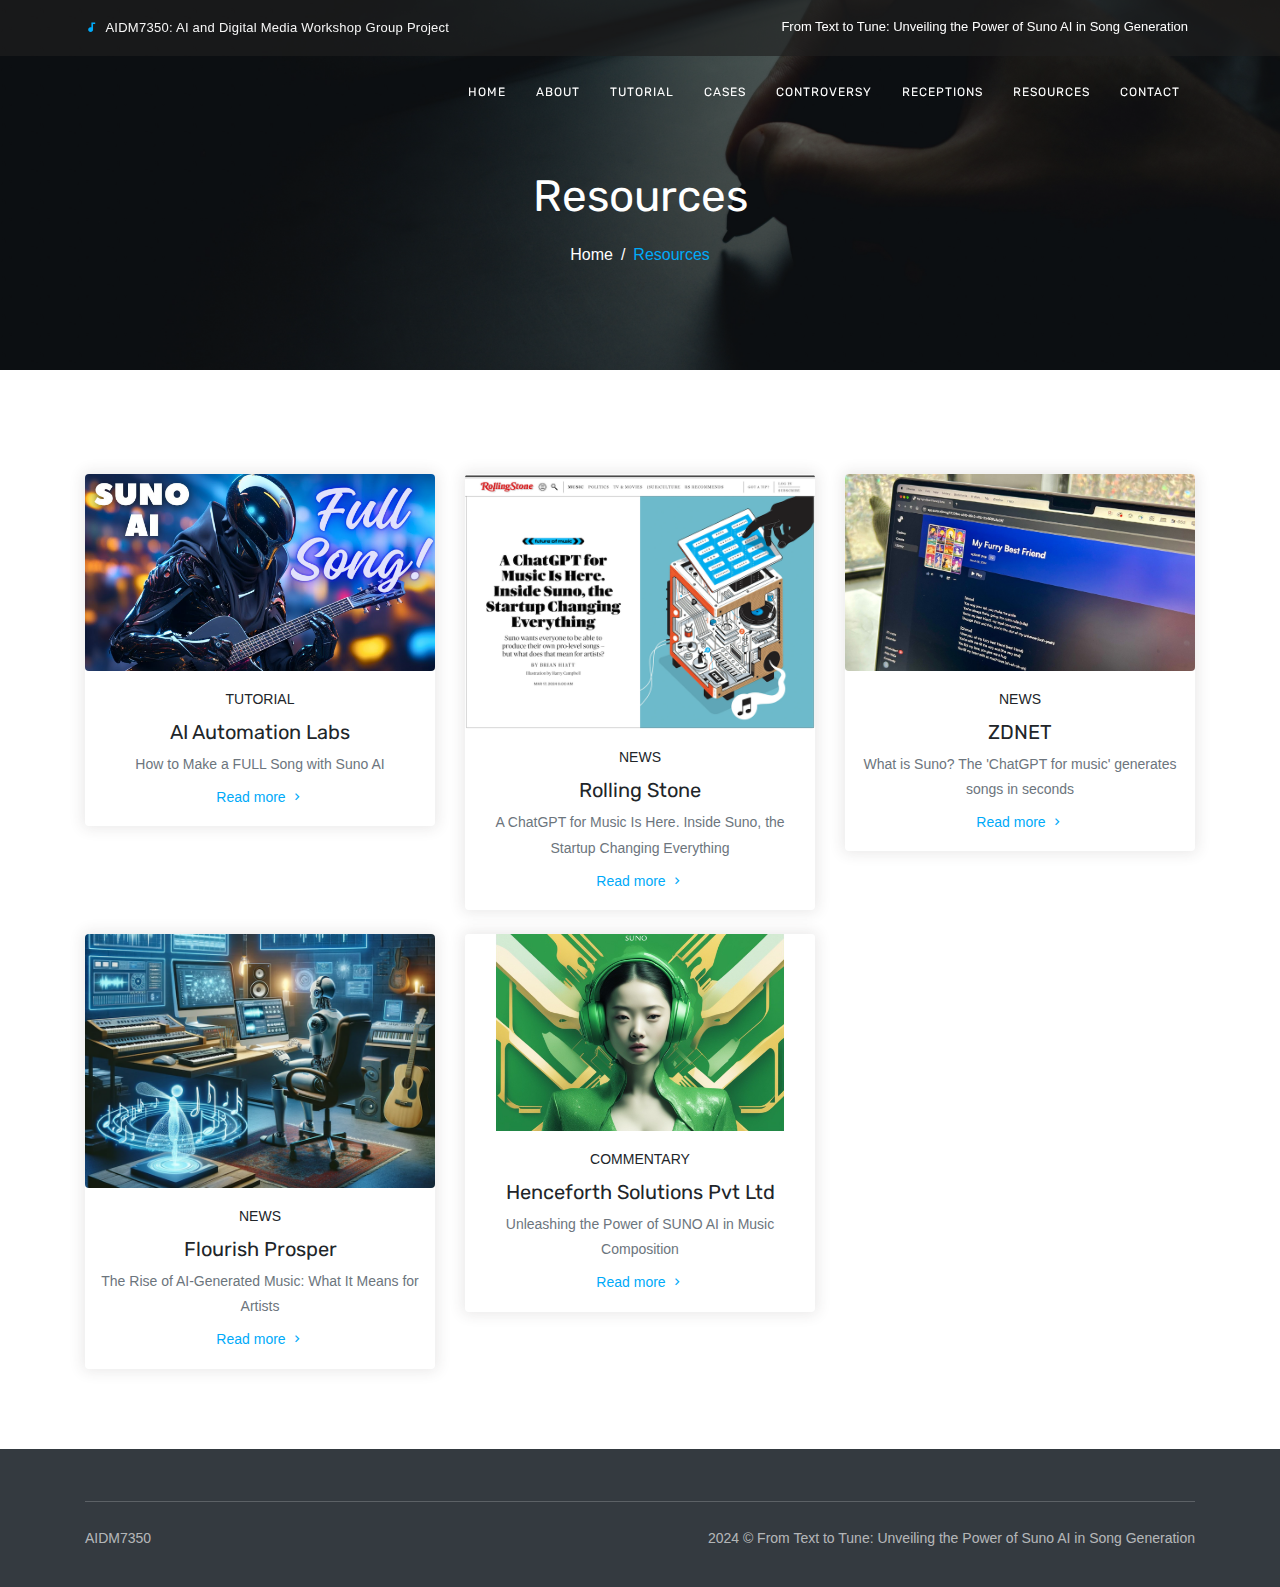
<file: resources.html>
<!DOCTYPE html>
<html lang="en" class="no-js">

<head>
    <meta charset="UTF-8">
    <meta name="viewport" content="width=device-width, initial-scale=1">
    <title>From Text to Tune: Unveiling the Power of Suno AI in Song Generation</title>
    <meta name="description" content="" />
    <meta name="keywords" content="" />

    <!-- google font -->
    <link href="https://fonts.googleapis.com/css?family=Open+Sans:300,400,600,700|Rubik:300,400,500,700" rel="stylesheet">

    <!-- Bootstrap core CSS -->
    <link rel="stylesheet" href="css/bootstrap.min.css" type="text/css">

    <!--Material Icon -->
    <link rel="stylesheet" type="text/css" href="css/materialdesignicons.min.css" />

    <link rel="stylesheet" type="text/css" href="css/themify-icons.css" />

    <!--Slider-->
    <link rel="stylesheet" href="css/owl.carousel.css" />
    <link rel="stylesheet" href="css/owl.theme.css" />
    <link rel="stylesheet" href="css/owl.transitions.css" />

    <!-- Custom  Css -->
    <link rel="stylesheet" type="text/css" href="css/style.css" />
    <link rel="stylesheet" href="css/menu.css">

</head>

    <!-- Navigation Bar-->
    <header id="topnav" class="defaultscroll scroll-active">
        <div class="tagline">
            <div class="container">
                <div class="float-left">
                    <div class="phone">
                        <i class="mdi mdi-music-note mr-1 text-custom"></i> AIDM7350: AI and Digital Media Workshop Group Project
                    </div>
                </div>
                <div class="float-right">
                    <ul class="topbar-list list-unstyled d-flex" style="margin: 11px 0px;">
                        <li class="list-inline-item">
                            <a href="index.html">
                                From Text to Tune: Unveiling the Power of Suno AI in Song Generation
                            </a>
                        </li>
                    </ul>
                </div>
                <div class="clearfix"></div>
            </div>
        </div>
        <div class="container">

            <div class="menu-extras">

                <div class="menu-item">
                    <!-- Mobile menu toggle-->
                    <a class="navbar-toggle">
                        <div class="lines">
                            <span></span>
                            <span></span>
                            <span></span>
                        </div>
                    </a>
                    <!-- End mobile menu toggle-->
                </div>
            </div>

            <div id="navigation">

                    <!-- Navigation Menu-->
                    <ul class="navigation-menu">
    
                        <li class="">
                            <a href="index.html">Home</a>
                        </li>
    
                        <li class="has-submenu">
                            <a href="#">About</a>
                            <span class="menu-arrow"></span>
                            <ul class="submenu">
                                <li>
                                    <a href="about.html">What is Suno</a>
                                </li>
                                <li>
                                    <a href="other-GenAI.html">Other GenAI</a>
                                </li>
                            </ul>
                        </li>
                        
                        <li class="">
                            <a href="tutorial.html">Tutorial</a>
                        </li>
    
                        <li class="">
                            <a href="cases.html">Cases</a>
                        </li>
    
                        <li class="">
                            <a href="controversy.html">Controversy</a>
                        </li>
    
                        <li class="">
                            <a href="reception.html">Receptions</a>
                        </li>
    
                        <li class="">
                            <a href="resources.html">Resources</a>
                        </li>
    
                        <li class="">
                            <a href="contact-us.html">contact</a>
                        </li>
                    </ul>
                    <!-- End navigation menu-->
            </div>
        </div>
    </header>
    <!-- End Navigation Bar-->

    <!-- BLOG LIST HOME START -->
    <section class="blog-list-home section" id="home">
        <div class="bg-overlay"></div>
        <div class="home-center">
            <div class="home-desc-center">
                <div class="container">
                    <div class="row justify-content-center">
                        <div class="col-lg-8">
                            <div class="home-page-title text-center">
                                <h1 class="text-white mb-2">Resources</h1>
                                <nav aria-label="breadcrumb">
                                    <ol class="breadcrumb justify-content-center bg-transparent">
                                        <li class="breadcrumb-item text-white"><a href="index.html" class="text-white">Home</a></li>
                                        <li class="breadcrumb-item  active" aria-current="page"><a href="resources.html" class="text-custom">Resources</a></li>
                                    </ol>
                                </nav>
                            </div>
                        </div>
                    </div>
                </div>
            </div>
        </div>
    </section>
    <!-- BLOG LIST HOME END -->

    <!-- BLOG ITEM START -->
    <section class="section">
        <div class="container">
            <div class="row">
                <div class="col-lg-4 col-md-6">
                    <div class="blog-list-item bg-white rounded mt-4">
                        <div class="blog-list-img">
                            <img src="images/resources/img-1.jpg" class="img-fluid d-block mx-auto rounded">
                        </div>

                        <div class="blog-list-content text-center p-3">
                            <p class="text-uppercase blog-list-title mb-2">Tutorial</p>
                            <h5 class="mb-2">AI Automation Labs</h5>
                            <p class="text-muted mb-2">How to Make a FULL Song with Suno AI</p>
                            <p class="mb-0"><a href="https://youtu.be/mZoytG2FGZI?si=-0ob3WB_MbLFD6xN" class="text-custom mb-1" target="_blank">Read more<i class="mdi mdi-chevron-right ml-1"></i></a></p>
                        </div>
                    </div>
                </div>

                <div class="col-lg-4 col-md-6">
                    <div class="blog-list-item bg-white rounded mt-4">
                        <div class="blog-list-img">
                            <img src="images/resources/img-2.png" class="img-fluid d-block mx-auto rounded">
                        </div>

                        <div class="blog-list-content text-center p-3">
                            <p class="text-uppercase blog-list-title mb-2">News</p>
                            <h5 class="mb-2">Rolling Stone</h5>
                            <p class="text-muted mb-2">A ChatGPT for Music Is Here. Inside Suno, the Startup Changing Everything</p>
                            <p class="mb-0"><a href="https://www.rollingstone.com/music/music-features/suno-ai-chatgpt-for-music-1234982307/" class="text-custom mb-1" target="_blank">Read more<i class="mdi mdi-chevron-right ml-1"></i></a></p>
                        </div>
                    </div>
                </div>

                <div class="col-lg-4 col-md-6">
                    <div class="blog-list-item bg-white rounded mt-4">
                        <div class="blog-list-img">
                            <img src="images/resources/img-3.jpg" class="img-fluid d-block mx-auto rounded">
                        </div>

                        <div class="blog-list-content text-center p-3">
                            <p class="text-uppercase blog-list-title mb-2">News</p>
                            <h5 class="mb-2">ZDNET</h5>
                            <p class="text-muted mb-2">What is Suno? The 'ChatGPT for music' generates songs in seconds</p>
                            <p class="mb-0"><a href="https://www.zdnet.com/article/what-is-suno-this-chatgpt-for-music-generates-songs-in-seconds/" class="text-custom mb-1" target="_blank">Read more<i class="mdi mdi-chevron-right ml-1"></i></a></p>
                        </div>
                    </div>
                </div>

                <div class="col-lg-4 col-md-6">
                    <div class="blog-list-item bg-white rounded mt-4">
                        <div class="blog-list-img">
                            <img src="images/resources/img-4.png" class="img-fluid d-block mx-auto rounded">
                        </div>

                        <div class="blog-list-content text-center p-3">
                            <p class="text-uppercase blog-list-title mb-2">News</p>
                            <h5 class="mb-2">Flourish Prosper</h5>
                            <p class="text-muted mb-2">The Rise of AI-Generated Music: What It Means for Artists</p>
                            <p class="mb-0"><a href="https://flourishprosper.net/music-resources/the-rise-of-ai-generated-music-what-it-means-for-artists/" class="text-custom mb-1" target="_blank">Read more<i class="mdi mdi-chevron-right ml-1"></i></a></p>
                        </div>
                    </div>
                </div>

                <div class="col-lg-4 col-md-6">
                    <div class="blog-list-item bg-white rounded mt-4">
                        <div class="blog-list-img">
                            <img src="images/resources/img-5.jpeg" class="img-fluid d-block mx-auto rounded">
                        </div>

                        <div class="blog-list-content text-center p-3">
                            <p class="text-uppercase blog-list-title mb-2">Commentary</p>
                            <h5 class="mb-2">Henceforth Solutions Pvt Ltd</h5>
                            <p class="text-muted mb-2">Unleashing the Power of SUNO AI in Music Composition</p>
                            <p class="mb-0"><a href="https://www.linkedin.com/pulse/unleashing-power-suno-ai-music-composition-henceforthsolutions-8qz0c/" class="text-custom mb-1" target="_blank">Read more<i class="mdi mdi-chevron-right ml-1"></i></a></p>
                        </div>
                    </div>
                </div>
        </div>
    </section>
    <!-- BLOG ITEM END -->

    <!--FOOTER START-->
    <section class="bg-footer">
        <div class="container">
            <hr class="footer-border">
            <div class="row">
                <div class="col-lg-12">
                    <div class="text-white-50">
                        <div class="float-left pull-none mt-2">
                            <p class="mb-0"><a href="" class="text-white-50">AIDM7350</a></p>
                        </div>
                        <div class="float-right pull-none mt-2">
                            <p class="mb-0">2024 © From Text to Tune: Unveiling the Power of Suno AI in Song Generation </p>
                        </div>
                    </div>
                </div>
            </div>
        </div>
    </section>
    <!--FOOTER END-->

    <!-- JAVASCRIPTS -->
    <script src="js/jquery.min.js"></script>
    <script src="js/popper.min.js"></script>
    <script src="js/bootstrap.min.js"></script>
    <script src="js/jquery.easing.min.js"></script>
    <script src="js/scrollspy.min.js"></script>
    <!-- Magnific Popup -->
    <script src="js/jquery.magnific-popup.min.js"></script>

    <script src="js/app.js"></script>
</body>
</html>
</file>
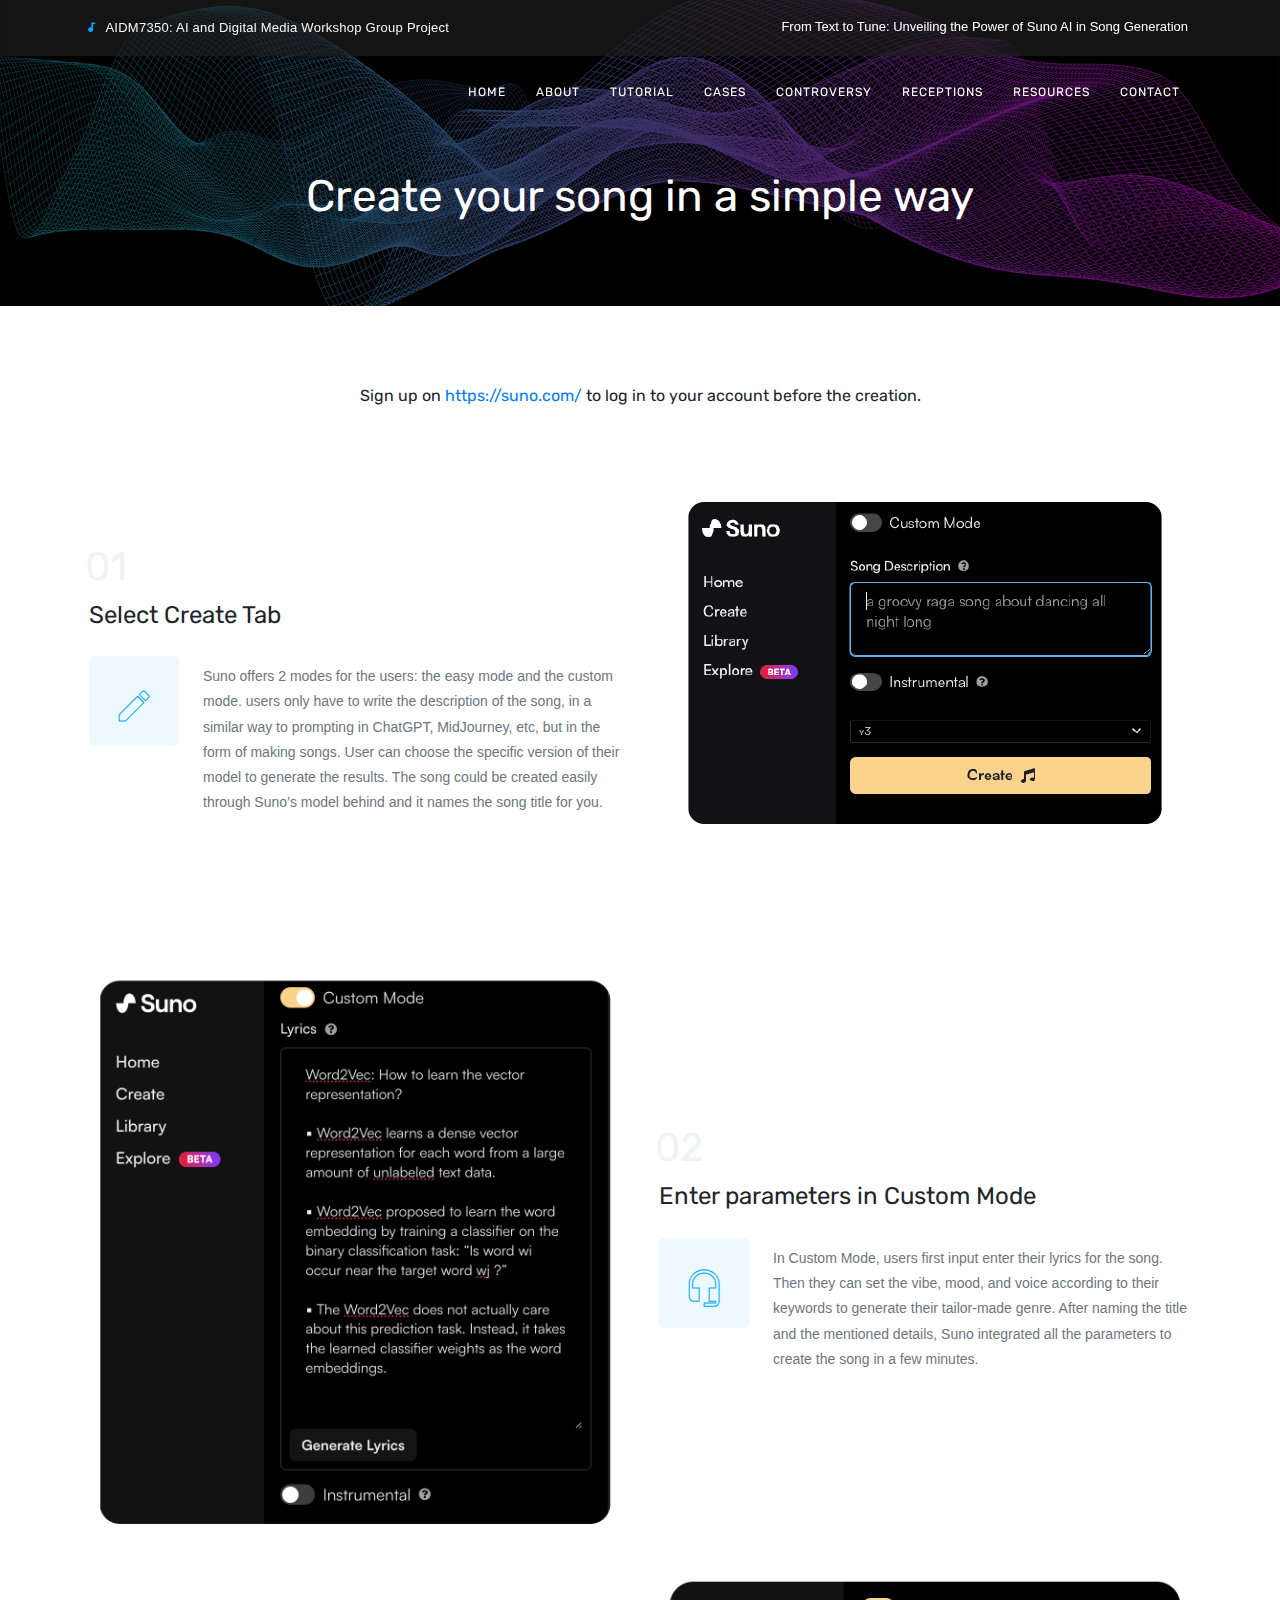
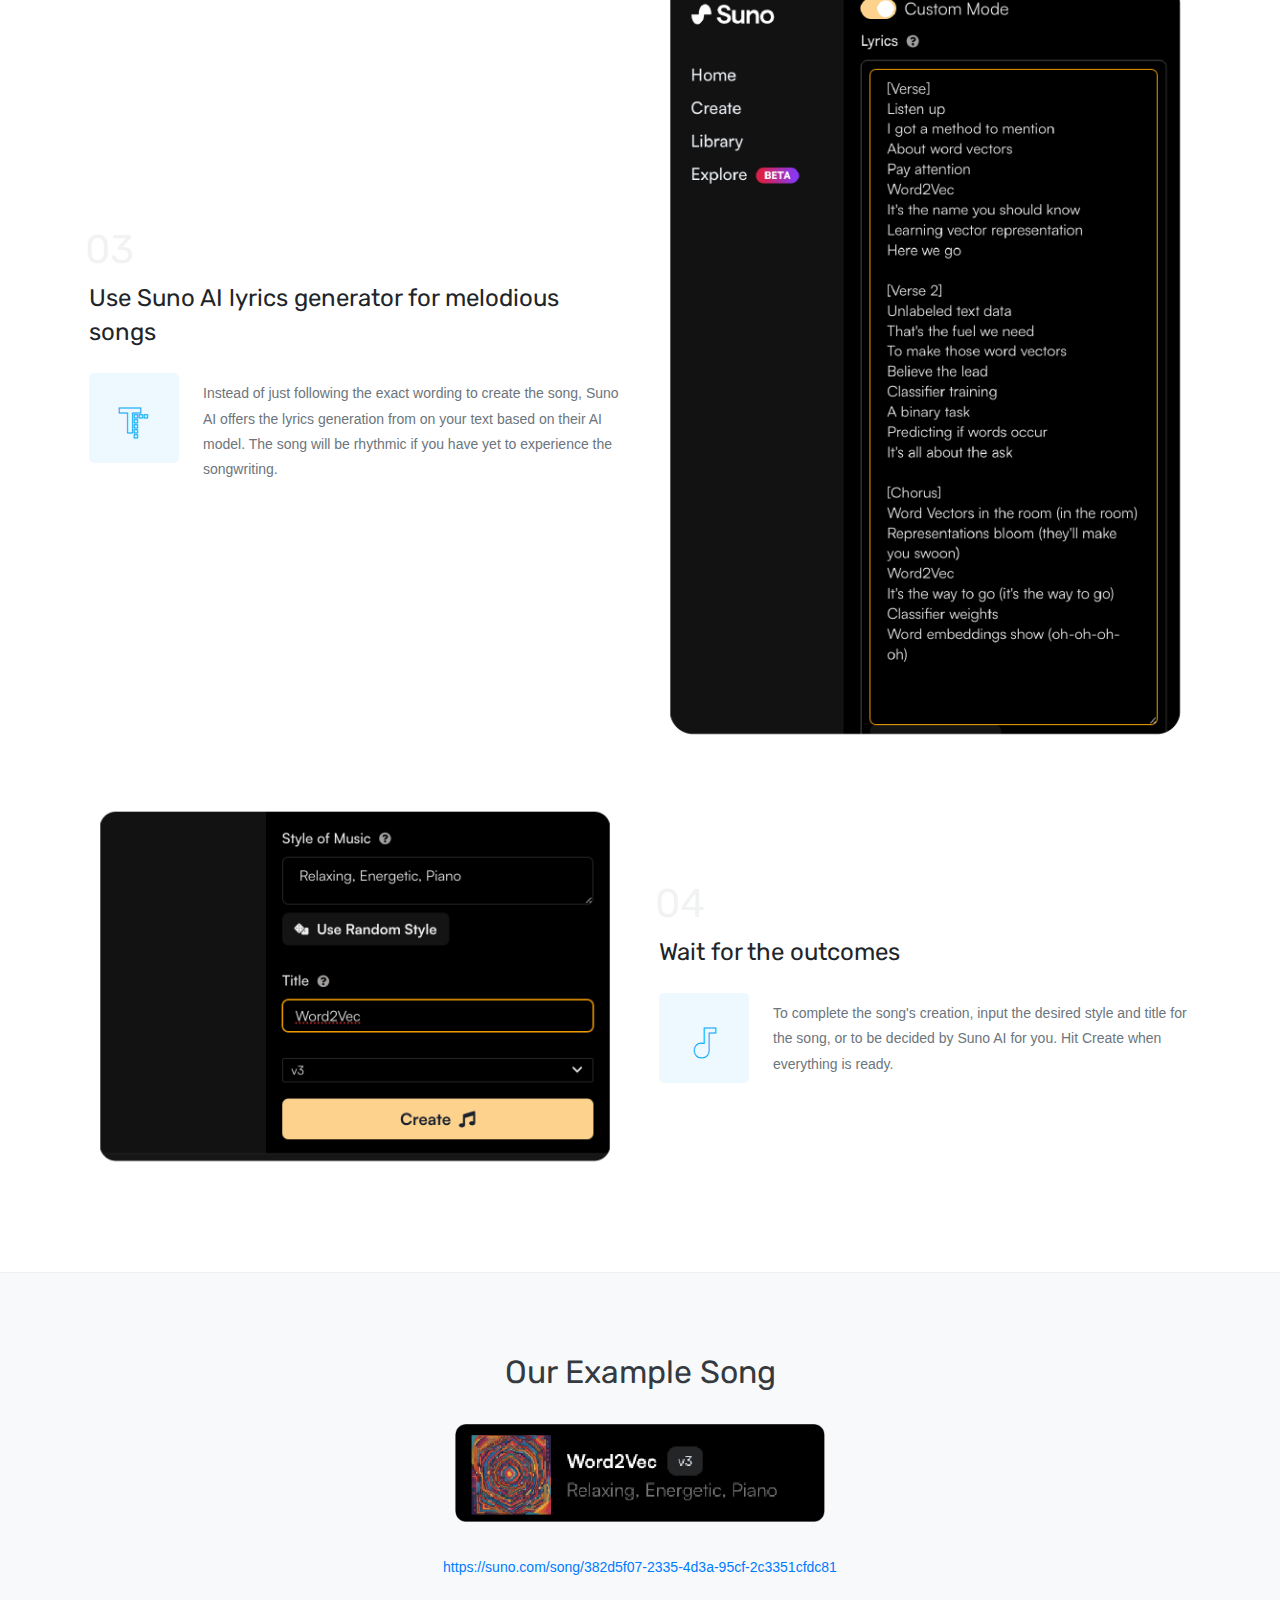
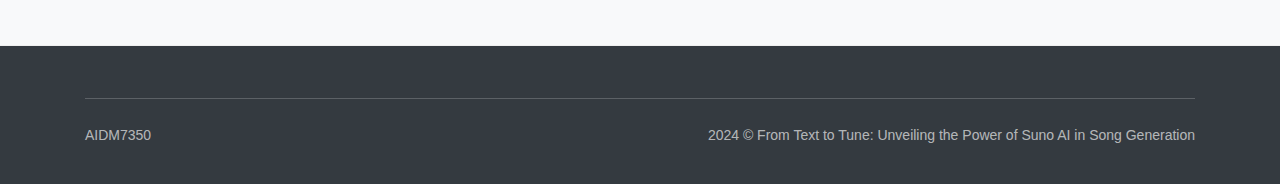
<file: tutorial.html>
<!DOCTYPE html>
<html lang="en" class="no-js">

<head>
    <meta charset="UTF-8">
    <meta name="viewport" content="width=device-width, initial-scale=1">
    <title>From Text to Tune: Unveiling the Power of Suno AI in Song Generation</title>
    <meta name="description" content="" />
    <meta name="keywords" content="" />

    <!-- google font -->
    <link href="https://fonts.googleapis.com/css?family=Open+Sans:300,400,600,700|Rubik:300,400,500,700" rel="stylesheet">

    <!-- Bootstrap core CSS -->
    <link rel="stylesheet" href="css/bootstrap.min.css" type="text/css">

    <!--Material Icon -->
    <link rel="stylesheet" type="text/css" href="css/materialdesignicons.min.css" />

    <link rel="stylesheet" type="text/css" href="css/themify-icons.css" />

    <!--Slider-->
    <link rel="stylesheet" href="css/owl.carousel.css" />
    <link rel="stylesheet" href="css/owl.theme.css" />
    <link rel="stylesheet" href="css/owl.transitions.css" />

    <!-- Custom  Css -->
    <link rel="stylesheet" type="text/css" href="css/style.css" />
    <link rel="stylesheet" href="css/menu.css">

</head>

    <!-- Navigation Bar-->
    <header id="topnav" class="defaultscroll scroll-active">
        <div class="tagline">
            <div class="container">
                <div class="float-left">
                    <div class="phone">
                        <i class="mdi mdi-music-note mr-1 text-custom"></i> AIDM7350: AI and Digital Media Workshop Group Project
                    </div>
                </div>
                <div class="float-right">
                    <ul class="topbar-list list-unstyled d-flex" style="margin: 11px 0px;">
                        <li class="list-inline-item">
                            <a href="index.html">
                                From Text to Tune: Unveiling the Power of Suno AI in Song Generation
                            </a>
                        </li>
                    </ul>
                </div>
                <div class="clearfix"></div>
            </div>
        </div>
        <div class="container">

            <div class="menu-extras">

                <div class="menu-item">
                    <!-- Mobile menu toggle-->
                    <a class="navbar-toggle">
                        <div class="lines">
                            <span></span>
                            <span></span>
                            <span></span>
                        </div>
                    </a>
                    <!-- End mobile menu toggle-->
                </div>
            </div>

            <div id="navigation">

                    <!-- Navigation Menu-->
                    <ul class="navigation-menu">
    
                        <li class="">
                            <a href="index.html">Home</a>
                        </li>
    
                        <li class="has-submenu">
                            <a href="#">About</a>
                            <span class="menu-arrow"></span>
                            <ul class="submenu">
                                <li>
                                    <a href="about.html">What is Suno</a>
                                </li>
                                <li>
                                    <a href="other-GenAI.html">Other GenAI</a>
                                </li>
                            </ul>
                        </li>
                        
                        <li class="">
                            <a href="tutorial.html">Tutorial</a>
                        </li>
    
                        <li class="">
                            <a href="cases.html">Cases</a>
                        </li>
    
                        <li class="">
                            <a href="controversy.html">Controversy</a>
                        </li>
    
                        <li class="">
                            <a href="reception.html">Receptions</a>
                        </li>
    
                        <li class="">
                            <a href="resources.html">Resources</a>
                        </li>
    
                        <li class="">
                            <a href="contact-us.html">contact</a>
                        </li>
                    </ul>
                    <!-- End navigation menu-->
            </div>
        </div>
    </header>
    <!-- End Navigation Bar-->


    <!-- TUTORIAL HOME START -->
    <section class="features-home section" id="home">
        <div class="bg-overlay"></div>
        <div class="home-center">
            <div class="home-desc-center">
                <div class="container">
                    <div class="row justify-content-center">
                        <div class="col-lg-8">
                            <div class="home-page-title text-center">
                                <h1 class="text-white mb-2">Create your song in a simple way</h1>
                            </div>
                        </div>
                    </div>
                </div>
            </div>
        </div>
    </section>
    <!-- TUTORIAL HOME END -->


    <!-- TUTORIAL START -->
    <section class="section" id="Feathure">
        <div class="container">
            <h6 style="text-align: center;"> Sign up on <a href="https://suno.com/">https://suno.com/</a> to log in to your account before the creation.</h6>
            <div class="row align-items-center mt-2">
                <div class="col-lg-6">
                    <div class="features-content">
                        <h1>01</h1>
                        <div class="pl-1">
                            <h4 class="mb-4">Select Create Tab</h4>
                            <div class="feature-desc">
                                <div class="float-left feature-icon mr-4">
                                    <i class="mdi mdi-pencil"></i>
                                </div>
                                <p class="text-muted pt-2">Suno offers 2 modes for the users: the easy mode and the custom mode. users only have to write the description of the song, in a similar way to prompting in ChatGPT, MidJourney, etc, but in the form of making songs. User can choose the specific version of their model to generate the results. The song could be created easily through Suno’s model behind and it names the song title for you.</p>
                            </div>
                        </div>
                    </div>
                </div>
                <div class="col-lg-6">
                    <img src="images/feature-bg-effect.png" class="img-fluid mx-auto d-block">
                </div>
            </div>

            <div class="row align-items-center mt-2">
                <div class="col-lg-6">
                    <img src="images/feature-bg-effect_2.png" class="img-fluid mx-auto d-block">
                </div>
                <div class="col-lg-6">
                    <div class="features-content">
                        <h1>02</h1>
                        <div class="pl-1">
                            <h4 class="mb-4">Enter parameters in Custom Mode</h4>

                            <div class="feature-desc">
                                <div class="float-left feature-icon mr-4">
                                    <i class="mdi mdi-headset"></i>
                                </div>
                                <p class="text-muted pt-2">In Custom Mode, users first input enter their lyrics for the song. Then they can set the vibe, mood, and voice according to their keywords to generate their tailor-made genre. After naming the title and the mentioned details, Suno integrated all the parameters to create the song in a few minutes.</p>
                            </div>
                        </div>
                    </div>

                </div>
            </div>

            <div class="row align-items-center mt-2">
                <div class="col-lg-6">
                    <div class="features-content">
                        <h1>03</h1>
                        <div class="pl-1">
                            <h4 class="mb-4">Use Suno AI lyrics generator for melodious songs</h4>

                            <div class="feature-desc">
                                <div class="float-left feature-icon mr-4">
                                    <i class="mdi mdi-text-shadow"></i>
                                </div>
                                <p class="text-muted pt-2">Instead of just following the exact wording to create the song, Suno AI offers the lyrics generation from on your text based on their AI model. The song will be rhythmic if you have yet to experience the songwriting.</p>
                            </div>
                        </div>
                    </div>
                </div>
                <div class="col-lg-6">
                    <img src="images/feature-bg-effect_3.png" class="img-fluid mx-auto d-block">
                </div>
            </div>

            <div class="row align-items-center mt-2">
                <div class="col-lg-6">
                    <img src="images/feature-bg-effect_4.png" class="img-fluid mx-auto d-block">
                </div>
                <div class="col-lg-6">
                    <div class="features-content">
                        <h1>04</h1>
                        <div class="pl-1">
                            <h4 class="mb-4">Wait for the outcomes</h4>

                            <div class="feature-desc">
                                <div class="float-left feature-icon mr-4">
                                    <i class="mdi mdi-music-note"></i>
                                </div>
                                <p class="text-muted pt-2">To complete the song's creation, input the desired style and title for the song, or to be decided by Suno AI for you. Hit Create when everything is ready.</p>
                            </div>
                        </div>
                    </div>

                </div>
            </div>
        </div>
    </section>
    <!-- TUTORIAL END -->


    <!-- EXAMPLE SONG START --> 
    <section class="features-section bg-light">
        <div class="container">
            <div class="row justify-content-center">
                <div class="col-lg-6 col-md-10">
                    <div class="title-name text-center mb-4">
                        <h2 class="text-dark mb-4">Our Example Song</h2>
                        <img src="images/feature-bg-effect_5.png" width="400 px">
                        <br>
                        <br>
                        <p class="text-muted"><a href="https://suno.com/song/382d5f07-2335-4d3a-95cf-2c3351cfdc81" target="_blank">https://suno.com/song/382d5f07-2335-4d3a-95cf-2c3351cfdc81</a></p>
                        <br>
                    </div>
                </div>
            </div>
    </section> 
    <!-- EXAMPLE SONG END -->

    <!--FOOTER START-->
    <section class="bg-footer">
        <div class="container">
            <hr class="footer-border">
            <div class="row">
                <div class="col-lg-12">
                    <div class="text-white-50">
                        <div class="float-left pull-none mt-2">
                            <p class="mb-0"><a href="" class="text-white-50">AIDM7350</a></p>
                        </div>
                        <div class="float-right pull-none mt-2">
                            <p class="mb-0">2024 © From Text to Tune: Unveiling the Power of Suno AI in Song Generation </p>
                        </div>
                    </div>
                </div>
            </div>
        </div>
    </section>
    <!--FOOTER END-->


    <!-- JAVASCRIPTS -->
    <script src="js/jquery.min.js"></script>
    <script src="js/popper.min.js"></script>
    <script src="js/bootstrap.min.js"></script>
    <script src="js/jquery.easing.min.js"></script>
    <script src="js/scrollspy.min.js"></script>
    <!-- carousel -->
    <script src="js/owl.carousel.min.js"></script>
    <!-- Magnific Popup -->
    <script src="js/jquery.magnific-popup.min.js"></script>

    <script src="js/app.js"></script>

    <script>
        //owlCarousel
        $("#owl-demo").owlCarousel({

            autoPlay: 3000, //Set AutoPlay to 3 seconds

            items: 3,
            itemsDesktop: [1199, 3],
            itemsDesktopSmall: [979, 2]
        });
    </script>
</body>
</html>
</file>
<file: css/themify-icons.css>
@font-face {
	font-family: 'themify';
	src:url('../fonts/themify.eot?-fvbane');
	src:url('../fonts/themify.eot?#iefix-fvbane') format('embedded-opentype'),
		url('../fonts/themify.woff?-fvbane') format('woff'),
		url('../fonts/themify.ttf?-fvbane') format('truetype'),
		url('../fonts/themify.svg?-fvbane#themify') format('svg');
	font-weight: normal;
	font-style: normal;
}

[class^="ti-"], [class*=" ti-"] {
	font-family: 'themify';
	speak: none;
	font-style: normal;
	font-weight: normal;
	font-variant: normal;
	text-transform: none;
	line-height: 1;

	/* Better Font Rendering =========== */
	-webkit-font-smoothing: antialiased;
	-moz-osx-font-smoothing: grayscale;
}

.ti-wand:before {
	content: "\e600";
}
.ti-volume:before {
	content: "\e601";
}
.ti-user:before {
	content: "\e602";
}
.ti-unlock:before {
	content: "\e603";
}
.ti-unlink:before {
	content: "\e604";
}
.ti-trash:before {
	content: "\e605";
}
.ti-thought:before {
	content: "\e606";
}
.ti-target:before {
	content: "\e607";
}
.ti-tag:before {
	content: "\e608";
}
.ti-tablet:before {
	content: "\e609";
}
.ti-star:before {
	content: "\e60a";
}
.ti-spray:before {
	content: "\e60b";
}
.ti-signal:before {
	content: "\e60c";
}
.ti-shopping-cart:before {
	content: "\e60d";
}
.ti-shopping-cart-full:before {
	content: "\e60e";
}
.ti-settings:before {
	content: "\e60f";
}
.ti-search:before {
	content: "\e610";
}
.ti-zoom-in:before {
	content: "\e611";
}
.ti-zoom-out:before {
	content: "\e612";
}
.ti-cut:before {
	content: "\e613";
}
.ti-ruler:before {
	content: "\e614";
}
.ti-ruler-pencil:before {
	content: "\e615";
}
.ti-ruler-alt:before {
	content: "\e616";
}
.ti-bookmark:before {
	content: "\e617";
}
.ti-bookmark-alt:before {
	content: "\e618";
}
.ti-reload:before {
	content: "\e619";
}
.ti-plus:before {
	content: "\e61a";
}
.ti-pin:before {
	content: "\e61b";
}
.ti-pencil:before {
	content: "\e61c";
}
.ti-pencil-alt:before {
	content: "\e61d";
}
.ti-paint-roller:before {
	content: "\e61e";
}
.ti-paint-bucket:before {
	content: "\e61f";
}
.ti-na:before {
	content: "\e620";
}
.ti-mobile:before {
	content: "\e621";
}
.ti-minus:before {
	content: "\e622";
}
.ti-medall:before {
	content: "\e623";
}
.ti-medall-alt:before {
	content: "\e624";
}
.ti-marker:before {
	content: "\e625";
}
.ti-marker-alt:before {
	content: "\e626";
}
.ti-arrow-up:before {
	content: "\e627";
}
.ti-arrow-right:before {
	content: "\e628";
}
.ti-arrow-left:before {
	content: "\e629";
}
.ti-arrow-down:before {
	content: "\e62a";
}
.ti-lock:before {
	content: "\e62b";
}
.ti-location-arrow:before {
	content: "\e62c";
}
.ti-link:before {
	content: "\e62d";
}
.ti-layout:before {
	content: "\e62e";
}
.ti-layers:before {
	content: "\e62f";
}
.ti-layers-alt:before {
	content: "\e630";
}
.ti-key:before {
	content: "\e631";
}
.ti-import:before {
	content: "\e632";
}
.ti-image:before {
	content: "\e633";
}
.ti-heart:before {
	content: "\e634";
}
.ti-heart-broken:before {
	content: "\e635";
}
.ti-hand-stop:before {
	content: "\e636";
}
.ti-hand-open:before {
	content: "\e637";
}
.ti-hand-drag:before {
	content: "\e638";
}
.ti-folder:before {
	content: "\e639";
}
.ti-flag:before {
	content: "\e63a";
}
.ti-flag-alt:before {
	content: "\e63b";
}
.ti-flag-alt-2:before {
	content: "\e63c";
}
.ti-eye:before {
	content: "\e63d";
}
.ti-export:before {
	content: "\e63e";
}
.ti-exchange-vertical:before {
	content: "\e63f";
}
.ti-desktop:before {
	content: "\e640";
}
.ti-cup:before {
	content: "\e641";
}
.ti-crown:before {
	content: "\e642";
}
.ti-comments:before {
	content: "\e643";
}
.ti-comment:before {
	content: "\e644";
}
.ti-comment-alt:before {
	content: "\e645";
}
.ti-close:before {
	content: "\e646";
}
.ti-clip:before {
	content: "\e647";
}
.ti-angle-up:before {
	content: "\e648";
}
.ti-angle-right:before {
	content: "\e649";
}
.ti-angle-left:before {
	content: "\e64a";
}
.ti-angle-down:before {
	content: "\e64b";
}
.ti-check:before {
	content: "\e64c";
}
.ti-check-box:before {
	content: "\e64d";
}
.ti-camera:before {
	content: "\e64e";
}
.ti-announcement:before {
	content: "\e64f";
}
.ti-brush:before {
	content: "\e650";
}
.ti-briefcase:before {
	content: "\e651";
}
.ti-bolt:before {
	content: "\e652";
}
.ti-bolt-alt:before {
	content: "\e653";
}
.ti-blackboard:before {
	content: "\e654";
}
.ti-bag:before {
	content: "\e655";
}
.ti-move:before {
	content: "\e656";
}
.ti-arrows-vertical:before {
	content: "\e657";
}
.ti-arrows-horizontal:before {
	content: "\e658";
}
.ti-fullscreen:before {
	content: "\e659";
}
.ti-arrow-top-right:before {
	content: "\e65a";
}
.ti-arrow-top-left:before {
	content: "\e65b";
}
.ti-arrow-circle-up:before {
	content: "\e65c";
}
.ti-arrow-circle-right:before {
	content: "\e65d";
}
.ti-arrow-circle-left:before {
	content: "\e65e";
}
.ti-arrow-circle-down:before {
	content: "\e65f";
}
.ti-angle-double-up:before {
	content: "\e660";
}
.ti-angle-double-right:before {
	content: "\e661";
}
.ti-angle-double-left:before {
	content: "\e662";
}
.ti-angle-double-down:before {
	content: "\e663";
}
.ti-zip:before {
	content: "\e664";
}
.ti-world:before {
	content: "\e665";
}
.ti-wheelchair:before {
	content: "\e666";
}
.ti-view-list:before {
	content: "\e667";
}
.ti-view-list-alt:before {
	content: "\e668";
}
.ti-view-grid:before {
	content: "\e669";
}
.ti-uppercase:before {
	content: "\e66a";
}
.ti-upload:before {
	content: "\e66b";
}
.ti-underline:before {
	content: "\e66c";
}
.ti-truck:before {
	content: "\e66d";
}
.ti-timer:before {
	content: "\e66e";
}
.ti-ticket:before {
	content: "\e66f";
}
.ti-thumb-up:before {
	content: "\e670";
}
.ti-thumb-down:before {
	content: "\e671";
}
.ti-text:before {
	content: "\e672";
}
.ti-stats-up:before {
	content: "\e673";
}
.ti-stats-down:before {
	content: "\e674";
}
.ti-split-v:before {
	content: "\e675";
}
.ti-split-h:before {
	content: "\e676";
}
.ti-smallcap:before {
	content: "\e677";
}
.ti-shine:before {
	content: "\e678";
}
.ti-shift-right:before {
	content: "\e679";
}
.ti-shift-left:before {
	content: "\e67a";
}
.ti-shield:before {
	content: "\e67b";
}
.ti-notepad:before {
	content: "\e67c";
}
.ti-server:before {
	content: "\e67d";
}
.ti-quote-right:before {
	content: "\e67e";
}
.ti-quote-left:before {
	content: "\e67f";
}
.ti-pulse:before {
	content: "\e680";
}
.ti-printer:before {
	content: "\e681";
}
.ti-power-off:before {
	content: "\e682";
}
.ti-plug:before {
	content: "\e683";
}
.ti-pie-chart:before {
	content: "\e684";
}
.ti-paragraph:before {
	content: "\e685";
}
.ti-panel:before {
	content: "\e686";
}
.ti-package:before {
	content: "\e687";
}
.ti-music:before {
	content: "\e688";
}
.ti-music-alt:before {
	content: "\e689";
}
.ti-mouse:before {
	content: "\e68a";
}
.ti-mouse-alt:before {
	content: "\e68b";
}
.ti-money:before {
	content: "\e68c";
}
.ti-microphone:before {
	content: "\e68d";
}
.ti-menu:before {
	content: "\e68e";
}
.ti-menu-alt:before {
	content: "\e68f";
}
.ti-map:before {
	content: "\e690";
}
.ti-map-alt:before {
	content: "\e691";
}
.ti-loop:before {
	content: "\e692";
}
.ti-location-pin:before {
	content: "\e693";
}
.ti-list:before {
	content: "\e694";
}
.ti-light-bulb:before {
	content: "\e695";
}
.ti-Italic:before {
	content: "\e696";
}
.ti-info:before {
	content: "\e697";
}
.ti-infinite:before {
	content: "\e698";
}
.ti-id-badge:before {
	content: "\e699";
}
.ti-hummer:before {
	content: "\e69a";
}
.ti-home:before {
	content: "\e69b";
}
.ti-help:before {
	content: "\e69c";
}
.ti-headphone:before {
	content: "\e69d";
}
.ti-harddrives:before {
	content: "\e69e";
}
.ti-harddrive:before {
	content: "\e69f";
}
.ti-gift:before {
	content: "\e6a0";
}
.ti-game:before {
	content: "\e6a1";
}
.ti-filter:before {
	content: "\e6a2";
}
.ti-files:before {
	content: "\e6a3";
}
.ti-file:before {
	content: "\e6a4";
}
.ti-eraser:before {
	content: "\e6a5";
}
.ti-envelope:before {
	content: "\e6a6";
}
.ti-download:before {
	content: "\e6a7";
}
.ti-direction:before {
	content: "\e6a8";
}
.ti-direction-alt:before {
	content: "\e6a9";
}
.ti-dashboard:before {
	content: "\e6aa";
}
.ti-control-stop:before {
	content: "\e6ab";
}
.ti-control-shuffle:before {
	content: "\e6ac";
}
.ti-control-play:before {
	content: "\e6ad";
}
.ti-control-pause:before {
	content: "\e6ae";
}
.ti-control-forward:before {
	content: "\e6af";
}
.ti-control-backward:before {
	content: "\e6b0";
}
.ti-cloud:before {
	content: "\e6b1";
}
.ti-cloud-up:before {
	content: "\e6b2";
}
.ti-cloud-down:before {
	content: "\e6b3";
}
.ti-clipboard:before {
	content: "\e6b4";
}
.ti-car:before {
	content: "\e6b5";
}
.ti-calendar:before {
	content: "\e6b6";
}
.ti-book:before {
	content: "\e6b7";
}
.ti-bell:before {
	content: "\e6b8";
}
.ti-basketball:before {
	content: "\e6b9";
}
.ti-bar-chart:before {
	content: "\e6ba";
}
.ti-bar-chart-alt:before {
	content: "\e6bb";
}
.ti-back-right:before {
	content: "\e6bc";
}
.ti-back-left:before {
	content: "\e6bd";
}
.ti-arrows-corner:before {
	content: "\e6be";
}
.ti-archive:before {
	content: "\e6bf";
}
.ti-anchor:before {
	content: "\e6c0";
}
.ti-align-right:before {
	content: "\e6c1";
}
.ti-align-left:before {
	content: "\e6c2";
}
.ti-align-justify:before {
	content: "\e6c3";
}
.ti-align-center:before {
	content: "\e6c4";
}
.ti-alert:before {
	content: "\e6c5";
}
.ti-alarm-clock:before {
	content: "\e6c6";
}
.ti-agenda:before {
	content: "\e6c7";
}
.ti-write:before {
	content: "\e6c8";
}
.ti-window:before {
	content: "\e6c9";
}
.ti-widgetized:before {
	content: "\e6ca";
}
.ti-widget:before {
	content: "\e6cb";
}
.ti-widget-alt:before {
	content: "\e6cc";
}
.ti-wallet:before {
	content: "\e6cd";
}
.ti-video-clapper:before {
	content: "\e6ce";
}
.ti-video-camera:before {
	content: "\e6cf";
}
.ti-vector:before {
	content: "\e6d0";
}
.ti-themify-logo:before {
	content: "\e6d1";
}
.ti-themify-favicon:before {
	content: "\e6d2";
}
.ti-themify-favicon-alt:before {
	content: "\e6d3";
}
.ti-support:before {
	content: "\e6d4";
}
.ti-stamp:before {
	content: "\e6d5";
}
.ti-split-v-alt:before {
	content: "\e6d6";
}
.ti-slice:before {
	content: "\e6d7";
}
.ti-shortcode:before {
	content: "\e6d8";
}
.ti-shift-right-alt:before {
	content: "\e6d9";
}
.ti-shift-left-alt:before {
	content: "\e6da";
}
.ti-ruler-alt-2:before {
	content: "\e6db";
}
.ti-receipt:before {
	content: "\e6dc";
}
.ti-pin2:before {
	content: "\e6dd";
}
.ti-pin-alt:before {
	content: "\e6de";
}
.ti-pencil-alt2:before {
	content: "\e6df";
}
.ti-palette:before {
	content: "\e6e0";
}
.ti-more:before {
	content: "\e6e1";
}
.ti-more-alt:before {
	content: "\e6e2";
}
.ti-microphone-alt:before {
	content: "\e6e3";
}
.ti-magnet:before {
	content: "\e6e4";
}
.ti-line-double:before {
	content: "\e6e5";
}
.ti-line-dotted:before {
	content: "\e6e6";
}
.ti-line-dashed:before {
	content: "\e6e7";
}
.ti-layout-width-full:before {
	content: "\e6e8";
}
.ti-layout-width-default:before {
	content: "\e6e9";
}
.ti-layout-width-default-alt:before {
	content: "\e6ea";
}
.ti-layout-tab:before {
	content: "\e6eb";
}
.ti-layout-tab-window:before {
	content: "\e6ec";
}
.ti-layout-tab-v:before {
	content: "\e6ed";
}
.ti-layout-tab-min:before {
	content: "\e6ee";
}
.ti-layout-slider:before {
	content: "\e6ef";
}
.ti-layout-slider-alt:before {
	content: "\e6f0";
}
.ti-layout-sidebar-right:before {
	content: "\e6f1";
}
.ti-layout-sidebar-none:before {
	content: "\e6f2";
}
.ti-layout-sidebar-left:before {
	content: "\e6f3";
}
.ti-layout-placeholder:before {
	content: "\e6f4";
}
.ti-layout-menu:before {
	content: "\e6f5";
}
.ti-layout-menu-v:before {
	content: "\e6f6";
}
.ti-layout-menu-separated:before {
	content: "\e6f7";
}
.ti-layout-menu-full:before {
	content: "\e6f8";
}
.ti-layout-media-right-alt:before {
	content: "\e6f9";
}
.ti-layout-media-right:before {
	content: "\e6fa";
}
.ti-layout-media-overlay:before {
	content: "\e6fb";
}
.ti-layout-media-overlay-alt:before {
	content: "\e6fc";
}
.ti-layout-media-overlay-alt-2:before {
	content: "\e6fd";
}
.ti-layout-media-left-alt:before {
	content: "\e6fe";
}
.ti-layout-media-left:before {
	content: "\e6ff";
}
.ti-layout-media-center-alt:before {
	content: "\e700";
}
.ti-layout-media-center:before {
	content: "\e701";
}
.ti-layout-list-thumb:before {
	content: "\e702";
}
.ti-layout-list-thumb-alt:before {
	content: "\e703";
}
.ti-layout-list-post:before {
	content: "\e704";
}
.ti-layout-list-large-image:before {
	content: "\e705";
}
.ti-layout-line-solid:before {
	content: "\e706";
}
.ti-layout-grid4:before {
	content: "\e707";
}
.ti-layout-grid3:before {
	content: "\e708";
}
.ti-layout-grid2:before {
	content: "\e709";
}
.ti-layout-grid2-thumb:before {
	content: "\e70a";
}
.ti-layout-cta-right:before {
	content: "\e70b";
}
.ti-layout-cta-left:before {
	content: "\e70c";
}
.ti-layout-cta-center:before {
	content: "\e70d";
}
.ti-layout-cta-btn-right:before {
	content: "\e70e";
}
.ti-layout-cta-btn-left:before {
	content: "\e70f";
}
.ti-layout-column4:before {
	content: "\e710";
}
.ti-layout-column3:before {
	content: "\e711";
}
.ti-layout-column2:before {
	content: "\e712";
}
.ti-layout-accordion-separated:before {
	content: "\e713";
}
.ti-layout-accordion-merged:before {
	content: "\e714";
}
.ti-layout-accordion-list:before {
	content: "\e715";
}
.ti-ink-pen:before {
	content: "\e716";
}
.ti-info-alt:before {
	content: "\e717";
}
.ti-help-alt:before {
	content: "\e718";
}
.ti-headphone-alt:before {
	content: "\e719";
}
.ti-hand-point-up:before {
	content: "\e71a";
}
.ti-hand-point-right:before {
	content: "\e71b";
}
.ti-hand-point-left:before {
	content: "\e71c";
}
.ti-hand-point-down:before {
	content: "\e71d";
}
.ti-gallery:before {
	content: "\e71e";
}
.ti-face-smile:before {
	content: "\e71f";
}
.ti-face-sad:before {
	content: "\e720";
}
.ti-credit-card:before {
	content: "\e721";
}
.ti-control-skip-forward:before {
	content: "\e722";
}
.ti-control-skip-backward:before {
	content: "\e723";
}
.ti-control-record:before {
	content: "\e724";
}
.ti-control-eject:before {
	content: "\e725";
}
.ti-comments-smiley:before {
	content: "\e726";
}
.ti-brush-alt:before {
	content: "\e727";
}
.ti-youtube:before {
	content: "\e728";
}
.ti-vimeo:before {
	content: "\e729";
}
.ti-twitter:before {
	content: "\e72a";
}
.ti-time:before {
	content: "\e72b";
}
.ti-tumblr:before {
	content: "\e72c";
}
.ti-skype:before {
	content: "\e72d";
}
.ti-share:before {
	content: "\e72e";
}
.ti-share-alt:before {
	content: "\e72f";
}
.ti-rocket:before {
	content: "\e730";
}
.ti-pinterest:before {
	content: "\e731";
}
.ti-new-window:before {
	content: "\e732";
}
.ti-microsoft:before {
	content: "\e733";
}
.ti-list-ol:before {
	content: "\e734";
}
.ti-linkedin:before {
	content: "\e735";
}
.ti-layout-sidebar-2:before {
	content: "\e736";
}
.ti-layout-grid4-alt:before {
	content: "\e737";
}
.ti-layout-grid3-alt:before {
	content: "\e738";
}
.ti-layout-grid2-alt:before {
	content: "\e739";
}
.ti-layout-column4-alt:before {
	content: "\e73a";
}
.ti-layout-column3-alt:before {
	content: "\e73b";
}
.ti-layout-column2-alt:before {
	content: "\e73c";
}
.ti-instagram:before {
	content: "\e73d";
}
.ti-google:before {
	content: "\e73e";
}
.ti-github:before {
	content: "\e73f";
}
.ti-flickr:before {
	content: "\e740";
}
.ti-facebook:before {
	content: "\e741";
}
.ti-dropbox:before {
	content: "\e742";
}
.ti-dribbble:before {
	content: "\e743";
}
.ti-apple:before {
	content: "\e744";
}
.ti-android:before {
	content: "\e745";
}
.ti-save:before {
	content: "\e746";
}
.ti-save-alt:before {
	content: "\e747";
}
.ti-yahoo:before {
	content: "\e748";
}
.ti-wordpress:before {
	content: "\e749";
}
.ti-vimeo-alt:before {
	content: "\e74a";
}
.ti-twitter-alt:before {
	content: "\e74b";
}
.ti-tumblr-alt:before {
	content: "\e74c";
}
.ti-trello:before {
	content: "\e74d";
}
.ti-stack-overflow:before {
	content: "\e74e";
}
.ti-soundcloud:before {
	content: "\e74f";
}
.ti-sharethis:before {
	content: "\e750";
}
.ti-sharethis-alt:before {
	content: "\e751";
}
.ti-reddit:before {
	content: "\e752";
}
.ti-pinterest-alt:before {
	content: "\e753";
}
.ti-microsoft-alt:before {
	content: "\e754";
}
.ti-linux:before {
	content: "\e755";
}
.ti-jsfiddle:before {
	content: "\e756";
}
.ti-joomla:before {
	content: "\e757";
}
.ti-html5:before {
	content: "\e758";
}
.ti-flickr-alt:before {
	content: "\e759";
}
.ti-email:before {
	content: "\e75a";
}
.ti-drupal:before {
	content: "\e75b";
}
.ti-dropbox-alt:before {
	content: "\e75c";
}
.ti-css3:before {
	content: "\e75d";
}
.ti-rss:before {
	content: "\e75e";
}
.ti-rss-alt:before {
	content: "\e75f";
}
</file>
<file: css/style.css>
/*===================
1. Basic
2. Helper
3. Home
4. About
5. Services
6. OUR WORK
7. PORTFOLIO
8. CLIENT
9. BLOG
10. FOOTER
11. ABOUT US HOME
12. COUNTER
13. OUR SERVICES
14. OUR PRICING
15. OUR FEATURES
16. OUR PROJECT
17. OUR TEAM
18. BLOG PAGES
19. FAQ HOME
20. CONTACT US
21. RESPONSIVE
*===================*/

/*****************
    1. Basic
*****************/

body {
    font-family: 'Roboto', sans-serif;
}

h1,
h2,
h3,
h4,
h5,
h6 {
    font-family: 'Rubik', sans-serif;
    font-weight: 400;
}

a {
    text-decoration: none !important;
    outline: none;
}


/*****************
    2. HELPER
*****************/

.section {
    padding-bottom: 80px;
    padding-top: 80px;
    position: relative;
}

.bg-light {
    border-top: 1px solid #efefef;
    border-bottom: 1px solid #efefef;
}

.section-sm {
    padding-bottom: 60px;
    padding-top: 60px;
    position: relative;
}

.bg-overlay {
    background-color: #000;
    opacity: 0.5;
    position: absolute;
    top: 0;
    left: 0;
    height: 100%;
    width: 100%;
}

.text-custom {
    color: #00aaf9;
}

.bg-custom {
    background-color: #00aaf9;
}

p {
    font-size: 14px;
    line-height: 1.8;
}

.btn {
    padding: 10px 30px;
    font-size: 15px;
    transition: all 0.5s;
    font-weight: 400;
    border-radius: 3px;
    letter-spacing: 1px;
    text-transform: uppercase;
}

.btn-sm {
    padding: 8px 22px;
}

.btn-custom {
    background-color: #00aaf9;
    color: #fff;
    border: none;
}

.btn-custom:hover,
.btn-custom:focus,
.btn-custom:active,
.btn-custom.active,
.btn-custom.focus,
.btn-custom:active,
.btn-custom:focus,
.btn-custom:hover,
.btn-custom:not(:disabled):not(.disabled).active,
.btn-custom:not(:disabled):not(.disabled):active,
.open > .dropdown-toggle.btn-custom {
    background-color: #00aaf9;
    border: none;
    color: #fff;
    transform: translateY(-3px);
    text-decoration: none;
    box-shadow: 0 3px 20px -8px #000;
}

.btn-outline {
    border: 1px solid #00aaf9;
    color: #00aaf9;
    box-shadow: none;
}

.btn-outline:hover,
.btn-outline:focus,
.btn-outline:active,
.btn-outline.active,
.btn-outline.focus,
.btn-outline:active,
.btn-outline:focus,
.btn-outline:hover,
.open > .dropdown-toggle.btn-outline {
    color: #fff;
    background-color: #00aaf9;
    transition: all 0.5s;
    outline: none;
    text-decoration: none;
    border-color: transparent;
    transform: translateY(-2px);
    box-shadow: none;
    box-shadow: 0 3px 20px -8px #000;
}

.text-white-50 {
    color: rgba(255, 255, 255, 0.65)!important;
}


/*****************
    3. HOME
*****************/

.bg-home {
    background-image: url(../images/home-bg.jpg);
    padding: 260px 0px 175px 0px;
    background-size: cover;
    position: relative;
    background-position: center center;
}

.home-center {
    display: table;
    width: 100%;
    height: 100%;
}

.home-desc-center {
    display: table-cell;
    vertical-align: middle;
}


/*****************
    4. ABOUT
*****************/

.about-img img {
    border-radius: 16px;
    box-shadow: 5px 5px 30px -8px #868686;
}

.about-item {
    margin-bottom: 14px;
}

.about-content {
    margin-left: 30px;
}


/*****************
    5. Services
*****************/

.services-icon i {
    width: 100px;
    height: 100px;
    text-align: center;
    display: inline-block;
    line-height: 100px;
    border: 1px solid #00aaf9;
    border-radius: 50px;
    font-size: 45px;
    transition: all 0.3s;
}

.services-box {
    border: 1px solid #eeeeee;
    transition: all 0.5s;
}

.services-box h4 {
    font-size: 22px;
}

.services-box:hover {
    transition: all 0.5s;
    transform: translateY(-6px);
    border-bottom-color: #00aaf9;
    background-color: #fcfcfc;
    border-bottom: 1px solid #00aaf9;
}

.services-box:hover .services-icon i {
    background-color: #00aaf9;
    transition: all 0.5s;
    color: #fff;
}


/*****************
    6. OUR WORK
*****************/

.title-border {
    width: 70px;
    border: 1px solid #00aaf9;
}

.f-12 {
    font-size: 12px;
}

.work-box h5 {
    font-size: 17px;
}

.work-box {
    box-shadow: 0 0 10px 5px #f1f1f1;
}

.work-desc {
    overflow: hidden;
}


/****************
    7. PORTFOLIO
******************/

.container-filter li {
    display: inline-block;
}

.container-filter li a {
    color: #343a40;
    display: block;
    padding: 0px 15px;
    margin: 5px;
    font-size: 14px;
    text-transform: capitalize;
    letter-spacing: 0.8px;
    cursor: pointer;
    line-height: 35px;
    -webkit-transition: all 0.5s;
    background-color: #f8f9fa;
    color: #343a40!important;
    transition: all 0.5s;
    border: 1px solid #eeeeee;
}

.container-filter li a.active {
    color: #ffffff!important;
    background-color: #00aaf9;
    border-radius: 3px;
}

.item-box {
    position: relative;
    overflow: hidden;
    display: block;
    border-radius: 3px;
    margin-top: 14px;
}

.item-box a {
    display: inline-block;
}

.item-box:hover .item-mask.portfolio {
    opacity: 1;
    visibility: visible;
}

.item-box:hover .item-mask.portfolio .item-caption {
    bottom: 50%;
    transform: translateY(50%);
    opacity: 1;
}

.item-box:hover .item-container {
    transform: scale(1.1);
    transition: all 2s cubic-bezier(0.23, 1, 0.32, 1) 0s;
    width: 100%;
}

.item-container {
    transform: scale(1);
    -ms-transform: scale(1);
    -webkit-transform: scale(1);
    width: 100%;
    transition: all 2s cubic-bezier(0.23, 1, 0.32, 1) 0s;
    -moz-transition: all 2s cubic-bezier(0.23, 1, 0.32, 1) 0s;
    -webkit-transition: all 2s cubic-bezier(0.23, 1, 0.32, 1) 0s;
    -o-transition: all 2s cubic-bezier(0.23, 1, 0.32, 1) 0s;
}

.item-mask.portfolio {
    background: none repeat scroll 0 0 rgba(255, 255, 255, 0.7);
    position: absolute;
    transition: all 0.5s ease-in-out 0s;
    -moz-transition: all 0.5s ease-in-out 0s;
    -webkit-transition: all 0.5s ease-in-out 0s;
    -o-transition: all 0.5s ease-in-out 0s;
    top: 0px;
    left: 0px;
    bottom: 0px;
    right: 0px;
    opacity: 0;
    visibility: hidden;
    overflow: hidden;
    border-radius: 3px;
    margin: 5px;
}

.item-mask .item-caption {
    position: absolute;
    bottom: -60px;
    left: 0px;
    right: 0px;
    padding-left: 30px;
    padding-right: 30px;
    transition: all 0.5s ease-in-out 0s;
    -moz-transition: all 0.5s ease-in-out 0s;
    -webkit-transition: all 0.5s ease-in-out 0s;
    -o-transition: all 0.5s ease-in-out 0s;
    opacity: 0;
}

.spacing {
    padding-left: 7px;
    padding-right: 7px;
}


/****************
    8. CLIENT
******************/

.testi-icon i {
    top: -6px;
    position: absolute;
    left: -14px;
}

.testi-box {
    box-shadow: 0 0 20px -7px #848484;
}

.testi-img::before {
    left: 44px;
    top: 32px;
    content: " ";
    height: 220px;
    width: 180px;
    position: absolute;
    pointer-events: none;
    border-width: 10px;
    transform: rotate(0deg);
    margin-left: -1px;
    border: 2px solid #eeeeee;
}

.testi-social-icon i:hover {
    color: #00aaf9;
    transition: all 0.5s;
}

.testi-social-icon i {
    transition: all 0.5s;
}

.owl-theme .owl-controls .owl-page span {
    width: 12px;
    height: 3px;
    margin: 5px 6px;
    background: #cccccc;
}

.owl-theme .owl-controls .owl-page.active span,
.owl-theme .owl-controls.clickable .owl-page:hover span {
    background: #00aaf9;
}

.owl-theme .owl-controls .owl-buttons div {
    color: #343a40;
    display: inline-block;
    font-size: 24px;
    height: 50px;
    width: 50px;
    line-height: 45px;
    border-radius: 2px;
    transform: rotate(45deg);
    border: 1px solid #eeeeee;
    background-color: white;
    opacity: 1;
    box-shadow: 0 0 6px -3px black;
}

.owl-prev {
    position: absolute;
    left: -100px;
    top: 35%;
}

.owl-next {
    position: absolute;
    right: -100px;
    top: 35%;
}

.owl-prev i {
    transform: rotate(-45deg);
    display: inline-block;
}

.owl-next i {
    transform: rotate(-45deg);
    display: inline-block;
}


/****************
    9. BLOG
******************/

.blog-box {
    box-shadow: 0 0 20px -6px #a5a5a5;
}

.blog-title {
    font-size: 15px;
    line-height: 1.4;
    font-weight: 400;
}

.blog-content {
    margin: 0px 5px;
}

.cta-desc {
    max-width: 505px;
}


/****************
    10. FOOTER
******************/

.bg-footer {
    background-color: #343a40;
    padding: 36px 0;
}

.company-sub-menu li a {
    font-size: 14px;
    margin-bottom: 8px;
    display: inline-block;
    transition: all 0.5s;
}

.company-sub-menu li a:hover {
    color: #00aaf9 !important;
    transition: all 0.5s;
    margin-left: 8px;
}

.footer-icons li a {
    color: rgba(255, 255, 255, .5);
    text-align: center;
    font-size: 22px;
    display: inline-block;
    transition: all 0.5s;
    margin: 0 4px;
}

.footer-icons li a:hover {
    color: #00aaf9;
}

.footer-border {
    position: relative;
    border-color: rgba(255, 255, 255, 0.2);
}


/****************
   11. ABOUT US HOME
******************/

.bg-about-home {
    background-image: url(../images/page-header.jpg);
    padding: 170px 0px 75px 0px;
    background-size: cover;
    position: relative;
    background-position: center center;
}

.home-page-title h1 {
    font-size: 44px;
}

.breadcrumb-item+.breadcrumb-item::before {
    color: #fff;
}

.breadcrumb-item.active a:hover {
    color: #00aaf9 !important;
}

.about-us-desc {
    overflow: hidden;
}

.about-us-item i {
    line-height: 0.8;
}

.about-us-desc a:hover {
    color: #00aaf9;
}

.about-us-box {
    box-shadow: 0 0 18px 1px #f1f1f1;
}

.about-us-content-img img {
    box-shadow: 5px 5px 26px -11px #464646;
}


/****************
    12. COUNTER
******************/

.counter-bg {
    background-image: url(../images/counter-bg-1.jpg);
    background-size: cover;
    position: relative;
    background-position: center center;
    background-attachment: fixed;
}

.counter-border-bottom {
    border: 1px solid;
    max-width: 40px;
    margin: 0 auto;
}

.counter-content {
    background-color: rgba(255, 255, 255, 0.06);
    border: 1px solid rgba(255, 255, 255, 0.2);
    margin: 0 40px;
    border-radius: 10px;
}

.counter-content i {
    -webkit-text-stroke: 1px #fff;
    -webkit-text-fill-color: transparent;
}


/* ABOUT US STORY START */

.about-story-title h1 {
    font-size: 44px;
}

.success-story-img .bg-overlay {
    opacity: 0.6;
}

.success-story-content {
    position: absolute;
    top: 50%;
    transform: translateY(-50%);
    left: 0;
    right: 0;
}


/****************
   13. OUR SERVICES
******************/


/****************
  SERVICES HOME
******************/

.services-home {
    background-image: url(../images/service-bg.jpg);
    padding: 170px 0px 75px 0px;
    background-size: cover;
    position: relative;
    background-position: center center;
}


/****************
  OUR SERVICES
******************/

.services-icon-img img {
    position: absolute;
    right: 97px;
    top: 32px;
    opacity: 0.6;
}

.our-services-icon i {
    -webkit-text-stroke: 1px #00aaf9;
    -webkit-text-fill-color: transparent;
    transform: rotate(-45deg);
    display: inline-block;
    font-size: 48px;
}

.our-services-icon {
    background-color: #ffffff;
    height: 100px;
    width: 100px;
    line-height: 100px;
    transform: rotate(45deg);
    margin: 0 auto;
    box-shadow: 0 0 10px -3px #8a8a8a;
}

.read-more a:hover {
    color: #00aaf9;
}


/****************
  AGENCY SERVICE
******************/

.nav-tabs .nav-item.show .nav-link,
.nav-tabs .nav-link.active {
    color: #00aaf9 !important;
    background-color: transparent;
    border-color: transparent;
    border-bottom: 1px solid #00aaf9 !important;
    transition: all 0.5s;
}

.agency-service .nav-link.active::before {
    content: "";
    position: absolute;
    width: 8px;
    height: 8px;
    bottom: -4px;
    left: 0px;
    right: 0px;
    border-right: 1px solid #00aaf9;
    border-bottom: 1px solid #00aaf9;
    -webkit-transform: rotate(45deg);
    transform: rotate(45deg);
    background: #f8f9fa;
    margin: 0px auto;
}

.nav-icon i {
    -webkit-text-stroke: 1px #6c757d;
    -webkit-text-fill-color: transparent;
    font-size: 42px;
}

.nav-link h5 {
    color: #6c757d;
}

.nav-tabs .nav-link:focus,
.nav-tabs .nav-link:hover {
    border-color: #f8f9fa #f8f9fa #eeeeee;
}

.nav-tabs .nav-item.show .nav-link,
.nav-tabs .nav-link.active h5 {
    color: #00aaf9;
    transition: all 0.5s;
}

.nav-tabs .nav-item.show .nav-link,
.nav-tabs .nav-link.active .nav-icon i {
    -webkit-text-stroke: 1px #00aaf9;
    transition: all 0.5s;
}

.nav-tabs {
    border-bottom: 1px solid #eeeeee;
}

.nav-item .nav-link {
    margin: 0 35px;
}

.agency-service-img img {
    border-radius: 6px;
    box-shadow: 2px 2px 40px -20px #3d474c;
}


/****************
   14. OUR PRICING
******************/

.service-Pricing-box {
    border: 1px solid #eeeeee;
    transition: all 0.5s;
}

.service-icon i {
    -webkit-text-stroke: 1px #6c757d;
    -webkit-text-fill-color: transparent;
    transition: all 0.5s;
    font-size: 74px;
    position: absolute;
    top: 92px;
    left: 0;
    right: 0;
}

.service-pricing-title h4 {
    position: absolute;
    top: 242px;
    left: 0;
    right: 0;
}

.service-pricing-item li {
    font-size: 15px;
    padding: 18px 0;
    border-bottom: 1px solid #eeeeee;
    transition: all 0.5s;
}

.service-Pricing-box:hover,
.service-Pricing-box.active {
    box-shadow: 0 0 20px hsla(208, 7%, 46%, 0.1);
    transition: all 0.5s;
    border-color: #fff;
}

.service-Pricing-box:hover .service-pricing-item li,
.service-Pricing-box.active .service-pricing-item li {
    color: #00aaf9 !important;
    transition: all 0.5s;
}

.service-Pricing-box:hover .service-icon i,
.service-Pricing-box.active .service-icon i {
    -webkit-text-stroke: 1px #00aaf9;
    transition: all 0.5s;
}


/****************
   15. OUR FEATURES
******************/


/****************
  FEATURES HOME
******************/

.features-home {
    background-image: url(../images/features-bg.jpg);
    padding: 170px 0px 75px 0px;
    background-size: cover;
    position: relative;
    background-position: center center;
}


/****************
     FEATURES
******************/

.feature-icon {
    background-color: rgba(0, 170, 249, 0.07);
    height: 90px;
    width: 90px;
    text-align: center;
    line-height: 100px;
    border-radius: 5px;
}

.feature-icon i {
    font-size: 40px;
    -webkit-text-stroke: 1px #00aaf9;
    -webkit-text-fill-color: transparent;
}

.features-content h1 {
    color: rgba(108, 117, 125, 0.1);
}

.features-content h4 {
    line-height: 1.4;
}

.feature-img img {
    position: absolute;
    top: 165px;
    bottom: 0;
    left: 0;
    right: 0;
}

.feature-desc p {
    overflow: hidden;
}


/****************
    FEATURES
******************/

.features-section {
    padding-top: 80px;
}

.fetures-item i {
    font-size: 40px;
    -webkit-text-stroke: 1px #00aaf9;
    -webkit-text-fill-color: transparent;
}

.core-feature-content {
    position: absolute;
    top: 50%;
    transform: translateY(-50%);
    left: 0px;
    right: 0px;
}

.core-feature-content i {
    background: linear-gradient(45deg, #00ffb4 0%, #00aaf9 100%);
    /* -webkit-background-clip: text; */
    -webkit-text-fill-color: transparent;
}

.core-feature-content p {
    font-weight: 300;
    color: #d2d2d2;
}

.core-feature-item:hover .core-feature-content i {
    opacity: 0;
    visibility: hidden;
    transition-property: opacity, visibility;
    transition-duration: 1s, 0s;
    transition-delay: 0s, 1s;
}

.core-feature-item .core-feature-content i {
    opacity: 1;
    transition-duration: 2s, 0s;
    transition-delay: 0s, 2s;
}

.core-feature-item:hover .core-feature-content {
    top: 40%;
    transition: all 0.9s;
}

.core-feature-item .core-feature-content {
    transition: all 0.9s;
}

.core-feature-item {
    margin: 0 15px;
    position: relative;
}


/****************
    16. OUR PROJECT
******************/

/****************
   PROJECT HOME
******************/
.our-project-home {
    background-image: url(../images/our-Project-bg.jpg);
    padding: 170px 0px 75px 0px;
    background-size: cover;
    position: relative;
}

/****************
      PROJECT
******************/

.item-box:hover .item-mask.our-Project {
    opacity: 1;
    visibility: visible;
}

.item-box:hover .item-mask.our-Project .item-caption {
    opacity: 1;
        bottom: 50%;
    transform: translateY(50%);
}
.project-content {
        position: absolute;
    left: 0;
    right: 0;
    bottom: 50%;
    transform: translateY(50%);
}

.item-container {
    transform: scale(1);
    -ms-transform: scale(1);
    -webkit-transform: scale(1);
    width: 100%;
    transition: all 2s cubic-bezier(0.23, 1, 0.32, 1) 0s;
    -moz-transition: all 2s cubic-bezier(0.23, 1, 0.32, 1) 0s;
    -webkit-transition: all 2s cubic-bezier(0.23, 1, 0.32, 1) 0s;
    -o-transition: all 2s cubic-bezier(0.23, 1, 0.32, 1) 0s;
}

.item-mask.our-Project {
    background-color: rgba(0, 0, 0, 0.50);
    position: absolute;
    transition: all 0.5s ease-in-out 0s;
    -moz-transition: all 0.5s ease-in-out 0s;
    -webkit-transition: all 0.5s ease-in-out 0s;
    -o-transition: all 0.5s ease-in-out 0s;
    padding: 10px;
    top: 0px;
    left: 0px;
    bottom: 0px;
    right: 0px;
    opacity: 0;
    visibility: hidden;
    overflow: hidden;
    border-radius: 3px;
}

.project-icons {
    background: #fff;
    font-size: 22px;
    border-radius: 50%;
    height: 45px;
    width: 45px;
    line-height: 45px;
    transition: all 0.5s;
}

.project-icons:hover {
    background-color: #00aaf9;
    color: #fff;
    transition: all 0.5s;
}

.our-Project .item-caption {
      border: 1px solid #eeeeee;
    border-radius: 3px;
    width: 100%;
    height: 100%;
    position: relative;
}
.text-white-70 {
    color: rgba(255, 255, 255, 0.7)!important;
}

/****************
PROJECT DETAILS HOME
******************/
.project-details-home {
    background-image: url(../images/case-study-head.jpg);
    padding: 170px 0px 75px 0px;
    background-size: cover;
    position: relative;
    background-position: center center;
}

/****************
PROJECT DETAILS
******************/
.project-details-img img {
    box-shadow: 1px 4px 40px -20px #232020;
}
.project-details-box {
    border: 1px solid #eeeeee;
    border-radius: 3px;
    padding: 32px;
}
.project-details-box h5, h6 {
    font-weight: 400;
}
.project-details-box li span {
    font-weight: 300;
}
.project-details li.top-border {
    border-top: 1px solid #eeeeee;
    padding: 17px 0;
}
.project-details li h6 {
    font-size: 15px;
}
.project-details-icon i {
    font-size: 16px;
    transition: all 0.5s;
}
.project-details-icon i:hover {
    color: #00aaf9;
    transition: all 0.5s;
}


/****************
    WHAT WE DID
******************/

.project-details-item .item i{
        font-size: 22px;
    line-height: 1.1;
}

.play {
    position: absolute;
    top: 50%;
    left: 0px;
    right: 0px;
    transform: translateY(-50%);
}

.play-icon {
    height: 64px;
    width: 64px;
    line-height: 64px;
    text-align: center;
    border-radius: 50%;
    display: inline-block;
    color: #00aaf9;
    background-color: #ffffff;
        /*box-shadow: 0 0 0px 18px rgba(255, 255, 255, 0.1);*/
}
.play-icon:after {
       content: "";
    position: absolute;
    height: 82px;
    width: 82px;
    border-radius: 50%;
    background-color: rgba(255, 255, 255, 0.1);
    left: -9px;
    right: 0;
    bottom: 0px;
    top: -9px;
}

.play-icon:before {
    position: absolute;
    height: 100px;
    width: 100px;
    line-height: 100px;
    border-radius: 50%;
    background-color: rgba(255, 255, 255, 0.1);
    left: -18px;
    right: 0;
    bottom: 0px;
    top: -18px;

}

.project-video {
        position: absolute;
    left: 0;
    top: 0;
    bottom: 0;
    right: 0;
    background-color: rgba(0, 0, 0, 0.50);
    border-radius: .25rem;
    transition: all 0.5s;
    padding: 10px;
}

.project-video-border {
        border: 1px solid #eeeeee;
    border-radius: 3px;
    width: 100%;
    height: 100%;
}

.project-video-icon {
        position: absolute;
    left: 0;
    right: 0;
    bottom: 50%;
    transform: translateY(50%);
}

/****************
OUR TEAM HOME
******************/
.our-team-home {
    background-image: url(../images/our-team-bg.jpg);
    padding: 170px 0px 75px 0px;
    background-size: cover;
    position: relative;
    background-position: center center;
}


/****************
    17. OUR TEAM
******************/

.team-box-border {
    border: 1px solid #fff;
    max-width: 75px;
    margin: 0 auto;
}

.our-team-box {
    position: relative;
    overflow: hidden;
    display: block;
}
.our-team-box:hover {
        box-shadow: 0 0 20px -8px #3c3939;
        transition: all 0.5s;
}

.our-team-overlay {
    position: absolute;
    transition: all 0.5s ease-in-out 0s;
    -moz-transition: all 0.5s ease-in-out 0s;
    -webkit-transition: all 0.5s ease-in-out 0s;
    -o-transition: all 0.5s ease-in-out 0s;
    padding: 10px;
    top: 0;
    left: 0px;
    bottom: 0px;
    right: 0px;
    opacity: 0;
    visibility: hidden;
    overflow: hidden;
    background: rgba(0, 170, 249, 0.8);
    border-radius: .25rem!important;
}
.team-content {
    position: absolute;
    top: 50%;
    left: 0;
    right: 0;
    transform: translateY(-50%);
}

.our-team-name {
    position: absolute;
    bottom: 0px;
    left: 0;
    right: 0;
    background-color: rgba(0, 170, 249, 0.8);
    padding: 10px;
    transition: all 0.5s;
    border-bottom-left-radius: .25rem;
    border-bottom-right-radius: .25rem;
}

.our-team-box:hover .our-team-overlay {
    opacity: 1;
    visibility: visible;
}

.our-team-box:hover .our-team-name {
    opacity: 0;
    transition: all 0.4s;
}

.our-team-box:hover .item-content {
    transform: translateY(0%);
    opacity: 1;
    transition: all 0.5s;
}
.item-content .item-desc {
    position: absolute;
    left: 0;
    right: 0;
    bottom: 12px;
}
.our-team-box .item-content {
    transform: translateY(100%);
    opacity: 0;
    transition: all 1.0s;
    border: 1px solid #eeeeee;
    border-radius: 3px;
    width: 100%;
    height: 100%;
}

.our-team-icons {
    color: #fff;
    border: 1px solid #fff;
    display: inline-block;
    width: 40px;
    height: 40px;
    line-height: 40px;
    font-size: 20px;
    border-radius: 50%;
    transition: all 0.5s;
    margin: 0 2px;
}

.our-team-icons:hover {
    background-color: #fff;
    color: #00aaf9;
    transition: all 0.5s;
}
.our-team-box-border {
    border: 1px solid #fff;
    max-width: 70px;
    margin: 0 auto;
}

/****************
TEAM DETAILS HOME
******************/
.team-details-home {
    background-image: url(../images/team-details-bg.jpg);
    padding: 170px 0px 75px 0px;
    background-size: cover;
    position: relative;
    background-position: center center;
}

/****************
    TEAM DETAILS
******************/

.team-details-img img {
        border: 1px solid #00aaf9;
}

.team-details {
  background-color: #f8f9fa;
  border: 1px solid #eeeeee;
}
.team-details h4 {
    font-size: 20px;
}
.team-details-border {
    border: 1px solid #00aaf9;
    max-width: 110px;
}
.team-details-item .float-left {
   border: 1px solid;
    border-radius: 100%;
    height: 32px;
    width: 32px;
    line-height: 32px;
    text-align: center;
}

.team-details-social-icon li a {
    border: 1px solid #00aaf9;
    border-radius: 100%;
    height: 32px;
    width: 32px;
    line-height: 32px;
    text-align: center;
    transition: all 0.5s;
    display: inline-block;
}
.team-details-social-icon li a:hover {
    background-color: #00aaf9;
    color: #fff !important;
    transition: all 0.5s;
}
.team-details-social-icon .list-inline-item {
    margin-right: 5px;
}

.progress {
        height: 7px;
    background: rgba(0, 170, 249, 0.20);
    overflow: visible;
}

.progress .progress-bar {
    position: relative;
    background-color: #00aaf9;
    border-radius: 6px;
    -webkit-animation: animate-positive 2s;
    animation: animate-positive 2s;
}
.progress .progress-bar:before {
    content: "";
    position: absolute;
    height: 26px;
    width: 26px;
    background-color: rgba(0, 170, 249, 0.20);
    right: -8px;
    border-radius: 50%;
}

.progress .progress-bar:after {
    content: "";
    position: absolute;
    height: 10px;
    width: 10px;
    background-color: #00aaf9;
    right: 0;
    border-radius: 50%;
    box-shadow: 0 0 0 4px rgba(0, 170, 249, 0.40);
}

.progress .progress-value {
    display: block;
    position: absolute;
    top: -30px;
    right: -25px;
}

.fade:not(.show) {
    opacity: 1;
}
@-webkit-keyframes animate-positive {
    0% {
        width: 0;
    }
}

@keyframes animate-positive {
    0% {
        width: 0;
    }
}


/****************
    18. BLOG PAGES
******************/
.blog-list-home {
    background-image: url(../images/blog-list-bg.jpg);
    padding: 170px 0px 75px 0px;
    background-size: cover;
    position: relative;
    background-position: center center;
}

/****************
    BLOG LIST
******************/

.blog-list-item {
    box-shadow: 0 0 14px 3px rgba(62, 45, 45, 0.10);
}
.blog-list-item:hover .blog-list-overlay {
    position: absolute;
    left: 0;
    top: 0;
    bottom: 0;
    right: 0;
    background-color: rgba(0, 0, 0, 0.50);
    border-radius: .25rem; 
    transition: all 0.5s;
}

.blog-list-img {
    position: relative;
    overflow: hidden;
    display: block;
}
.blog-list-social {
    position: absolute;
    bottom: 0;
    line-height: 0px;
    right: 0;
    left: 0;
    opacity: 0;
    background-color: rgba(255, 255, 255, 0.15); 
    padding: 20px 0px;
    transform: translateY(100%);
    transition: all 0.6s;
}

.blog-list-item:hover .blog-list-social {
    opacity: 1;
    transition: all 0.6s;
    transform: translateY(0%);
}
.blog-list-social li {
    font-size: 14px;
}
.blog-list-social .list-inline-item {
    margin: 0 16px;
}

.blog-list-title a {
    transition: all 0.5s;
}
.blog-list-title a:hover {
    color: #00aaf9 !important;
    transition: all 0.5s;
}

.blog-list-content h5 a {
    transition: all 0.5s;
}
.blog-list-content h5 a:hover {
    color: #00aaf9 !important;
    transition: all 0.5s;
}

 
 /****************
  BLOG DETAILS HOME
******************/
.blog-details-home {
    background-image: url(../images/blog-details-bg.jpg);
    padding: 170px 0px 75px 0px;
    background-size: cover;
    position: relative;
    background-position: center center;
}

 /****************
    BLOG DETAILS
******************/
.blog-details-img img {
    box-shadow: 0 0 30px -7px #c1bbbb;
    border-radius: 10px;
}

.blog-details-meta .list-inline-item {
    padding: 0 24px;
    position: relative;
    margin: 0px;
}
.blog-details-meta li:after {
    content: "";
    position: absolute;
    background-color: #6c757d;
    width: 1px;
    height: 24px;
    right: 0px;
}

.blog-details-meta li:last-child:after {
    display: none;
}
.blockquote-desc p {
        font-size: 15px;
    padding: 38px;
    background-color: #f8f9fa;
    border-left: 3px solid #00aaf9;
    border-radius: 3px;
}
.blog-details-comment .media img {
    max-width: 100px;
}

.form-control {
    padding:12px 10px;
    font-size: 14px;
}

.form-control:focus {
    box-shadow: none;
    background-color: #f9f9f9;
}

.blog-right-side-bar {
    border: 1px solid #eeeeee;
    border-radius: 4px;
}
.blog-datails-item {
        border-top: 1px solid #eeeeee;
}
.blog-datails-item li {
        padding: 4px 0;
        font-size: 15px;
}
.blog-datails-item li a {
    color: #6c757d;
    transition: all 0.5s;
}
.blog-datails-item li a:hover {
    color: #00aaf9 !important;
    transition: all 0.5s;
    margin-left: 5px;
}
.blog-datails-item .media img {
    max-width: 52px;
}
.blog-tages a {
    color: #6c757d;
    border: 1px solid #eeeeee;
    padding: 5px 15px;
    border-radius: 4px;
    font-size: 12px;
    display: inline-block;
    margin: 5px 2px;
    transition: all 0.5s;
}
.blog-tages a:hover {
    background-color: #00aaf9;
    color: #fff;
    transition: all 0.5s;
    border-color: #00aaf9;
        transform: translateY(-3px);
    box-shadow: 0 3px 20px -8px #000;
}

 /****************
    CASES HOME
******************/
.cases-home {
    background-image: url(../images/case-study-head.jpg);
    padding: 170px 0px 75px 0px;
    background-size: cover;
    position: relative;
    background-position: center center;
}


 /****************
    CASES CONTENT
******************/

.cases-overlay {
        position: absolute;
    transition: all 0.5s ease-in-out 0s;
    -moz-transition: all 0.5s ease-in-out 0s;
    -webkit-transition: all 0.5s ease-in-out 0s;
    -o-transition: all 0.5s ease-in-out 0s;
    padding: 10px;
    top: 0;
    left: 0px;
    bottom: 0px;
    right: 0px;
    opacity: 0;
    visibility: hidden;
    overflow: hidden;
    background: rgba(0, 170, 249, 0.60) !important;
    border-radius: .25rem!important;
}
.blog-list-item:hover .cases-overlay {
    opacity: 1;
    visibility: visible;
}
.cases-icons {
    font-size: 18px;
    border-radius: 50%;
    height: 40px;
    width: 40px;
    line-height: 40px;
    transition: all 0.5s;
    border: 1px solid #fff;
    text-align: center;
    color: #fff;
    transition: all 0.5s;
}
.cases-icons:hover {
    background-color: #fff;
    color: #00aaf9;
    transition: all 0.5s;
}

.blog-list-item .cases-content {
    border: 1px solid #eeeeee;
    border-radius: 3px;
    width: 100%;
    height: 100%;
}
.blog-list-item:hover .cases-content {
    opacity: 1;
}
.cases-content .cases {
        position: absolute;
    left: 0;
    right: 0;
    bottom: 50%;
    transform: translateY(50%);
}
.cases-desc .cases-subtitle a {
    font-size: 18px;
    transition: all 0.5s;
}
.cases-desc .cases-subtitle a:hover {
    color: #00aaf9 !important;
    transition: all 0.5s;
}
.cases-desc .cases-title a {
    transition: all 0.5s;
}
.cases-desc .cases-title a:hover {
    color: #00aaf9 !important;
    transition: all 0.5s;
}

/****************
OUR CLIENTS HOME
******************/
.our-clients-home {
    background-image: url(../images/receptions.jpeg);
    padding: 170px 0px 75px 0px;
    background-size: cover;
    position: relative;
    background-position: center center;
}

/****************
    OUR CLIENTS
******************/

.our-clients {
    box-shadow: 0 0 14px 0px rgba(62, 45, 45, 0.10);
}
.our-clients-desc {
padding: 35px 40px;
}
.our-clients-img img {
    max-width: 60px;
        box-shadow: 0px 0px 20px -9px black;
}
.our-clients-content {
    background-color: #f1f1f1;
        padding: 12px 40px;
}
.our-clients-icon {
    font-size: 36px;
}
.our-clients:before {
    right: 22px;
    bottom: -23px;
    border: solid transparent;
    content: " ";
    height: 0;
    width: 0px;
    position: absolute;
    pointer-events: none;
    border-top-color: #eeeeee;
    border-width: 20px;
    margin-left: -1px;
    border-right-color: #eeeeee;
    z-index: -1;
    transform: rotate(28deg);
}
.our-clients-content h6 {
        padding-top: 12px;
}


/****************
    19. FAQ HOME
******************/
.faq-home {
    background-image: url(../images/faq-bg.jpg);
    padding: 170px 0px 75px 0px;
    background-size: cover;
    position: relative;
    background-position: center center;
}

/****************
    FAQ CONTENT
******************/

.faq-content .card {
    border-radius: 4px;
    border-bottom: 1px solid #dfdfdf !important;
}

.card-header {
    padding: 15px 22px;
}
.faq {
    position: relative;
}


a.faq[data-toggle=collapse].collapsed:before {
  content: '\F140';
  color: #00aaf9;
  transition: all 0.5s;
}

a.faq[data-toggle=collapse].collapsed {
  background-color: #fff;
  color: #00aaf9;
  transition: all 0.5s;
}

a.faq[data-toggle=collapse]{
    background-color: #00aaf9;
    color: #fff;
    transition: all 0.5s;
}

a.faq[data-toggle=collapse]:before {
  content: '\F143';
  display: block;
  font-family: 'Material Design Icons';
  font-size: 20px;
  color: #fff;
  position: absolute;
  right: 20px;
  top: 50%;
          transform: translateY(-50%);
}



/****************
PRICING PLAN HOME
******************/
.pricing-plan-home {
    background-image: url(../images/project-details-bg.jpg);
    padding: 170px 0px 75px 0px;
    background-size: cover;
    position: relative;
    background-position: center center;
}

/****************
   PRICING PLAN
******************/

.Pricing-plan {
    border: 1px solid #eeeeee;
    border-radius: 5px;
    transition: all 0.5s;
}
.pricing-icon i {
        line-height: 1;
        font-size: 80px;
    -webkit-text-stroke: 1px #ffffff;
    -webkit-text-fill-color: transparent;
}

.details-box {
        background-color: rgba(0, 170, 249, 0.60);
            border-top-left-radius: 5px;
    border-top-right-radius: 5px;
    transition: 0.5s; 
}
.price h1 {
    font-weight: 400;
    transition: all 0.5s;
}
.price {
    background-color: #f8f9fa;
        padding: 12px;
}
.pricing-plan-item .list-unstyled {
    border-bottom: 1px solid #eeeeee;
}
.pricing-plan-item {
            padding: 10px 35px 0px;
}
.pricing-plan-item li {
    padding: 13px;
        font-size: 15px;
}
.Pricing-plan:hover {
        box-shadow: 0 0 30px -10px #a2a2a2;
        transition: all 0.5s;
}
.Pricing-plan:hover .details-box {
    background-color: #00aaf9;
    transition: all 0.5s;
}
.Pricing-plan:hover .price h1 {
    color: #00aaf9 !important;
    transition: all 0.5s;
}
.Pricing-plan:hover .pricing-plan-item i {
    color: #00aaf9;
    transition: all 0.5s;
}

/****************
CONTACT US HOME
******************/
.contact-us-home {
    background-image: url(../images/contact-us-bg.jpg);
    padding: 170px 0px 75px 0px;
    background-size: cover;
    position: relative;
    background-position: center center;
}

/****************
    20. CONTACT US
******************/
.contact-icon i {
-webkit-text-stroke: 1px #00aaf9;
    -webkit-text-fill-color: transparent;
    font-size: 60px;
}
.contact-icon {
        background-color: #fff;
    height: 120px;
    width: 120px;
    border-radius: 50%;
    line-height: 120px;
    box-shadow: 0 0 30px -3px #e0e0e0;
}

/******************
      CONTACT
*******************/

.form-control:focus {
    box-shadow: none;
    background-color: #f9f9f9;
}

.form-control {
    padding: 8px 10px;
    font-size: 14px;
}

.error {
    margin: 8px 0px;
    display: none;
    color: red;
}

#ajaxsuccess {
    font-size: 16px;
    width: 100%;
    display: none;
    clear: both;
    margin: 8px 0px;
}

.error_message {
    padding: 10px;
    margin-bottom: 20px;
    text-align: center;
    border: 2px solid #f36270;
    color: #f36270;
    border-radius: 5px;
    font-size: 14px;
}

.contact-loader {
    display: none;
}

#success_page {
    text-align: center;
    margin-bottom: 50px;
}

#success_page h3 {
    color: #0dba26;
    font-size: 22px;
}
.app-contact-desc p {
    overflow: hidden;
}

/******************
    21. RESPONSIVE
*******************/

@media (min-width: 200px) and (max-width: 768px) {
    .home-title h1 {
        font-size: 44px !important;
    }
    .bg-home {
        padding: 160px 0px 100px 0px;
    }
    .work-content h3 {
        font-size: 22px;
    }
    .testi-img::before {
        height: 160px;
        width: 135px;
    }
    .owl-prev {
        left: -80px;
    }
    .owl-next {
        right: -80px;
    }
    .has-submenu i {
        position: absolute;
        right: 32px;
        top: 15px;
    }
    .mo-mb-20 {
        margin-bottom: 20px !important;
    }
    .about-title {
        font-size: 26px;
    }
    .about-content {
        margin-left: 0px !important;
    }
    .services-icon-img img {
        right: 87px;
        top: 32px;
    }
    .nav-item .nav-link {
        margin: 0px 4px;
    }
    .nav-icon i {
        font-size: 36px;
    }
    .nav-link h5 {
        font-size: 16px;
    }
    .service-desc p {
        padding-right: 0px !important;
    }
    .feature-desc p {
        padding: 0px !important;
    }
    .fetures-item {
        text-align: left !important;
    }
    .blog-list-social .list-inline-item {
        margin: 0 14px;
    }
    .menu-arrow {
    border-color: #6c757d !important;
}
.menu-arrow {
    top: 14px !important;
    right: 35px !important;
}
}

@media (min-width: 769px) and (max-width: 1024px) {
    .testi-img::before {
        height: 170px;
        width: 140px;
    }
    .services-icon-img img {
        right: 66px;
        top: 32px;
    }
    .nav-item .nav-link {
        margin: 0 18px;
    }
    .feature-img img {
        top: 145px;
        max-width: 240px;
    }
    .project-details li.top-border {
        padding: 14px 0;
    }
    .project-details li h6 {
        font-size: 13px;
    }
    .project-details-box {
        padding: 22px;
    }
    .our-team-icons {
        width: 35px;
        height: 35px;
        line-height: 35px;
        font-size: 18px;
    }
    .blog-list-social .list-inline-item {
        margin: 0 6px;
    }
}

@media (max-width: 425px) {
    .testi-img::before {
        display: none;
    }
    .owl-prev,
    .owl-next {
        display: none !important;
    }
    .pull-none {
        float: none !important;
        text-align: center;
    }
    .about-story-title h1 {
        font-size: 32px;
    }
    .services-icon-img img {
        right: 114px !important;
        top: 32px !important;
    }
    .nav-item .nav-link {
        margin: 0px 50px;
    }
    .nav-tabs {
        border: none;
    }
    .feature-img img {
        top: 124px;
        max-width: 210px;
    }
    .blog-details-meta .list-inline-item {
        margin-top: 14px;
    }
}

@media (max-width: 375px) {
    .services-icon-img img {
        right: 94px !important;
    }
    .feature-img img {
        top: 112px;
        max-width: 185px;
    }
    .blog-list-social .list-inline-item {
    margin: 0 14px;
}
}

@media (max-width: 320px) {
    .services-icon-img img {
        right: 66px !important;
    }
    .feature-img img {
        top: 94px;
        max-width: 155px;
    }
    .blog-list-social .list-inline-item {
        margin: 0 8px;
    }
}
</file>
<file: css/menu.css>
/******************
    navbar
*******************/

#topnav {
    position: fixed;
    right: 0;
    left: 0;
    top: 0;
    z-index: 1030;
    border: 0;
    -webkit-transition: all .5s ease;
    transition: all 0.5s ease;
    min-height: 62px;
}

#topnav .navigation-menu {
    float: right;
    list-style: none;
    margin: 0;
    padding: 0;
}

.logo .logo-light {
    display: inline-block;
}

.scroll .logo .logo-dark {
    display: inline-block;
}

.scroll .logo .logo-light {
    display: none;
}

.logo .logo-dark {
    display: none;
}

#topnav .navigation-menu > li {
    float: left;
    display: block;
    position: relative;
}

#topnav .navigation-menu > li > a {
    display: block;
    font-size: 12px;
    color: #ffffff;
    text-transform: uppercase;
    letter-spacing: 1px;
    -webkit-transition: all .3s ease;
    transition: all .3s ease;
    line-height: 20px;
    padding-left: 2px;
    padding-right: 2px;
    margin: 0 13px;
    font-family: 'Rubik', sans-serif;
}

#topnav .has-submenu.active > a,
#topnav .submenu li.active > a,
#topnav .navigation-menu > li:hover > a {
    color: #00aaf9 !important;
}

#topnav .navigation-menu > li .submenu li a i {
    margin-right: 10px;
    font-size: 14px;
}

#topnav .logo {
    float: left;
    line-height: 66px;
    transition: all .3s ease;
    color: #fff;
    font-weight: 700;
    font-size: 20px;
    letter-spacing: 1px;
    text-transform: uppercase;
}

#topnav .menu-extras {
    float: right;
}

.has-submenu {
    position: relative;
}

#topnav .navbar-toggle {
    border: 0;
    position: relative;
    padding: 0;
    margin: 0;
    cursor: pointer;
}

#topnav .navbar-toggle .lines {
    width: 25px;
    display: block;
    position: relative;
    margin: 28px auto;
    height: 15px;
}

#topnav .navbar-toggle span {
    height: 2px;
    width: 100%;
    background-color: #ffffff;
    display: block;
    margin-bottom: 5px;
    -webkit-transition: -webkit-transform .5s ease;
    transition: -webkit-transform .5s ease;
    transition: transform .5s ease, -webkit-transform .5s ease;
}

#topnav .navbar-toggle span:last-child {
    margin-bottom: 0;
}

#topnav .navbar-toggle.open span {
    position: absolute;
}

#topnav .navbar-toggle.open span:first-child {
    top: 6px;
    -webkit-transform: rotate(45deg);
    transform: rotate(45deg);
}

#topnav .navbar-toggle.open span:nth-child(2) {
    visibility: hidden;
}

#topnav .navbar-toggle.open span:last-child {
    width: 100%;
    top: 6px;
    -webkit-transform: rotate(-45deg);
    transform: rotate(-45deg);
}

#topnav .navbar-toggle:hover,
#topnav .navbar-toggle:focus,
#topnav .navigation-menu > li > a:hover,
#topnav .navigation-menu > li > a:focus {
    background-color: transparent;
}

.submenu-arrow {
    border: solid #777777;
    border-width: 0 1px 1px 0;
    display: inline-block;
    padding: 3px;
    transform: rotate(-45deg);
    -webkit-transform: rotate(-45deg);
    position: absolute;
    right: 20px;
    top: 18px;
}


/**************** tageline ****************/

.tagline {
    background: rgba(30, 30, 30, 0.65);
    font-size: 13px;
    transition: all .5s ease;
}

.tagline .email,
.tagline .phone {
    display: inline-block;
    vertical-align: top;
    margin-right: 10px;
    padding: 18px 0;
    font-weight: 400;
    letter-spacing: 0.02em;
}

#topnav.scroll .tagline-dark {
    display: none;
}

.tagline .phone {
    color: #f6f6f6;
}

.tagline .email a {
    transition: all 300ms;
    -webkit-transition: all 300ms;
    color: #f6f6f6;
}

.tagline .topbar-list a {
    display: block;
    color: #fff;
    text-align: center;
    font-weight: 400;
    margin: 0px 7px;
    line-height: 32px;
}

.topbar-list .selectize-input {
    width: 106px;
    padding: 5px 8px;
    text-align: left;
    background: transparent !important;
}

.topbar-list .selectize-input,
.topbar-list .selectize-input input,
.topbar-list .selectize-input input::placeholder {
    color: #fff !important;
}

.topbar-list .selectize-input:after {
    border-color: #ffffff transparent transparent transparent !important;
}

.topbar-list .selectize-input.dropdown-active:after {
    border-color: transparent transparent #fff transparent !important;
}

.selectize-dropdown {
    z-index: 1030;
}

#topnav.scroll .tagline {
    display: none;
}

@media (min-width: 992px) {
    #topnav .navigation-menu > li > a {
        padding-top: 26px;
        padding-bottom: 26px;
        transition: all 0.5s;
    }
    #topnav .navigation-menu > a.btn-custom {
        margin-top: 14px;
    }
    #topnav .navigation-menu > li.last-elements .submenu {
        left: auto;
        right: 0;
    }
    #topnav .navigation-menu > li.last-elements .submenu > li.has-submenu .submenu {
        left: auto;
        right: 100%;
        margin-left: 0;
        margin-right: 10px;
    }
    #topnav .navigation-menu > li .submenu {
        position: absolute;
        top: 64px;
        left: 0;
        z-index: 1000;
        padding: 10px 0;
        list-style: none;
        min-width: 200px;
        visibility: hidden;
        opacity: 0;
        margin-top: 10px;
        -webkit-transition: all .2s ease;
        transition: all .2s ease;
        background-color: #ffffff;
        box-shadow: 0 0 7px 0 rgba(0, 0, 0, 0.1);
        border-radius: 3px;
    }
    #topnav .navigation-menu > li .submenu.megamenu {
        white-space: nowrap;
        width: auto;
    }
    #topnav .navigation-menu > li .submenu.megamenu > li {
        overflow: hidden;
        width: 180px;
        display: inline-block;
        vertical-align: top;
    }
    #topnav .navigation-menu > li .submenu > li .submenu {
        left: 100%;
        top: 0;
        margin-left: 10px;
        margin-top: -1px;
    }
    #topnav .navigation-menu > li .submenu li {
        position: relative;
    }
    #topnav .navigation-menu > li .submenu li ul {
        list-style: none;
        padding-left: 0;
        margin: 0;
    }
    #topnav .navigation-menu > li .submenu li a {
        font-size: 13px;
        line-height: 14px;
        font-weight: 400;
        font-style: normal;
        color: #777;
        padding: 12px 20px 12px 18px;
        display: block;
        transition: .3s ease;
    }
    #topnav .navigation-menu > li .submenu li a:hover,
    #topnav .navigation-menu .has-submenu .submenu > li:hover > a {
        margin-left: 8px;
        color: #343a40;
    }
    #topnav .navbar-toggle {
        display: none;
    }
    #topnav #navigation {
        display: block !important;
    }
    #topnav.scroll .navigation-menu > li > a {
        padding-top: 22px;
        padding-bottom: 22px;
        color: #6c757d;
    }
    #topnav.scroll .navigation-menu > a.btn-custom {
        margin-top: 9px;
    }
    #topnav.scroll .logo {
        line-height: 60px;
        color: #343a40;
    }
    #topnav.scroll {
        top: 0;
        transition: all 0.5s;
        background: #fff;
        box-shadow: 0 -3px 31px 0 rgba(0, 0, 0, 0.05), 0 6px 20px 0 rgba(0, 0, 0, 0.02);
    }
}

@media (max-width: 991px) {
    .tagline {
        display: none;
    }
    .tagline-dark {
        display: none;
    }
    .submenu-arrow {
        transform: rotate(45deg);
        -webkit-transform: rotate(45deg);
        position: absolute;
        right: 20px;
        top: 12px;
    }
    .logo {
        padding: 0 !important;
        line-height: 0;
    }
    #topnav .container {
        width: auto;
    }
    #topnav .navigation-menu {
        float: none;
        max-height: 400px;
    }
    #topnav .navigation-menu > li {
        float: none;
    }
    #topnav .navigation-menu > li > a {
        color: #6c757d !important;
        padding: 10px 20px;
    }
    #topnav .navigation-menu > li > a:after {
        position: absolute;
        right: 15px;
    }
    #topnav .navigation-menu > li .submenu {
        display: none;
        list-style: none;
        padding-left: 20px;
        margin: 0;
        transition: all 0.5s;
    }
    #topnav .navigation-menu > li .submenu li a {
        display: block;
        padding: 6px 15px;
        clear: both;
        white-space: nowrap;
        font-size: 14px;
        letter-spacing: 0.03em;
        color: #7a7d84;
        transition: all 0.5s;
    }
    #topnav .navigation-menu > li .submenu.open {
        display: block;
        transition: all 0.5s;
    }
    #topnav .navigation-menu > li .submenu .submenu {
        display: none;
        list-style: none;
    }
    #topnav .navigation-menu > li .submenu .submenu.open {
        display: block;
    }
    #topnav .navigation-menu > li .submenu.megamenu > li > ul {
        list-style: none;
        padding-left: 0;
    }
    #topnav .navigation-menu > li .submenu.megamenu > li > ul > li > span {
        display: block;
        position: relative;
        padding: 10px 15px;
        text-transform: uppercase;
        font-size: 12px;
        letter-spacing: 2px;
        color: #7a7d84;
    }
    #topnav .navbar-toggle span {
        background-color: #7a7d84;
    }
    #topnav .navbar-header {
        float: left;
    }
    #topnav .logo {
        padding: 11px 0;
    }
    #topnav .logo .logo-light {
        display: none;
    }
    #topnav .logo .logo-dark {
        display: block;
    }
    #navigation {
        position: absolute;
        top: 70px;
        left: 0;
        width: 100%;
        display: none;
        height: auto;
        padding-bottom: 0;
        overflow: auto;
        border-top: 1px solid #f0f0f0;
        border-bottom: 1px solid #f0f0f0;
        background-color: #ffffff;
    }
    #navigation.open {
        display: block;
        overflow-y: auto;
    }
}

@media (min-width: 768px) {
    #topnav .navigation-menu > li.has-submenu:hover > .submenu {
        visibility: visible;
        opacity: 1;
        margin-top: 0;
    }
    #topnav .navigation-menu > li.has-submenu:hover > .submenu > li.has-submenu:hover > .submenu {
        visibility: visible;
        opacity: 1;
        margin-left: 0;
        margin-right: 0;
    }
    .navbar-toggle {
        display: block;
    }
}

@media (max-width: 768px) {
    #topnav {
        background: #fff;
        box-shadow: 0 -3px 31px 0 rgba(0, 0, 0, 0.05), 0 6px 20px 0 rgba(0, 0, 0, 0.02);
    }
    .logo {
        color: #343a40 !important;
    }
}
</file>
